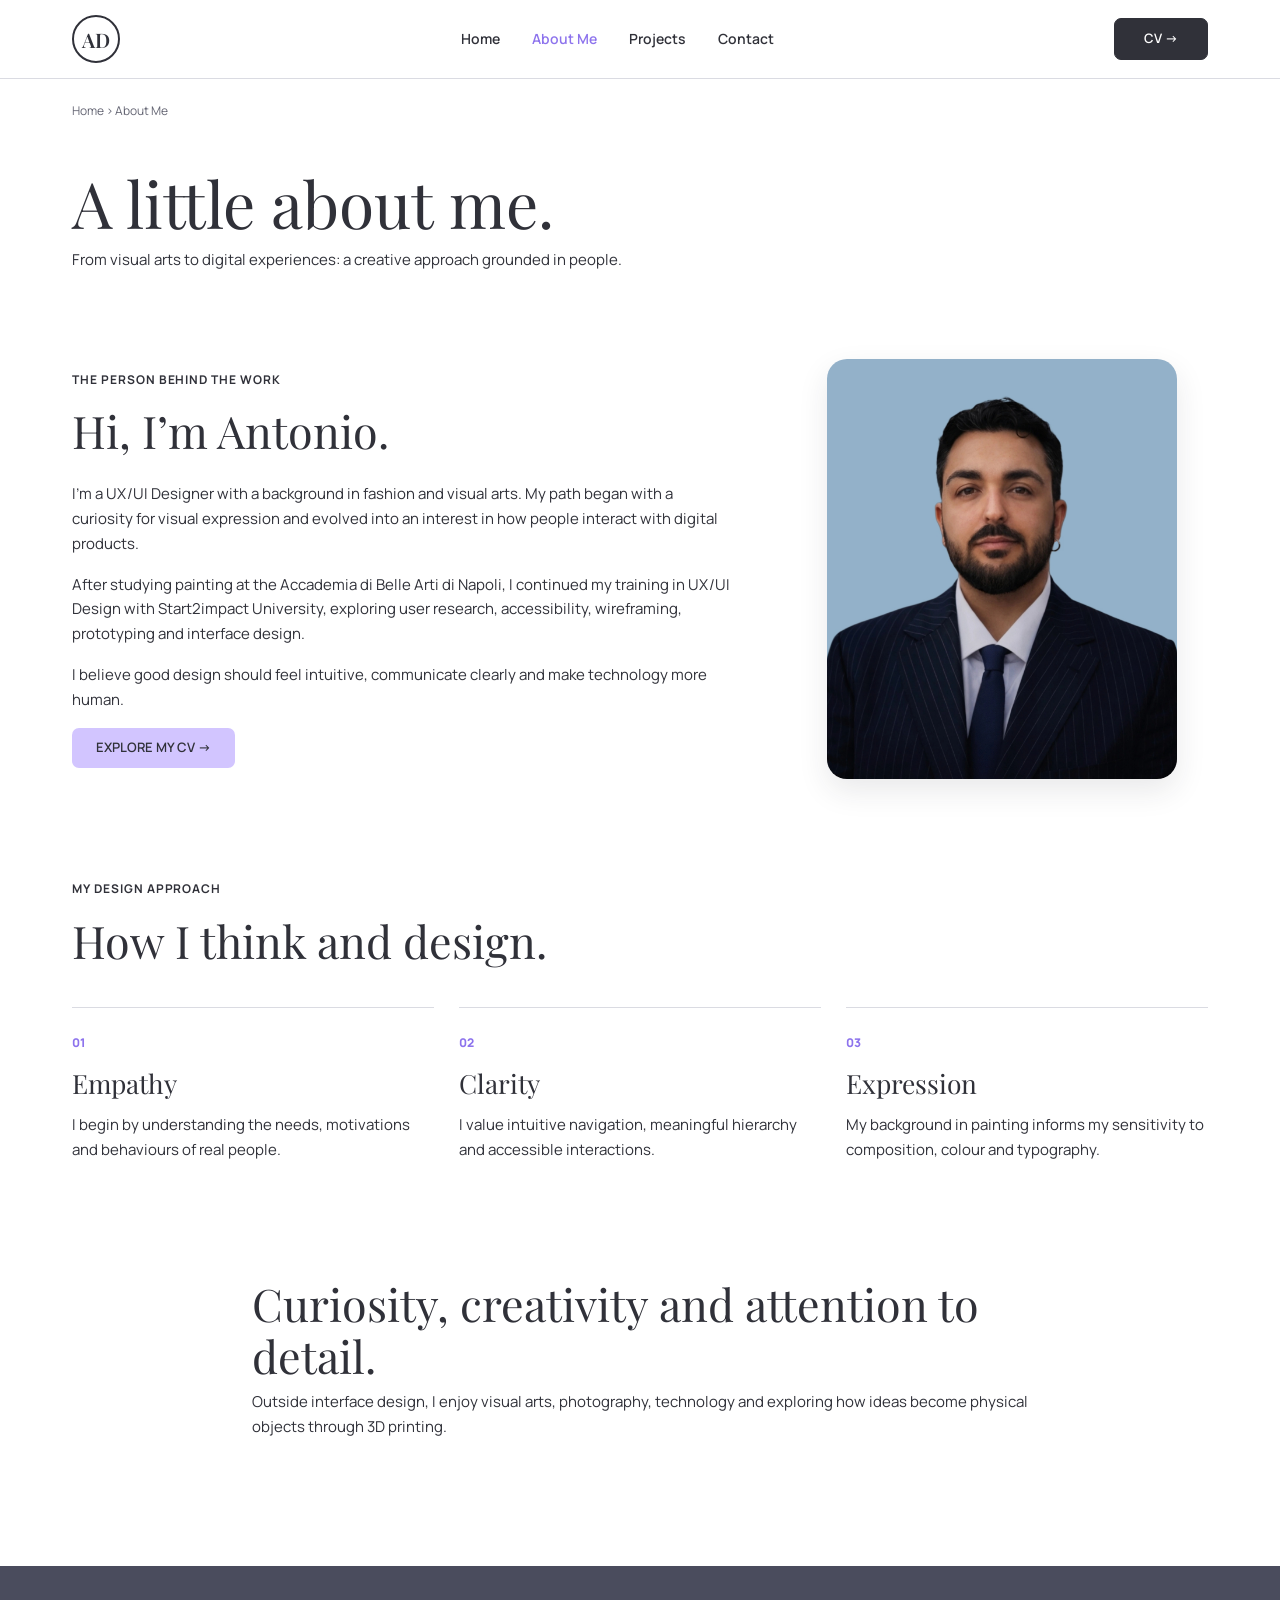
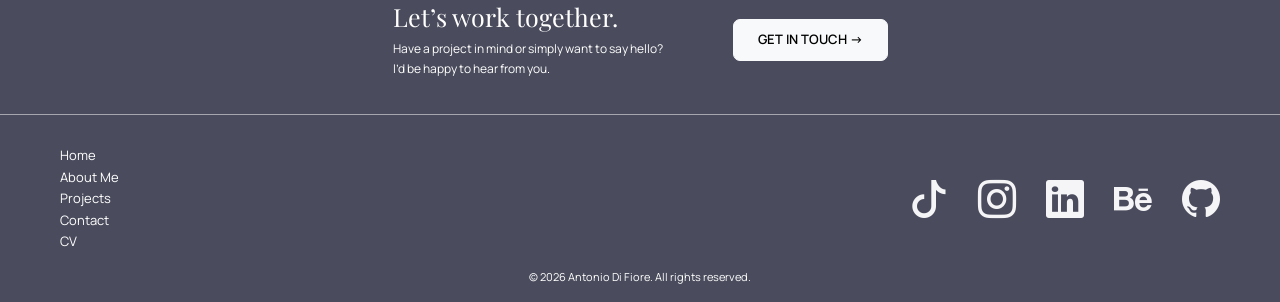
<file: about.html>
<!DOCTYPE html>
<html lang="en">

<head>
    <meta charset="UTF-8">
    <meta name="viewport" content="width=device-width, initial-scale=1">

    <meta name="description"
        content="Learn about Antonio Di Fiore, his background in visual arts and his UX/UI design approach.">

    <!-- Open Graph -->
    <meta property="og:type" content="website">
    <meta property="og:title" content="About Me | Antonio Di Fiore">
    <meta property="og:description"
        content="Learn about Antonio Di Fiore, his background in visual arts and his UX/UI design approach.">
    <meta property="og:image" content="https://antoniodifiore99.github.io/antonio-portfolio/assets/images/social/jugaad-og.jpg">
    
    
    <meta name="twitter:card" content="summary_large_image">
    <meta name="twitter:title" content="About Me | Antonio Di Fiore">
    <meta name="twitter:description" content="Learn about Antonio Di Fiore, his background in visual arts and his UX/UI design approach.">
    <meta name="twitter:image" content="https://antoniodifiore99.github.io/antonio-portfolio/assets/images/social/jugaad-og.jpg">
<meta property="og:url" content="https://antoniodifiore99.github.io/antonio-portfolio/about.html">
<meta property="og:locale" content="en_US">

    <title>About Me | Antonio Di Fiore</title>

    <!-- Favicon -->
    <link rel="icon" type="image/svg+xml"
        href="assets/images/favicon.svg">

    <!-- Google Fonts -->
    <link rel="preconnect"
        href="https://fonts.googleapis.com">

    <link rel="preconnect"
        href="https://fonts.gstatic.com"
        crossorigin>

    <link
        href="https://fonts.googleapis.com/css2?family=Manrope:wght@400;500;600;700;800&family=Playfair+Display:ital,wght@0,400;0,500;0,600;1,400&display=swap"
        rel="stylesheet">

    <!-- Bootstrap CSS -->
    <link
        href="https://cdn.jsdelivr.net/npm/bootstrap@5.3.3/dist/css/bootstrap.min.css"
        rel="stylesheet">

    <!-- Bootstrap Icons -->
    <link
        href="https://cdn.jsdelivr.net/npm/bootstrap-icons@1.11.3/font/bootstrap-icons.min.css"
        rel="stylesheet">

    <!-- Portfolio CSS -->
    <link rel="stylesheet" href="assets/css/style.css">

</head>

<body>

    <!-- HEADER -->
    <header class="site-header sticky-top">

        <nav class="navbar navbar-expand-lg"
            aria-label="Main navigation">

            <div class="container">

                <a class="brand"
                    href="index.html"
                    aria-label="Antonio Di Fiore home">
                    AD
                </a>

                <button
                    class="navbar-toggler"
                    type="button"
                    data-bs-toggle="collapse"
                    data-bs-target="#mainNav"
                    aria-controls="mainNav"
                    aria-expanded="false"
                    aria-label="Toggle navigation">

                    <span class="navbar-toggler-icon"></span>
                </button>

                <div class="collapse navbar-collapse"
                    id="mainNav">

                    <ul class="navbar-nav mx-auto gap-lg-3">

                        <li class="nav-item">
                            <a class="nav-link"
                                href="index.html">
                                Home
                            </a>
                        </li>

                        <li class="nav-item">
                            <a class="nav-link active"
                                href="about.html"
                                aria-current="page">
                                About Me
                            </a>
                        </li>

                        <li class="nav-item">
                            <a class="nav-link"
                                href="projects.html">
                                Projects
                            </a>
                        </li>

                        <li class="nav-item">
                            <a class="nav-link"
                                href="contact.html">
                                Contact
                            </a>
                        </li>

                    </ul>

                    <a class="btn btn-dark btn-small mt-3 mt-lg-0"
                        href="cv.html">
                        CV <span aria-hidden="true">→</span>
                    </a>

                </div>
            </div>
        </nav>
    </header>

    <!-- MAIN CONTENT -->
    <main id="main-content">

        <!-- PAGE INTRO -->
        <section class="container page-intro">

            <p class="breadcrumb-custom">
                <a href="index.html">Home</a> › About Me
            </p>

            <h1>A little about me.</h1>

            <p>
                From visual arts to digital experiences:
                a creative approach grounded in people.
            </p>

        </section>

        <!-- ABOUT ME -->
        <section class="container about-main">

            <div class="about-text">

                <p class="eyebrow">
                    THE PERSON BEHIND THE WORK
                </p>

                <h2>Hi, I’m Antonio.</h2>

                <p>
                    I’m a UX/UI Designer with a background in
                    fashion and visual arts. My path began
                    with a curiosity for visual expression
                    and evolved into an interest in how
                    people interact with digital products.
                </p>

                <p>
                    After studying painting at the
                    Accademia di Belle Arti di Napoli,
                    I continued my training in UX/UI Design
                    with Start2impact University, exploring
                    user research, accessibility,
                    wireframing, prototyping and interface design.
                </p>

                <p>
                    I believe good design should feel intuitive,
                    communicate clearly and make technology
                    more human.
                </p>

                <a class="btn btn-lilac" href="cv.html">
                    EXPLORE MY CV →
                </a>

            </div>

            <!-- PERSONAL PHOTO -->
            <img
                src="assets/images/antonio.jpg"
                alt="Portrait of Antonio Di Fiore"
                class="about-portrait"
                width="350"
                height="420"
                loading="lazy">

        </section>

        <!-- DESIGN APPROACH -->
        <section class="section container">

            <p class="eyebrow">
                MY DESIGN APPROACH
            </p>

            <h2>How I think and design.</h2>

            <div class="feature-grid">

                <div>
                    <span class="feature-num">01</span>
                    <h3>Empathy</h3>
                    <p>
                        I begin by understanding the needs,
                        motivations and behaviours of real people.
                    </p>
                </div>

                <div>
                    <span class="feature-num">02</span>
                    <h3>Clarity</h3>
                    <p>
                        I value intuitive navigation,
                        meaningful hierarchy and accessible interactions.
                    </p>
                </div>

                <div>
                    <span class="feature-num">03</span>
                    <h3>Expression</h3>
                    <p>
                        My background in painting informs my
                        sensitivity to composition, colour and typography.
                    </p>
                </div>

            </div>
        </section>

        <!-- PERSONAL INTERESTS -->
        <section class="container about-bottom">

            <h2>
                Curiosity, creativity and attention to detail.
            </h2>

            <p>
                Outside interface design, I enjoy visual arts,
                photography, technology and exploring how ideas
                become physical objects through 3D printing.
            </p>

        </section>

    </main>

    <!-- FOOTER CTA -->
    <section class="footer-cta">

        <div class="container cta-inner">

            <div>
                <h2>Let’s work together.</h2>

                <p>
                    Have a project in mind or simply want to say hello?
                    <br>
                    I’d be happy to hear from you.
                </p>
            </div>

            <a class="btn btn-light" href="contact.html">
                GET IN TOUCH →
            </a>

        </div>
    </section>

    <!-- FOOTER COMPACT -->
    <footer class="site-footer">

        <div class="container footer-inner">

            <!-- Footer Navigation -->
            <nav aria-label="Footer navigation">

                <a href="index.html">Home</a>
                <a href="about.html">About Me</a>
                <a href="projects.html">Projects</a>
                <a href="contact.html">Contact</a>
                <a href="cv.html">CV</a>

            </nav>

           
<!-- SOCIAL LINKS -->
<div class="social-links">

    <!-- TikTok -->
    <a href="https://www.tiktok.com/@jugaad.project"
       target="_blank"
       rel="noopener noreferrer"
       aria-label="TikTok"
       title="TikTok">
        <i class="bi bi-tiktok" aria-hidden="true"></i>
    </a>

    <!-- Instagram -->
    <a href="https://www.instagram.com/jugaad.project_/"
       target="_blank"
       rel="noopener noreferrer"
       aria-label="Instagram"
       title="Instagram">
        <i class="bi bi-instagram" aria-hidden="true"></i>
    </a>

    <!-- LinkedIn -->
    <a href="https://www.linkedin.com/in/antonio-di-fiore-87a73a230/"
       target="_blank"
       rel="noopener noreferrer"
       aria-label="LinkedIn"
       title="LinkedIn">
        <i class="bi bi-linkedin" aria-hidden="true"></i>
    </a>

    <!-- Behance -->
    <a href="https://www.behance.net/antoniodifiore1"
       target="_blank"
       rel="noopener noreferrer"
       aria-label="Behance"
       title="Behance">
        <i class="bi bi-behance" aria-hidden="true"></i>
    </a>

    <!-- GitHub -->
    <a href="https://github.com/Antoniodifiore99"
       target="_blank"
       rel="noopener noreferrer"
       aria-label="GitHub"
       title="GitHub">
        <i class="bi bi-github" aria-hidden="true"></i>
    </a>

</div>

</div>

        <p class="copyright">
            © 2026 Antonio Di Fiore. All rights reserved.
        </p>

    </footer>

    <!-- Bootstrap JS -->
    <script
        src="https://cdn.jsdelivr.net/npm/bootstrap@5.3.3/dist/js/bootstrap.bundle.min.js">
    </script>

</body>
</html>
</file>
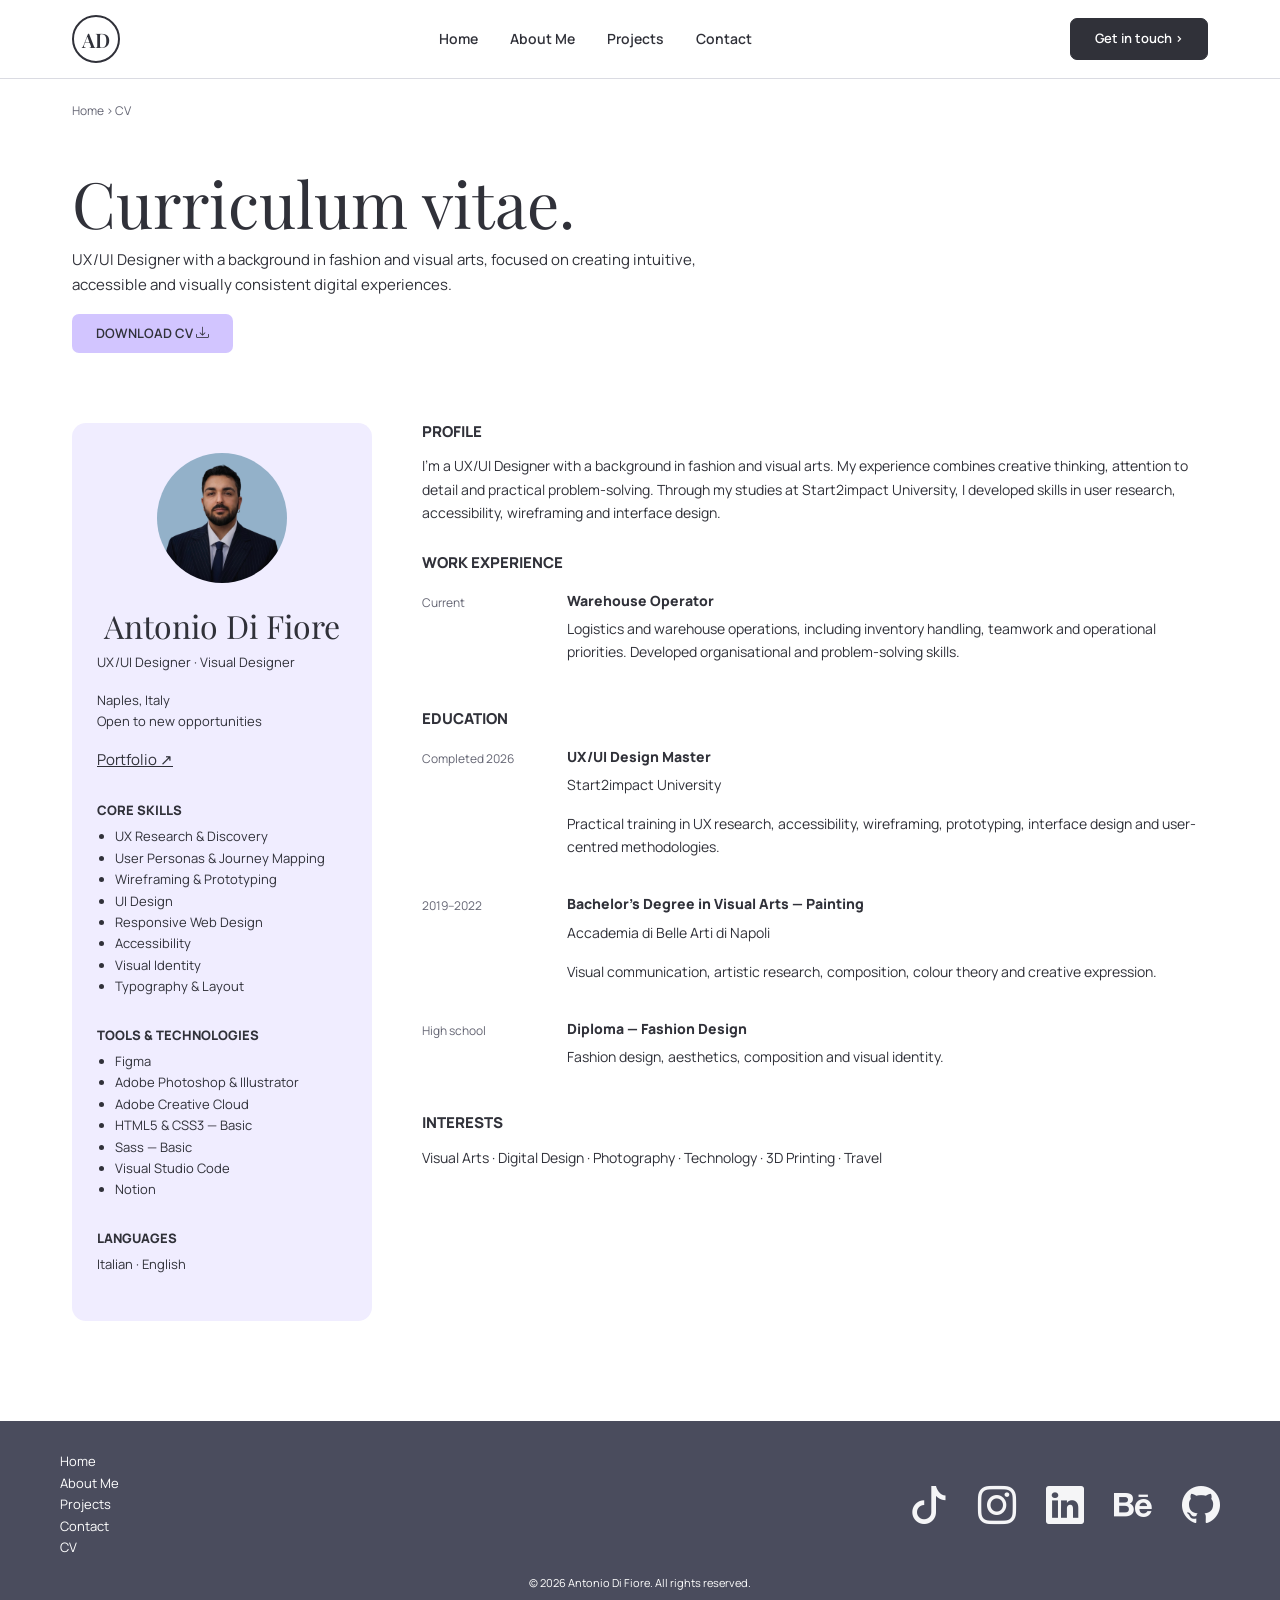
<file: cv.html>
<!DOCTYPE html>
<html lang="en">

<head>
    <meta charset="UTF-8">
    <meta name="viewport" content="width=device-width, initial-scale=1">

    <meta name="description"
        content="HTML curriculum vitae of Antonio Di Fiore, UX/UI and visual designer.">

    <!-- Open Graph -->
    <meta property="og:type" content="website">
    <meta property="og:title" content="Curriculum Vitae | Antonio Di Fiore">
    <meta property="og:description"
        content="HTML curriculum vitae of Antonio Di Fiore, UX/UI and visual designer.">
    <meta property="og:image" content="https://antoniodifiore99.github.io/antonio-portfolio/assets/images/social/jugaad-og.jpg">
    
    
    <meta name="twitter:card" content="summary_large_image">
    <meta name="twitter:title" content="Curriculum Vitae | Antonio Di Fiore">
    <meta name="twitter:description" content="HTML curriculum vitae of Antonio Di Fiore, UX/UI and visual designer.">
    <meta name="twitter:image" content="https://antoniodifiore99.github.io/antonio-portfolio/assets/images/social/jugaad-og.jpg">
<meta property="og:url" content="https://antoniodifiore99.github.io/antonio-portfolio/cv.html">
<meta property="og:locale" content="en_US">

    <title>Curriculum Vitae | Antonio Di Fiore</title>

    <!-- Favicon -->
    <link rel="icon" type="image/svg+xml"
        href="assets/images/favicon.svg">

    <!-- Google Fonts -->
    <link rel="preconnect" href="https://fonts.googleapis.com">
    <link rel="preconnect" href="https://fonts.gstatic.com" crossorigin>

    <link
        href="https://fonts.googleapis.com/css2?family=Manrope:wght@400;500;600;700;800&family=Playfair+Display:ital,wght@0,400;0,500;0,600;1,400&display=swap"
        rel="stylesheet">

    <!-- Bootstrap CSS -->
    <link
        href="https://cdn.jsdelivr.net/npm/bootstrap@5.3.3/dist/css/bootstrap.min.css"
        rel="stylesheet">

    <!-- Bootstrap Icons -->
    <link
        href="https://cdn.jsdelivr.net/npm/bootstrap-icons@1.11.3/font/bootstrap-icons.min.css"
        rel="stylesheet">

    <!-- Portfolio CSS -->
    <link rel="stylesheet" href="assets/css/style.css">
</head>

<body>

    <!-- HEADER -->
    <header class="site-header sticky-top">

        <nav class="navbar navbar-expand-lg"
            aria-label="Main navigation">

            <div class="container">

                <a class="brand"
                   href="index.html"
                   aria-label="Antonio Di Fiore home">
                    AD
                </a>

                <button
                    class="navbar-toggler"
                    type="button"
                    data-bs-toggle="collapse"
                    data-bs-target="#mainNav"
                    aria-controls="mainNav"
                    aria-expanded="false"
                    aria-label="Toggle navigation">
                    <span class="navbar-toggler-icon"></span>
                </button>

                <div class="collapse navbar-collapse"
                     id="mainNav">

                    <ul class="navbar-nav mx-auto gap-lg-3">

                        <li class="nav-item">
                            <a class="nav-link" href="index.html">
                                Home
                            </a>
                        </li>

                        <li class="nav-item">
                            <a class="nav-link" href="about.html">
                                About Me
                            </a>
                        </li>

                        <li class="nav-item">
                            <a class="nav-link" href="projects.html">
                                Projects
                            </a>
                        </li>

                        <li class="nav-item">
                            <a class="nav-link" href="contact.html">
                                Contact
                            </a>
                        </li>

                    </ul>

                    
<a href="contact.html"
   class="btn btn-dark btn-small mt-3 mt-lg-0">
    Get in touch <span aria-hidden="true">›</span>
</a>


                </div>
            </div>
        </nav>
    </header>

    <!-- MAIN -->
    <main id="main-content">

        <!-- PAGE INTRO -->
        <section class="container page-intro">

            <p class="breadcrumb-custom">
                <a href="index.html">Home</a> › CV
            </p>

            <h1>Curriculum vitae.</h1>

            <p>
                UX/UI Designer with a background in fashion
                and visual arts, focused on creating intuitive,
                accessible and visually consistent digital experiences.
            </p>

          

<a
    href="assets/pdf/antonio-di-fiore-cv.pdf"
    download="Antonio_Di_Fiore_CV.pdf"
    class="btn btn-lilac"
    type="application/pdf"
    aria-label="Download Antonio Di Fiore curriculum vitae in PDF">
    DOWNLOAD CV <i class="bi bi-download" aria-hidden="true"></i>
</a>



        </section>

        <!-- CV CONTENT -->
        <section class="container cv-layout" id="cv-content">

            <!-- SIDEBAR -->
            <aside class="cv-sidebar">

                <!-- Profile Photo -->
                <img
                    src="assets/images/antonio.jpg"
                    alt="Portrait of Antonio Di Fiore"
                    class="cv-avatar-photo"
                    width="130"
                    height="130">

                <h2>Antonio Di Fiore</h2>

                <p>UX/UI Designer · Visual Designer</p>

                <p>
                    Naples, Italy
                    <br>
                    Open to new opportunities
                </p>

                <a href="index.html">Portfolio ↗</a>

                <h3>CORE SKILLS</h3>

                <ul>
                    <li>UX Research &amp; Discovery</li>
                    <li>User Personas &amp; Journey Mapping</li>
                    <li>Wireframing &amp; Prototyping</li>
                    <li>UI Design</li>
                    <li>Responsive Web Design</li>
                    <li>Accessibility</li>
                    <li>Visual Identity</li>
                    <li>Typography &amp; Layout</li>
                </ul>

                <h3>TOOLS &amp; TECHNOLOGIES</h3>

                <ul>
                    <li>Figma</li>
                    <li>Adobe Photoshop &amp; Illustrator</li>
                    <li>Adobe Creative Cloud</li>
                    <li>HTML5 &amp; CSS3 — Basic</li>
                    <li>Sass — Basic</li>
                    <li>Visual Studio Code</li>
                    <li>Notion</li>
                </ul>

                <h3>LANGUAGES</h3>
                <p>Italian · English</p>

            </aside>

            <!-- CV MAIN CONTENT -->
            <div class="cv-main">

                <!-- PROFILE -->
                <section>
                    <h2>PROFILE</h2>

                    <p>
                        I’m a UX/UI Designer with a background in
                        fashion and visual arts. My experience combines
                        creative thinking, attention to detail and
                        practical problem-solving. Through my studies
                        at Start2impact University, I developed skills
                        in user research, accessibility, wireframing
                        and interface design.
                    </p>
                </section>

                <!-- WORK EXPERIENCE -->
                <section>
                    <h2>WORK EXPERIENCE</h2>

                    <div class="cv-entry">

                        <span>Current</span>

                        <div>
                            <h3>Warehouse Operator</h3>

                            <p>
                                Logistics and warehouse operations,
                                including inventory handling, teamwork
                                and operational priorities. Developed
                                organisational and problem-solving skills.
                            </p>
                        </div>

                    </div>
                </section>

                <!-- EDUCATION -->
                <section>
                    <h2>EDUCATION</h2>

                    <div class="cv-entry">

                        <span>Completed 2026</span>

                        <div>
                            <h3>UX/UI Design Master</h3>
                            <p>Start2impact University</p>

                            <p>
                                Practical training in UX research,
                                accessibility, wireframing, prototyping,
                                interface design and user-centred
                                methodologies.
                            </p>
                        </div>

                    </div>

                    <div class="cv-entry">

                        <span>2019–2022</span>

                        <div>
                            <h3>Bachelor’s Degree in Visual Arts — Painting</h3>
                            <p>Accademia di Belle Arti di Napoli</p>

                            <p>
                                Visual communication, artistic research,
                                composition, colour theory and creative
                                expression.
                            </p>
                        </div>

                    </div>

                    <div class="cv-entry">

                        <span>High school</span>

                        <div>
                            <h3>Diploma — Fashion Design</h3>

                            <p>
                                Fashion design, aesthetics, composition
                                and visual identity.
                            </p>
                        </div>

                    </div>
                </section>

                <!-- INTERESTS -->
                <section>
                    <h2>INTERESTS</h2>

                    <p>
                        Visual Arts · Digital Design · Photography ·
                        Technology · 3D Printing · Travel
                    </p>
                </section>

            </div>
        </section>

    </main>

    <!-- FOOTER LARGE -->
    <footer class="site-footer footer-large">

        <div class="container footer-inner">

            <!-- Footer Navigation -->
            <nav aria-label="Footer navigation">

                <a href="index.html">Home</a>
                <a href="about.html">About Me</a>
                <a href="projects.html">Projects</a>
                <a href="contact.html">Contact</a>
                <a href="cv.html">CV</a>

            </nav>

           
<!-- SOCIAL LINKS -->
<div class="social-links">

    <!-- TikTok -->
    <a href="https://www.tiktok.com/@jugaad.project"
       target="_blank"
       rel="noopener noreferrer"
       aria-label="TikTok"
       title="TikTok">
        <i class="bi bi-tiktok" aria-hidden="true"></i>
    </a>

    <!-- Instagram -->
    <a href="https://www.instagram.com/jugaad.project_/"
       target="_blank"
       rel="noopener noreferrer"
       aria-label="Instagram"
       title="Instagram">
        <i class="bi bi-instagram" aria-hidden="true"></i>
    </a>

    <!-- LinkedIn -->
    <a href="https://www.linkedin.com/in/antonio-di-fiore-87a73a230/"
       target="_blank"
       rel="noopener noreferrer"
       aria-label="LinkedIn"
       title="LinkedIn">
        <i class="bi bi-linkedin" aria-hidden="true"></i>
    </a>

    <!-- Behance -->
    <a href="https://www.behance.net/antoniodifiore1"
       target="_blank"
       rel="noopener noreferrer"
       aria-label="Behance"
       title="Behance">
        <i class="bi bi-behance" aria-hidden="true"></i>
    </a>

    <!-- GitHub -->
    <a href="https://github.com/Antoniodifiore99"
       target="_blank"
       rel="noopener noreferrer"
       aria-label="GitHub"
       title="GitHub">
        <i class="bi bi-github" aria-hidden="true"></i>
    </a>

</div>


        </div>

        <p class="copyright">
            © 2026 Antonio Di Fiore. All rights reserved.
        </p>

    </footer>

    <!-- Bootstrap JS -->
    <script
        src="https://cdn.jsdelivr.net/npm/bootstrap@5.3.3/dist/js/bootstrap.bundle.min.js">
    </script>

</body>
</html>
</file>
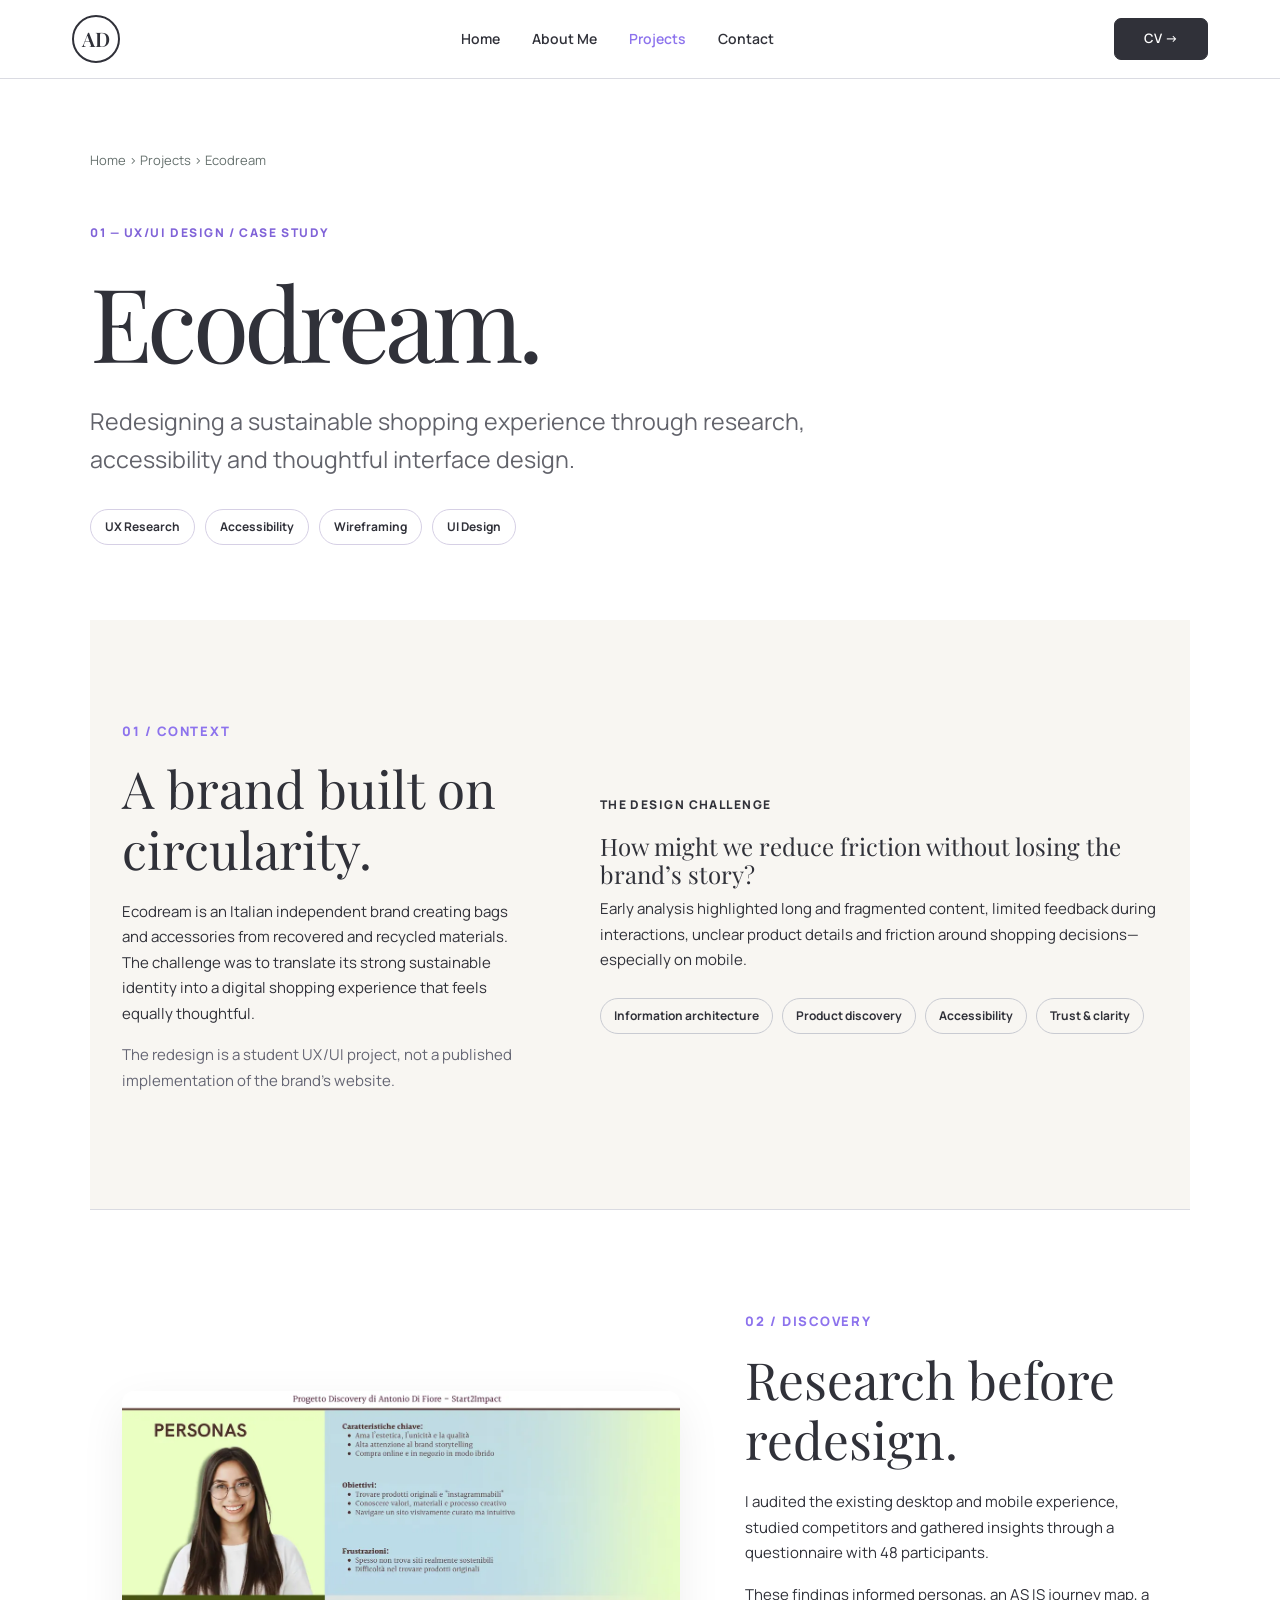
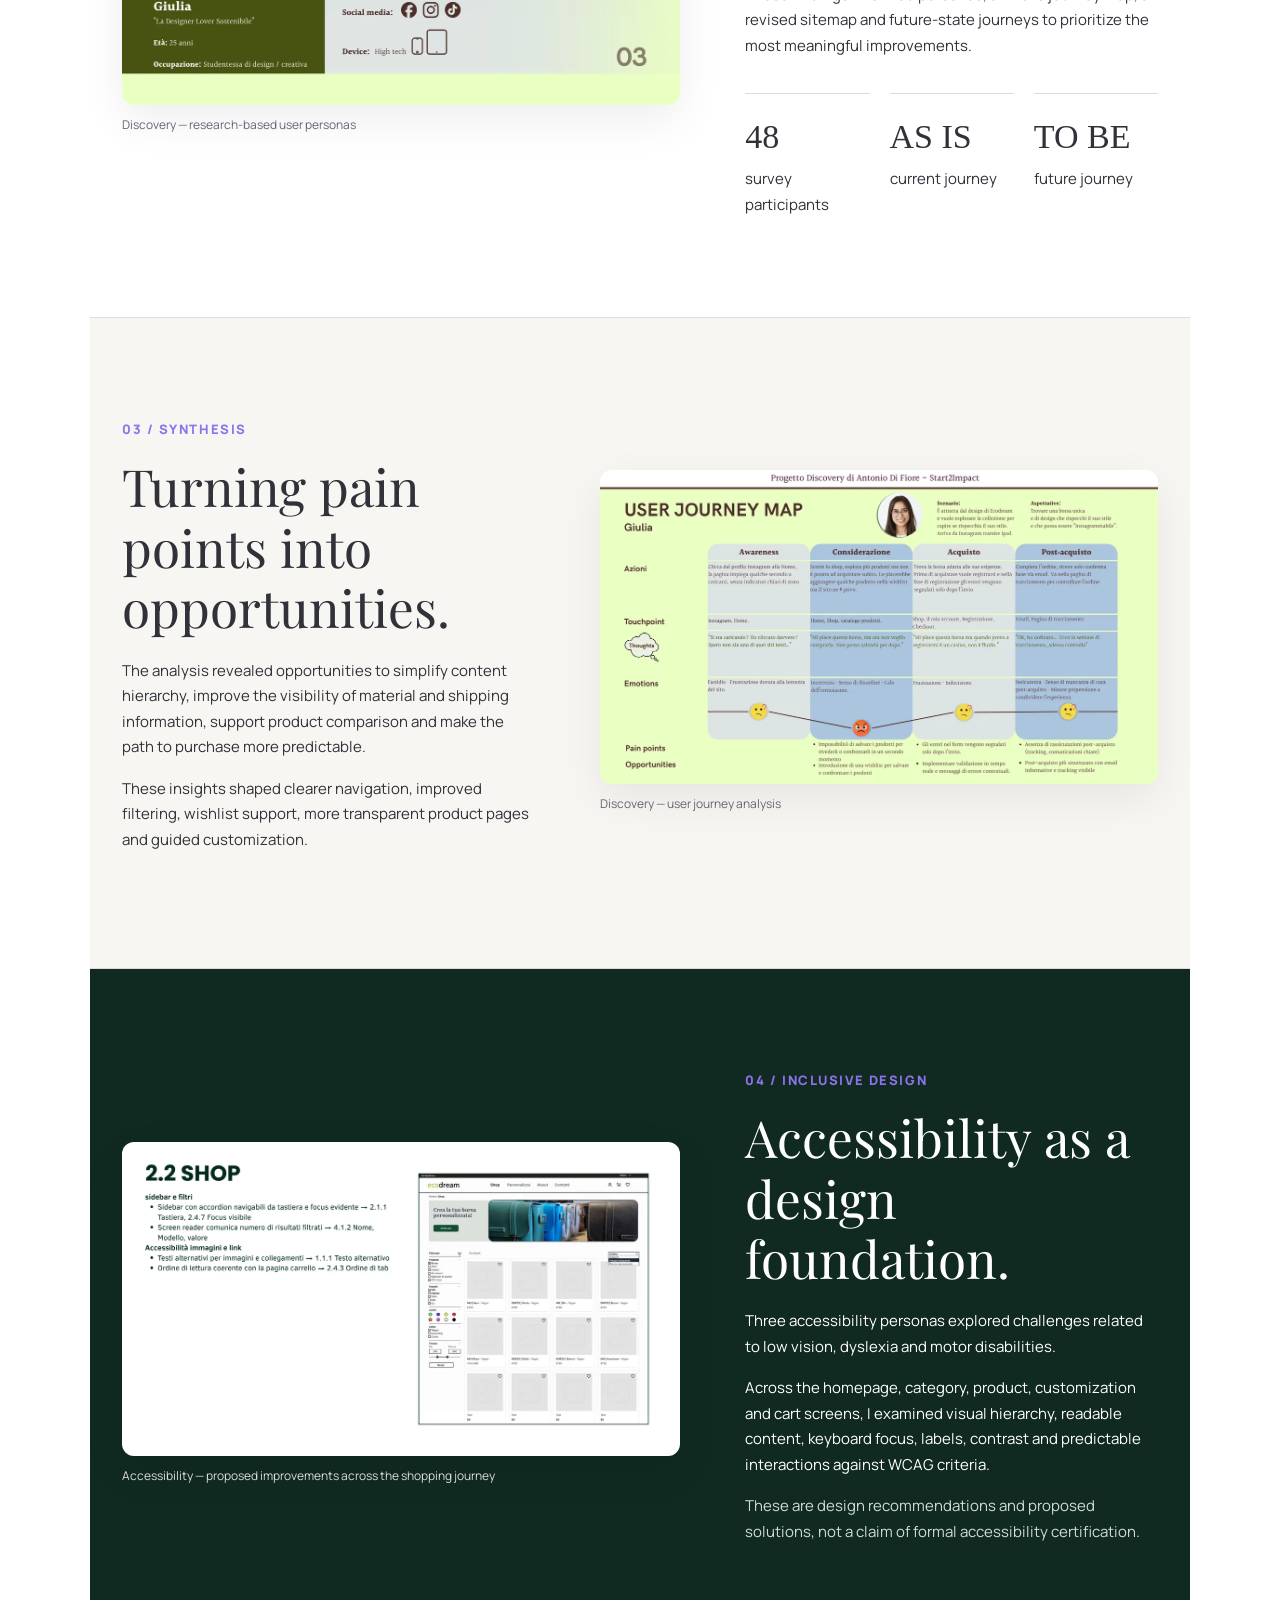
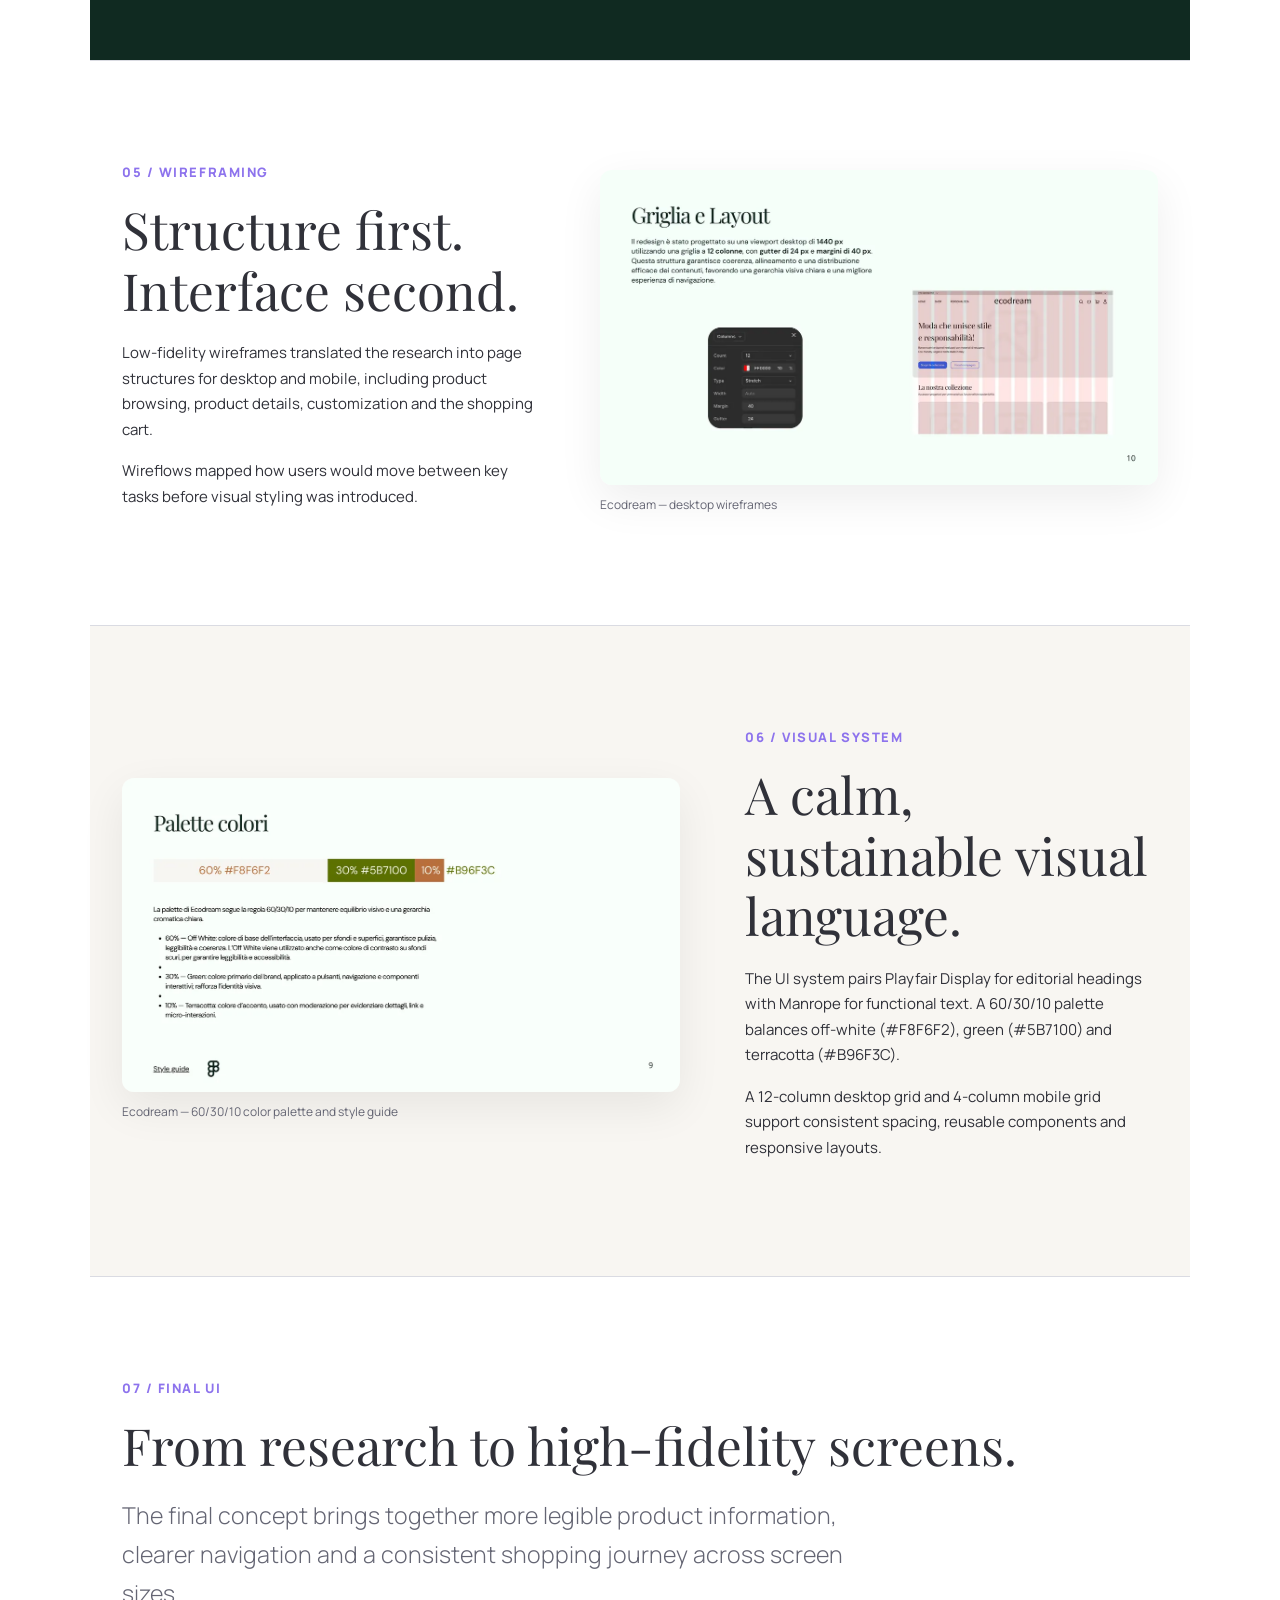
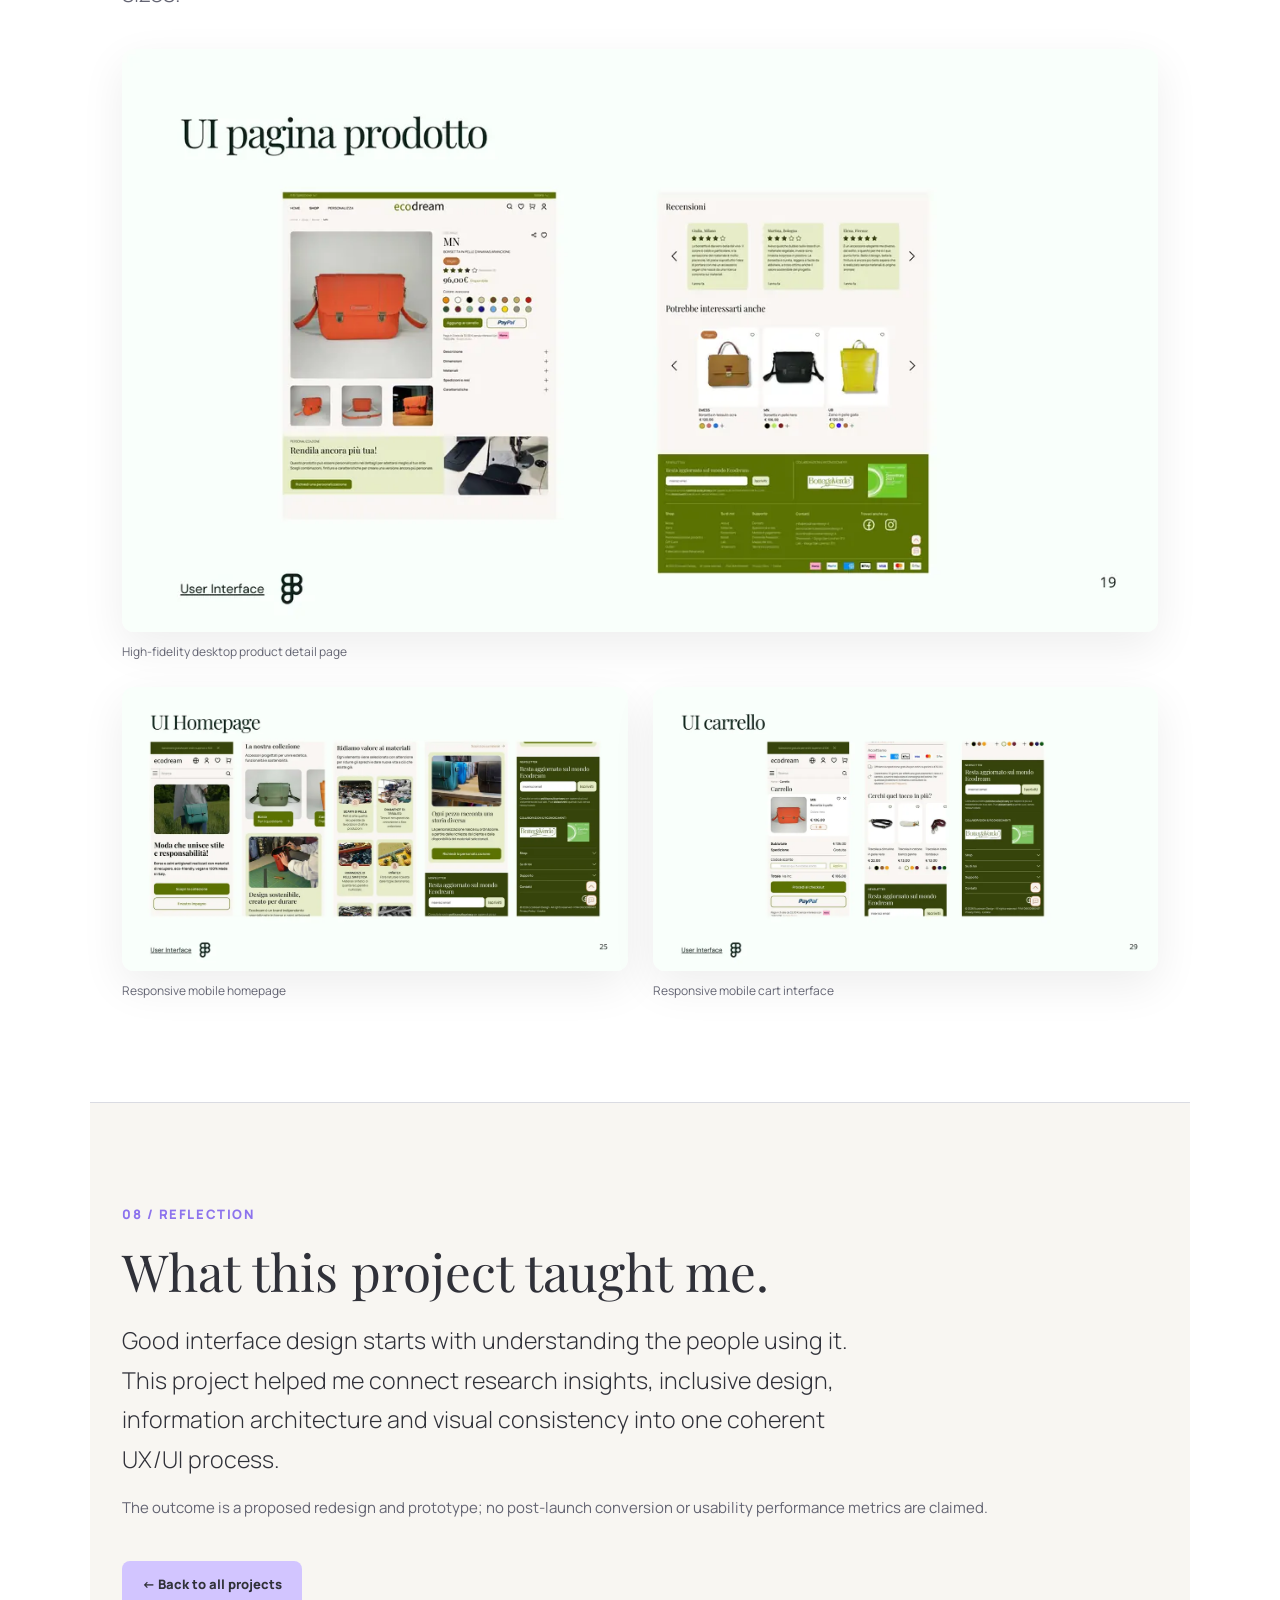
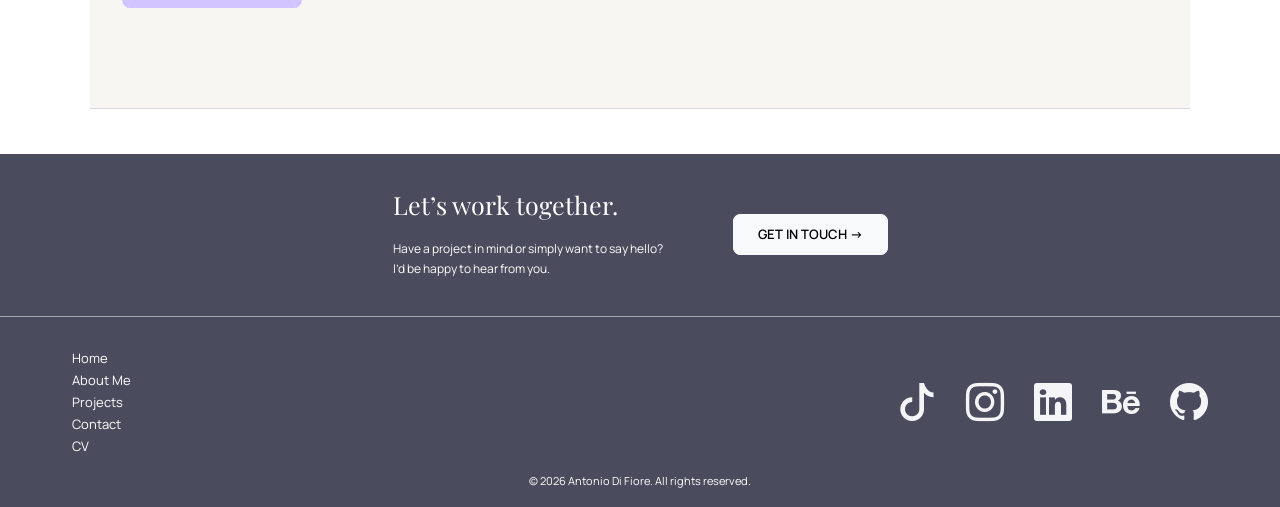
<file: ecodream.html>
<!DOCTYPE html>

<html lang="en"><head><link href="https://cdn.jsdelivr.net/npm/bootstrap-icons@1.11.3/font/bootstrap-icons.min.css" rel="stylesheet"/><link href="https://cdn.jsdelivr.net/npm/bootstrap@5.3.3/dist/css/bootstrap.min.css" rel="stylesheet"/><link href="assets/scss/style.css" rel="stylesheet"/><meta charset="utf-8"/><meta content="width=device-width, initial-scale=1" name="viewport"/><title>Ecodream — UX/UI Case Study | Antonio Di Fiore</title><meta content="Ecodream UX/UI redesign case study by Antonio Di Fiore: research, accessibility, wireframes, and responsive interface design." name="description"/><link href="https://fonts.googleapis.com" rel="preconnect"/><link crossorigin="" href="https://fonts.gstatic.com" rel="preconnect"/><link href="https://fonts.googleapis.com/css2?family=Manrope:wght@400;500;600;700;800&amp;family=Playfair+Display:wght@400;500&amp;display=swap" rel="stylesheet"/><style>
:root{--ink:#303139;--muted:#646573;--lilac:#d2c5ff;--line:#dadbe2;--green:#5b7100}*{box-sizing:border-box}html{scroll-behavior:smooth}body{margin:0;color:var(--ink);font-family:Manrope,Arial,sans-serif;line-height:1.7}a{color:inherit}h1,h2,h3{font-family:'Playfair Display',Georgia,serif;font-weight:400;line-height:1.18}h1{font-size:clamp(3.3rem,7vw,6.5rem);margin:15px 0 22px}h2{font-size:clamp(2.2rem,4vw,3.8rem);margin:0 0 20px}h3{font-size:1.5rem}.container{width:min(1100px,calc(100% - 40px));margin:auto}.nav{border-bottom:1px solid var(--line);position:sticky;top:0;background:#ffffffed;backdrop-filter:blur(10px);z-index:10}.nav-inner{display:flex;justify-content:space-between;align-items:center;min-height:76px;gap:20px}.brand{display:grid;place-items:center;border:2px solid var(--ink);border-radius:50%;width:47px;height:47px;text-decoration:none;font-family:Georgia,serif;font-size:18px}.navlinks{display:flex;gap:28px;flex-wrap:wrap}.navlinks a{text-decoration:none;font-weight:700;font-size:13px}.navlinks a:hover{color:#8d73ed}.eyebrow{text-transform:uppercase;letter-spacing:.12em;font-size:12px;font-weight:800}.muted{color:var(--muted)}.intro{padding:70px 0 45px}.lead{font-size:clamp(1.1rem,2vw,1.45rem);max-width:760px}.meta{display:flex;gap:40px;flex-wrap:wrap;margin:45px 0 15px;padding-top:25px;border-top:1px solid var(--line)}.meta strong{display:block;font-size:12px;text-transform:uppercase;letter-spacing:.07em}.hero-image{width:100%;display:block;border-radius:16px;max-height:700px;object-fit:contain;background:#f2f6ef}.section{padding:100px 0;border-bottom:1px solid var(--line)}.section.soft{background:#f8f6f2}.section.green{background:#102a21;color:#fff}.section.green .muted{color:#d0ddd4}.split{display:grid;grid-template-columns:.85fr 1.15fr;gap:65px;align-items:center}.split.reverse{grid-template-columns:1.15fr .85fr}.figure{margin:0}.figure img{display:block;width:100%;height:auto;border-radius:12px;box-shadow:0 15px 45px #00000012}.figure figcaption{font-size:12px;color:var(--muted);margin-top:10px}.green .figure figcaption{color:#ddd}.number{color:#8d73ed;font-size:13px;font-weight:800;letter-spacing:.12em}.tags{display:flex;flex-wrap:wrap;gap:9px;margin-top:25px}.tags span{border:1px solid #c9cbd2;border-radius:100px;padding:7px 13px;font-size:12px;font-weight:700}.stats{display:grid;grid-template-columns:repeat(3,1fr);gap:20px;margin-top:35px}.stat{border-top:1px solid var(--line);padding-top:14px}.stat strong{display:block;font-family:Georgia,serif;font-size:34px;font-weight:400}.gallery{display:grid;grid-template-columns:repeat(2,1fr);gap:25px;margin-top:35px}.gallery .figure:first-child{grid-column:1/-1}.footer{background:#4a4c5d;color:white;padding:55px 0}.footer a{color:white}.footer .container{display:flex;justify-content:space-between;gap:30px;flex-wrap:wrap}.back{display:inline-flex;margin-top:25px;background:var(--lilac);padding:12px 20px;border-radius:8px;text-decoration:none;font-size:13px;font-weight:800}.skip{position:absolute;left:-9999px}.skip:focus{left:10px;top:10px;z-index:100;background:white;padding:10px}@media(max-width:760px){.nav-inner{min-height:68px}.navlinks{gap:12px}.navlinks a{font-size:11px}.intro{padding:45px 0 25px}.section{padding:60px 0}.split,.split.reverse{grid-template-columns:1fr;gap:25px}.stats{grid-template-columns:1fr}.gallery{grid-template-columns:1fr}.gallery .figure:first-child{grid-column:auto}.meta{gap:20px}}
</style><style>/* Shared navigation compatibility */
.site-header .navbar .container{max-width:1160px;width:100%;margin-inline:auto;padding-inline:12px}
.site-header .brand{display:inline-flex;font-family:"Playfair Display",serif;font-weight:600;font-size:20px;width:48px;height:48px;border:2px solid #303139}
.site-header .navbar{min-height:78px}
.site-header .navbar-nav{flex-wrap:nowrap}
.site-header .nav-link{font-family:Manrope,sans-serif;font-size:14px;font-weight:600}


@media(max-width:991px){.site-header .navbar-collapse{padding:20px 0}}
</style><style>/* Shared footer containers: follow LookBook/Bootstrap sizing */
.footer-cta > .container, .site-footer > .container {width:100%;max-width:1160px;padding-left:12px;padding-right:12px;margin-left:auto;margin-right:auto}
</style><link href="https://antoniodifiore99.github.io/antonio-portfolio/ecodream.html" rel="canonical"/><meta content="website" property="og:type"/><meta content="en_US" property="og:locale"/><meta content="Ecodream — UX/UI Case Study | Antonio Di Fiore" property="og:title"/><meta content="Ecodream: ricerca UX, accessibilità, wireframe e design responsive per un e-commerce sostenibile." property="og:description"/><meta content="https://antoniodifiore99.github.io/antonio-portfolio/ecodream.html" property="og:url"/><meta content="https://antoniodifiore99.github.io/antonio-portfolio/assets/images/social/ecodream-og.jpg" property="og:image"/><meta content="1200" property="og:image:width"/><meta content="630" property="og:image:height"/><meta content="summary_large_image" name="twitter:card"/><meta content="Ecodream — UX/UI Case Study | Antonio Di Fiore" name="twitter:title"/><meta content="Ecodream: ricerca UX, accessibilità, wireframe e design responsive per un e-commerce sostenibile." name="twitter:description"/><meta content="https://antoniodifiore99.github.io/antonio-portfolio/assets/images/social/ecodream-og.jpg" name="twitter:image"/><style>
/* Ecodream case study hero: consistent hierarchy with LookBook and Orizon */
.ecodream-project-hero{padding:20px 0 75px}
.ecodream-project-kicker{margin:0 0 22px;color:#8063d8;font-size:12px;font-weight:800;letter-spacing:.13em;text-transform:uppercase}
.ecodream-project-hero h1{margin:0 0 24px;font-family:'Playfair Display',Georgia,serif;font-size:clamp(3.8rem,8vw,7rem);line-height:1.1;letter-spacing:-.045em;color:#303139}
.ecodream-project-description{max-width:790px;margin:0;color:#62636b;font-size:clamp(1.1rem,2vw,1.45rem);line-height:1.65}
.ecodream-project-tags{display:flex;flex-wrap:wrap;gap:10px;margin-top:30px}
.ecodream-project-tags span{border:1px solid #d6d0e5;border-radius:100px;padding:7px 14px;font-size:12px;font-weight:700}
@media(max-width:767px){.ecodream-project-hero{padding:12px 0 48px}.ecodream-project-hero h1{font-size:clamp(3.4rem,15vw,5rem)}}
</style></head><body>
<a class="skip" href="#main-content">Skip to content</a><header class="site-header sticky-top">
<nav aria-label="Main navigation" class="navbar navbar-expand-lg">
<div class="container">
<a aria-label="Antonio Di Fiore home" class="brand" href="index.html">
                    AD
                </a>
<button aria-controls="mainNav" aria-expanded="false" aria-label="Toggle navigation" class="navbar-toggler" data-bs-target="#mainNav" data-bs-toggle="collapse" type="button">
<span class="navbar-toggler-icon"></span>
</button>
<div class="collapse navbar-collapse" id="mainNav">
<ul class="navbar-nav mx-auto gap-lg-3">
<li class="nav-item">
<a class="nav-link" href="index.html">
  Home
</a>
</li>
<li class="nav-item">
<a class="nav-link" href="about.html">
                                About Me
                            </a>
</li>
<li class="nav-item">
<a class="nav-link active" aria-current="page" href="projects.html">
  Projects
</a>
</li>
<li class="nav-item">
<a class="nav-link" href="contact.html">
                                Contact
                            </a>
</li>
</ul>
<a class="btn btn-dark btn-small mt-3 mt-lg-0" href="cv.html">
                        CV <span aria-hidden="true">→</span>
</a>
</div>
</div>
</nav>
</header>

<main id="main-content">
  <section class="container intro">
    <nav aria-label="Breadcrumb" style="margin-bottom: 32px; font-size: 13px; color: #66716e;">
      <a href="index.html" style="color: inherit; text-decoration: none;">Home</a>
      <span aria-hidden="true"> › </span>
      <a href="projects.html" style="color: inherit; text-decoration: none;">Projects</a>
      <span aria-hidden="true"> › </span>
      <span aria-current="page">Ecodream</span>
    </nav>
<div class="ecodream-project-hero">
  <p class="ecodream-project-kicker">01 — UX/UI DESIGN / CASE STUDY</p>
  <h1>Ecodream.</h1>
  <p class="ecodream-project-description">Redesigning a sustainable shopping experience through research, accessibility and thoughtful interface design.</p>
  <div class="ecodream-project-tags" aria-label="Project disciplines"><span>UX Research</span><span>Accessibility</span><span>Wireframing</span><span>UI Design</span></div>
</div>
<section class="section soft"><div class="container split"><div><p class="number">01 / CONTEXT</p><h2>A brand built on circularity.</h2><p>Ecodream is an Italian independent brand creating bags and accessories from recovered and recycled materials. The challenge was to translate its strong sustainable identity into a digital shopping experience that feels equally thoughtful.</p><p class="muted">The redesign is a student UX/UI project, not a published implementation of the brand’s website.</p></div><div><p class="eyebrow">The design challenge</p><h3>How might we reduce friction without losing the brand’s story?</h3><p>Early analysis highlighted long and fragmented content, limited feedback during interactions, unclear product details and friction around shopping decisions—especially on mobile.</p><div class="tags"><span>Information architecture</span><span>Product discovery</span><span>Accessibility</span><span>Trust &amp; clarity</span></div></div></div></section>
<section class="section"><div class="container split reverse"><div><figure class="figure"><img alt="Discovery — research-based user personas" decoding="async" height="1620" loading="lazy" sizes="(max-width: 767px) 100vw, (max-width: 1200px) 90vw, 1100px" src="assets/images/ecodream/personas.webp" srcset="assets/images/ecodream/personas-720.webp 720w, assets/images/ecodream/personas-1200.webp 1200w, assets/images/ecodream/personas.webp 2880w" width="2880"/><figcaption>Discovery — research-based user personas</figcaption></figure></div><div><p class="number">02 / DISCOVERY</p><h2>Research before redesign.</h2><p>I audited the existing desktop and mobile experience, studied competitors and gathered insights through a questionnaire with 48 participants.</p><p>These findings informed personas, an AS IS journey map, a revised sitemap and future-state journeys to prioritize the most meaningful improvements.</p><div class="stats"><div class="stat"><strong>48</strong>survey participants</div><div class="stat"><strong>AS IS</strong>current journey</div><div class="stat"><strong>TO BE</strong>future journey</div></div></div></div></section>
<section class="section soft"><div class="container split"><div><p class="number">03 / SYNTHESIS</p><h2>Turning pain points into opportunities.</h2><p>The analysis revealed opportunities to simplify content hierarchy, improve the visibility of material and shipping information, support product comparison and make the path to purchase more predictable.</p><p>These insights shaped clearer navigation, improved filtering, wishlist support, more transparent product pages and guided customization.</p></div><div><figure class="figure"><img alt="Discovery — user journey analysis" decoding="async" height="1620" loading="lazy" sizes="(max-width: 767px) 100vw, (max-width: 1200px) 90vw, 1100px" src="assets/images/ecodream/journey.webp" srcset="assets/images/ecodream/journey-720.webp 720w, assets/images/ecodream/journey-1200.webp 1200w, assets/images/ecodream/journey.webp 2880w" width="2880"/><figcaption>Discovery — user journey analysis</figcaption></figure></div></div></section>
<section class="section green"><div class="container split reverse"><div><figure class="figure"><img alt="Accessibility — proposed improvements across the shopping journey" decoding="async" height="1620" loading="lazy" sizes="(max-width: 767px) 100vw, (max-width: 1200px) 90vw, 1100px" src="assets/images/ecodream/accessibility.webp" srcset="assets/images/ecodream/accessibility-720.webp 720w, assets/images/ecodream/accessibility-1200.webp 1200w, assets/images/ecodream/accessibility.webp 2880w" width="2880"/><figcaption>Accessibility — proposed improvements across the shopping journey</figcaption></figure></div><div><p class="number">04 / INCLUSIVE DESIGN</p><h2>Accessibility as a design foundation.</h2><p>Three accessibility personas explored challenges related to low vision, dyslexia and motor disabilities.</p><p>Across the homepage, category, product, customization and cart screens, I examined visual hierarchy, readable content, keyboard focus, labels, contrast and predictable interactions against WCAG criteria.</p><p class="muted">These are design recommendations and proposed solutions, not a claim of formal accessibility certification.</p></div></div></section>
<section class="section"><div class="container split"><div><p class="number">05 / WIREFRAMING</p><h2>Structure first. Interface second.</h2><p>Low-fidelity wireframes translated the research into page structures for desktop and mobile, including product browsing, product details, customization and the shopping cart.</p><p>Wireflows mapped how users would move between key tasks before visual styling was introduced.</p></div><div><figure class="figure"><img alt="Ecodream — desktop wireframes" decoding="async" height="1620" loading="lazy" sizes="(max-width: 767px) 100vw, (max-width: 1200px) 90vw, 1100px" src="assets/images/ecodream/wireframes.webp" srcset="assets/images/ecodream/wireframes-720.webp 720w, assets/images/ecodream/wireframes-1200.webp 1200w, assets/images/ecodream/wireframes.webp 2880w" width="2880"/><figcaption>Ecodream — desktop wireframes</figcaption></figure></div></div></section>
<section class="section soft"><div class="container split reverse"><div><figure class="figure"><img alt="Ecodream — 60/30/10 color palette and style guide" decoding="async" height="1620" loading="lazy" sizes="(max-width: 767px) 100vw, (max-width: 1200px) 90vw, 1100px" src="assets/images/ecodream/styleguide.webp" srcset="assets/images/ecodream/styleguide-720.webp 720w, assets/images/ecodream/styleguide-1200.webp 1200w, assets/images/ecodream/styleguide.webp 2880w" width="2880"/><figcaption>Ecodream — 60/30/10 color palette and style guide</figcaption></figure></div><div><p class="number">06 / VISUAL SYSTEM</p><h2>A calm, sustainable visual language.</h2><p>The UI system pairs Playfair Display for editorial headings with Manrope for functional text. A 60/30/10 palette balances off-white (#F8F6F2), green (#5B7100) and terracotta (#B96F3C).</p><p>A 12-column desktop grid and 4-column mobile grid support consistent spacing, reusable components and responsive layouts.</p></div></div></section>
<section class="section"><div class="container"><p class="number">07 / FINAL UI</p><h2>From research to high-fidelity screens.</h2><p class="lead muted">The final concept brings together more legible product information, clearer navigation and a consistent shopping journey across screen sizes.</p><div class="gallery"><figure class="figure"><img alt="High-fidelity desktop product detail page" decoding="async" height="1620" loading="lazy" sizes="(max-width: 767px) 100vw, (max-width: 1200px) 90vw, 1100px" src="assets/images/ecodream/desktop.webp" srcset="assets/images/ecodream/desktop-720.webp 720w, assets/images/ecodream/desktop-1200.webp 1200w, assets/images/ecodream/desktop.webp 2880w" width="2880"/><figcaption>High-fidelity desktop product detail page</figcaption></figure><figure class="figure"><img alt="Responsive mobile homepage" decoding="async" height="1620" loading="lazy" sizes="(max-width: 767px) 100vw, (max-width: 1200px) 90vw, 1100px" src="assets/images/ecodream/mobile.webp" srcset="assets/images/ecodream/mobile-720.webp 720w, assets/images/ecodream/mobile-1200.webp 1200w, assets/images/ecodream/mobile.webp 2880w" width="2880"/><figcaption>Responsive mobile homepage</figcaption></figure><figure class="figure"><img alt="Responsive mobile cart interface" decoding="async" height="1620" loading="lazy" sizes="(max-width: 767px) 100vw, (max-width: 1200px) 90vw, 1100px" src="assets/images/ecodream/checkout.webp" srcset="assets/images/ecodream/checkout-720.webp 720w, assets/images/ecodream/checkout-1200.webp 1200w, assets/images/ecodream/checkout.webp 2880w" width="2880"/><figcaption>Responsive mobile cart interface</figcaption></figure></div></div></section>
<section class="section soft"><div class="container"><p class="number">08 / REFLECTION</p><h2>What this project taught me.</h2><p class="lead">Good interface design starts with understanding the people using it. This project helped me connect research insights, inclusive design, information architecture and visual consistency into one coherent UX/UI process.</p><p class="muted">The outcome is a proposed redesign and prototype; no post-launch conversion or usability performance metrics are claimed.</p><a class="back" href="projects.html">← Back to all projects</a></div></section></main>
<section class="footer-cta"><div class="container cta-inner"><div><h2>Let’s work together.</h2><p>Have a project in mind or simply want to say hello?<br>I’d be happy to hear from you.</p></div><a class="btn btn-light" href="contact.html">GET IN TOUCH →</a></div></section>
<footer class="site-footer"><div class="container footer-inner"><nav aria-label="Footer navigation"><a href="index.html">Home</a><a href="about.html">About Me</a><a href="projects.html">Projects</a><a href="contact.html">Contact</a><a href="cv.html">CV</a></nav><div class="social-links"><a href="https://www.tiktok.com/@jugaad.project" aria-label="TikTok" target="_blank" rel="noopener noreferrer"><i class="bi bi-tiktok" aria-hidden="true"></i></a><a href="https://www.instagram.com/jugaad.project_/" aria-label="Instagram" target="_blank" rel="noopener noreferrer"><i class="bi bi-instagram" aria-hidden="true"></i></a><a href="https://www.linkedin.com/in/antonio-di-fiore-87a73a230/" aria-label="LinkedIn" target="_blank" rel="noopener noreferrer"><i class="bi bi-linkedin" aria-hidden="true"></i></a><a href="https://www.behance.net/antoniodifiore1" aria-label="Behance" target="_blank" rel="noopener noreferrer"><i class="bi bi-behance" aria-hidden="true"></i></a><a href="https://github.com/Antoniodifiore99" aria-label="GitHub" target="_blank" rel="noopener noreferrer"><i class="bi bi-github" aria-hidden="true"></i></a></div></div><p class="copyright">© 2026 Antonio Di Fiore. All rights reserved.</p></footer><script src="https://cdn.jsdelivr.net/npm/bootstrap@5.3.3/dist/js/bootstrap.bundle.min.js"></script></body></html>
</file>
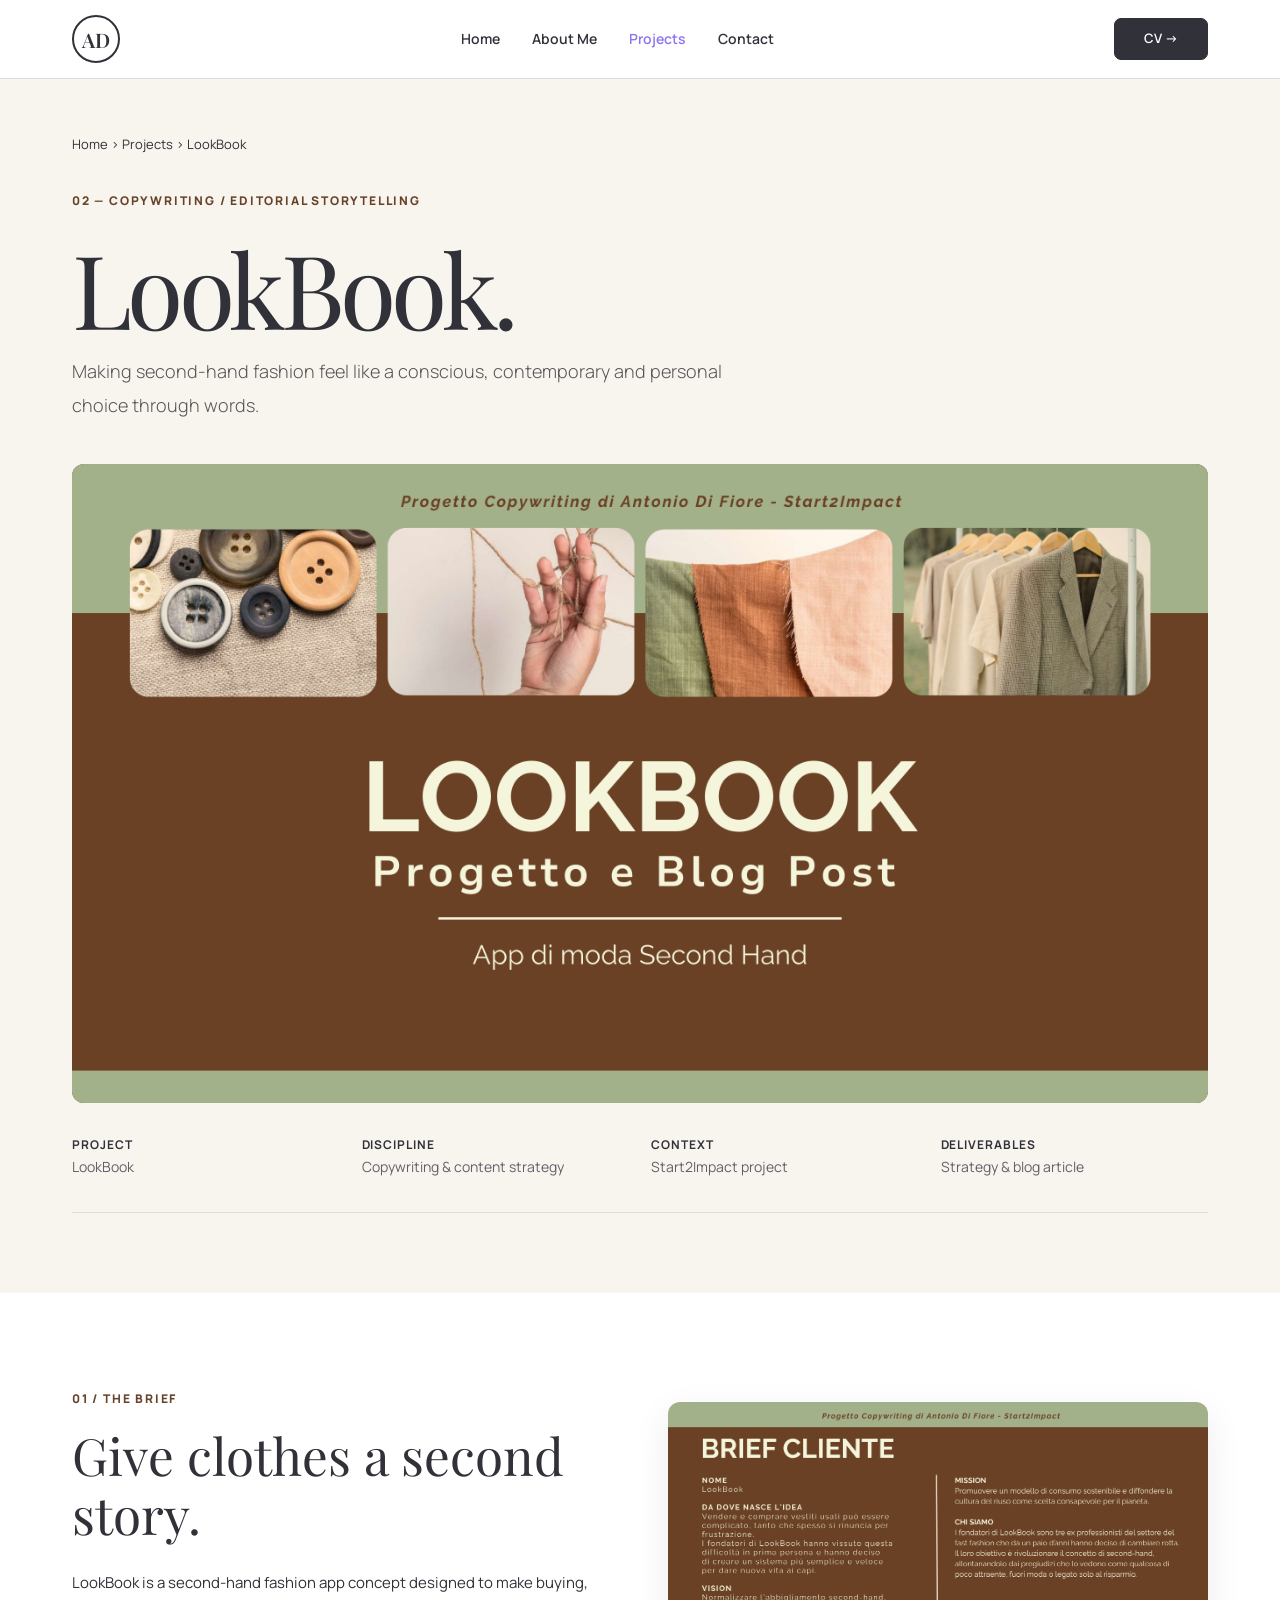
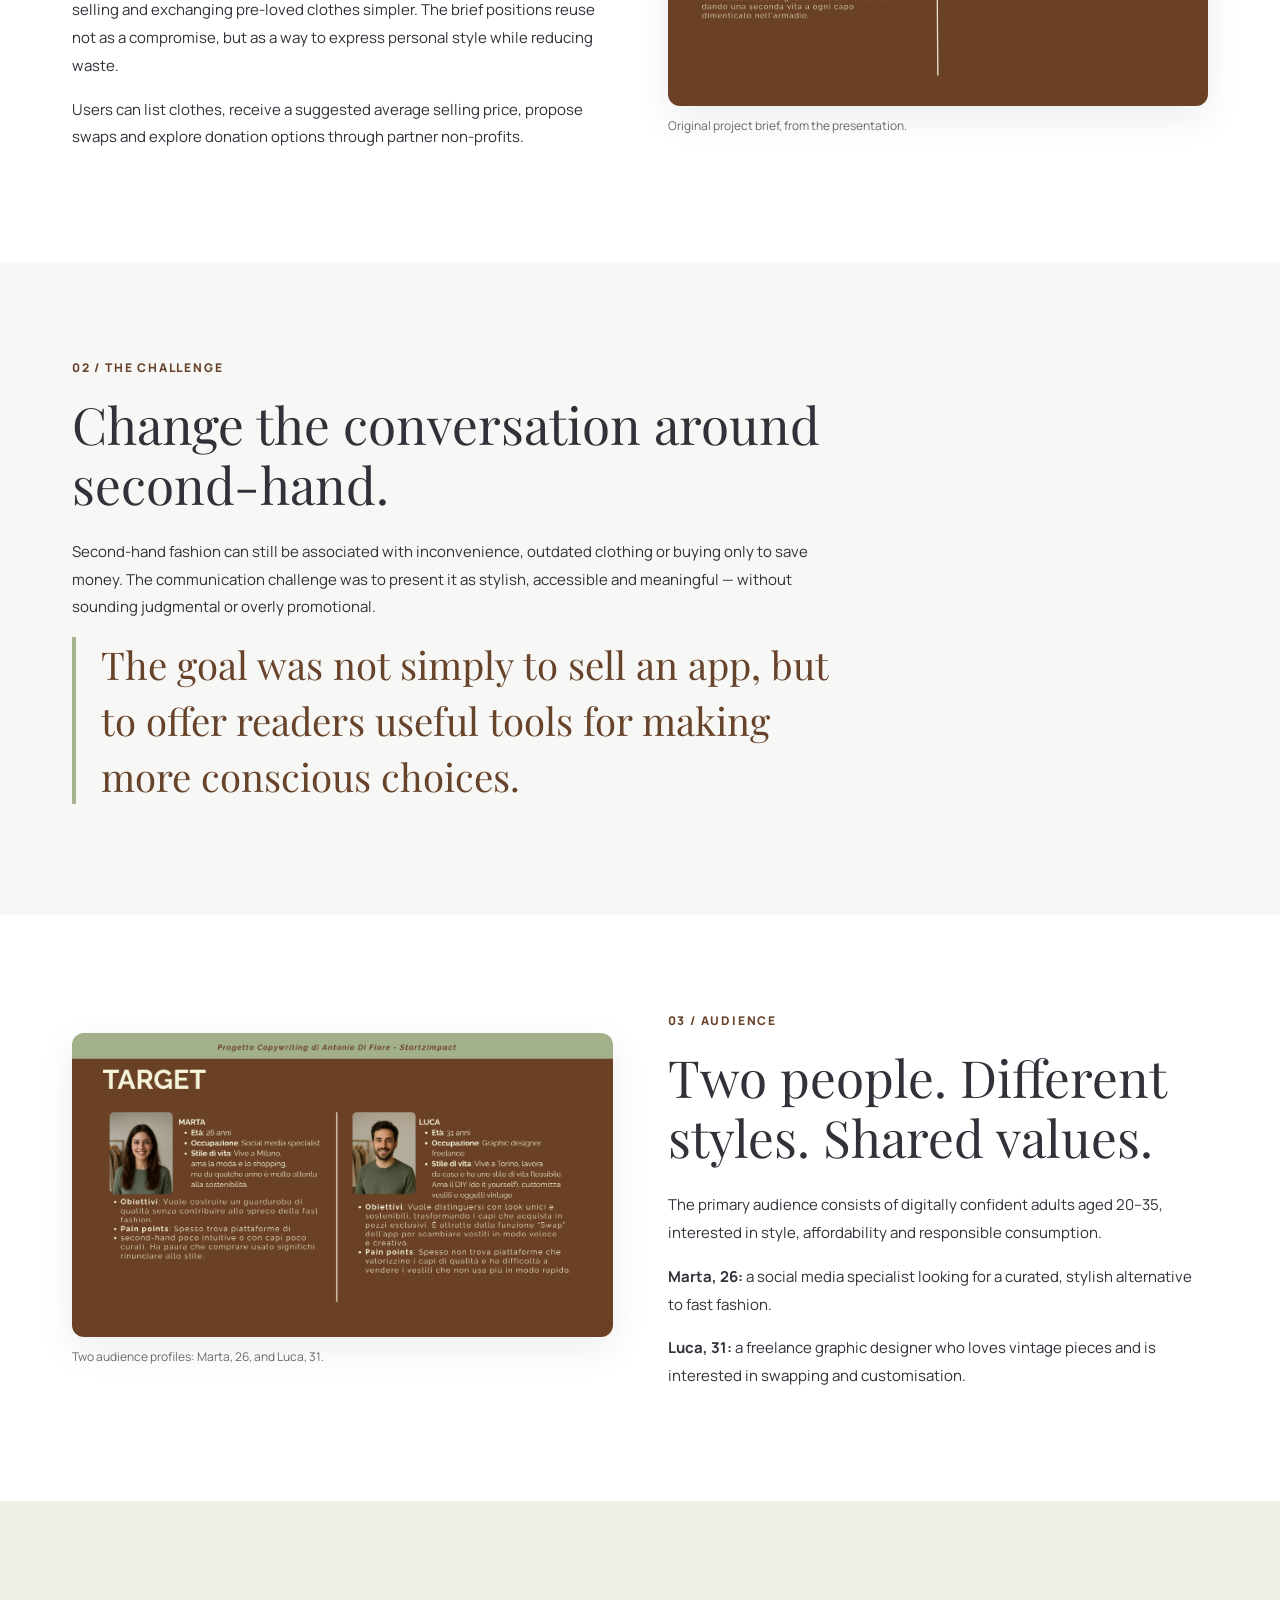
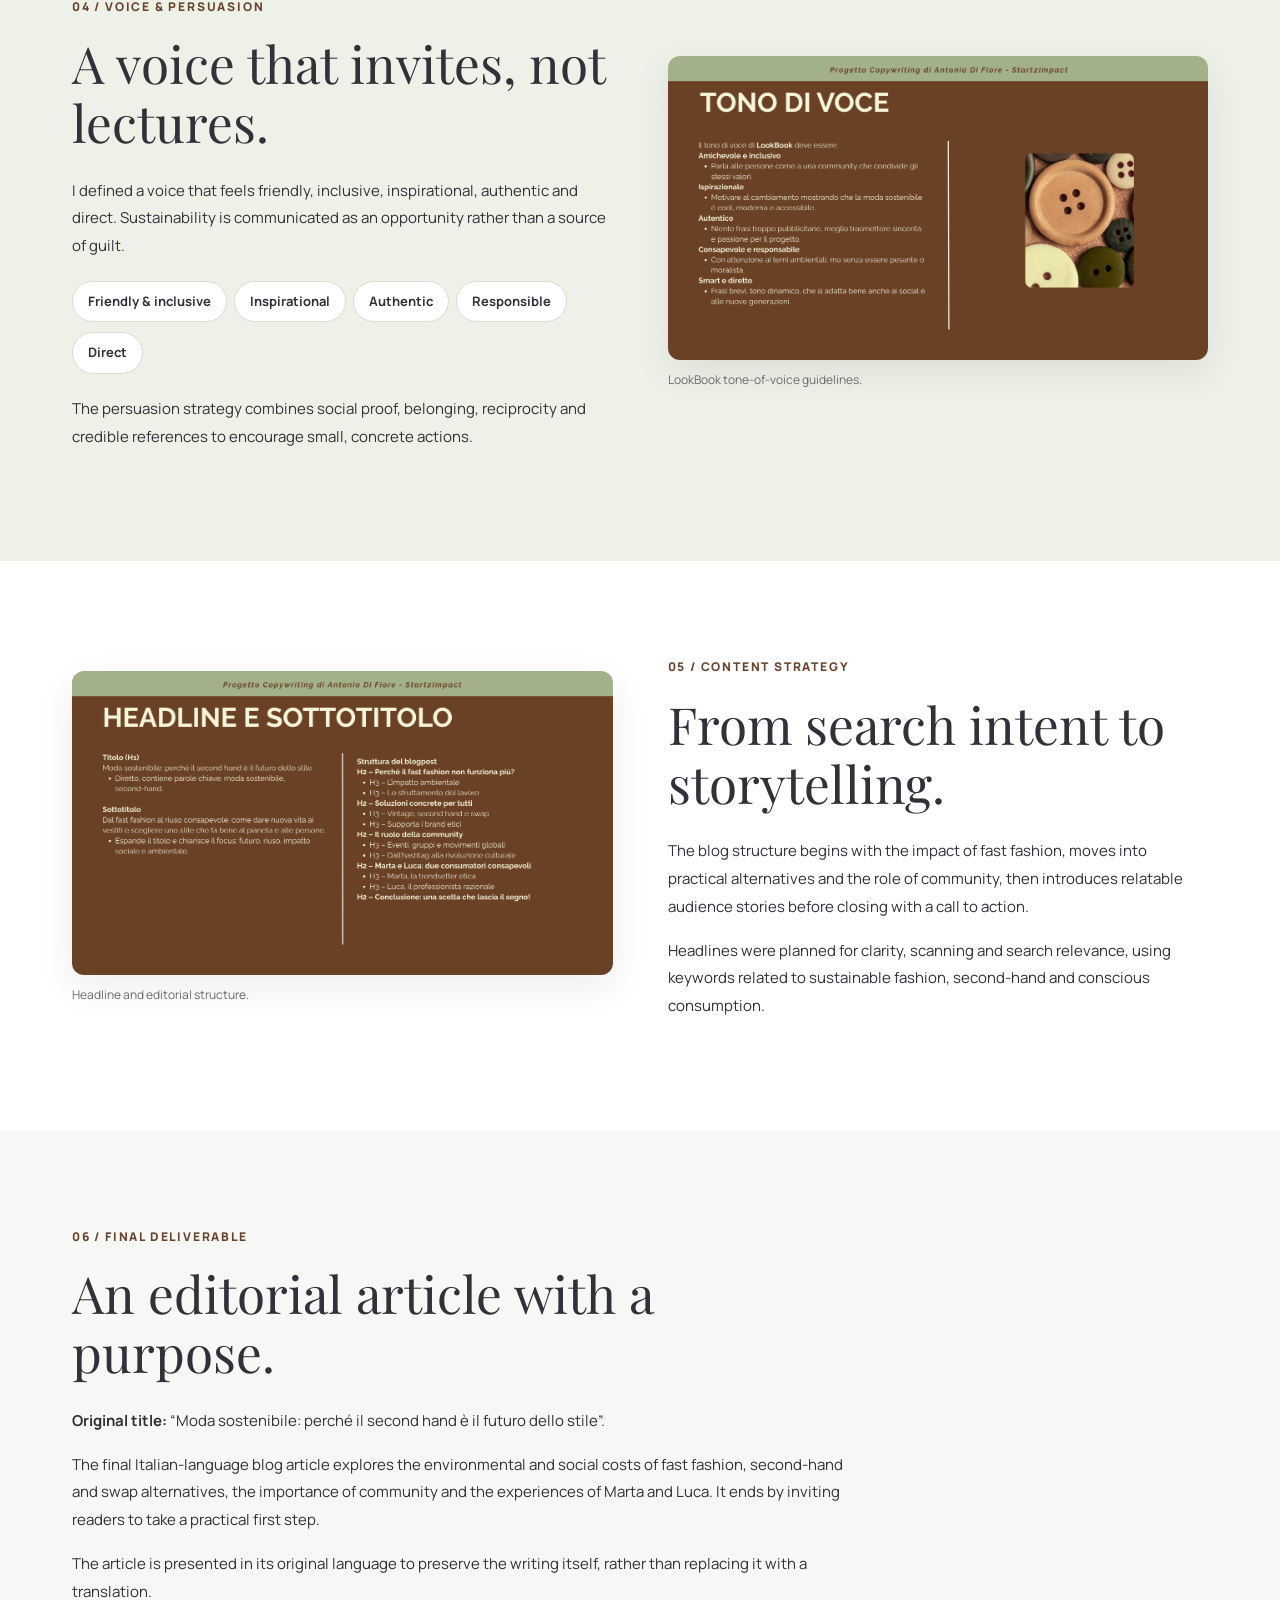
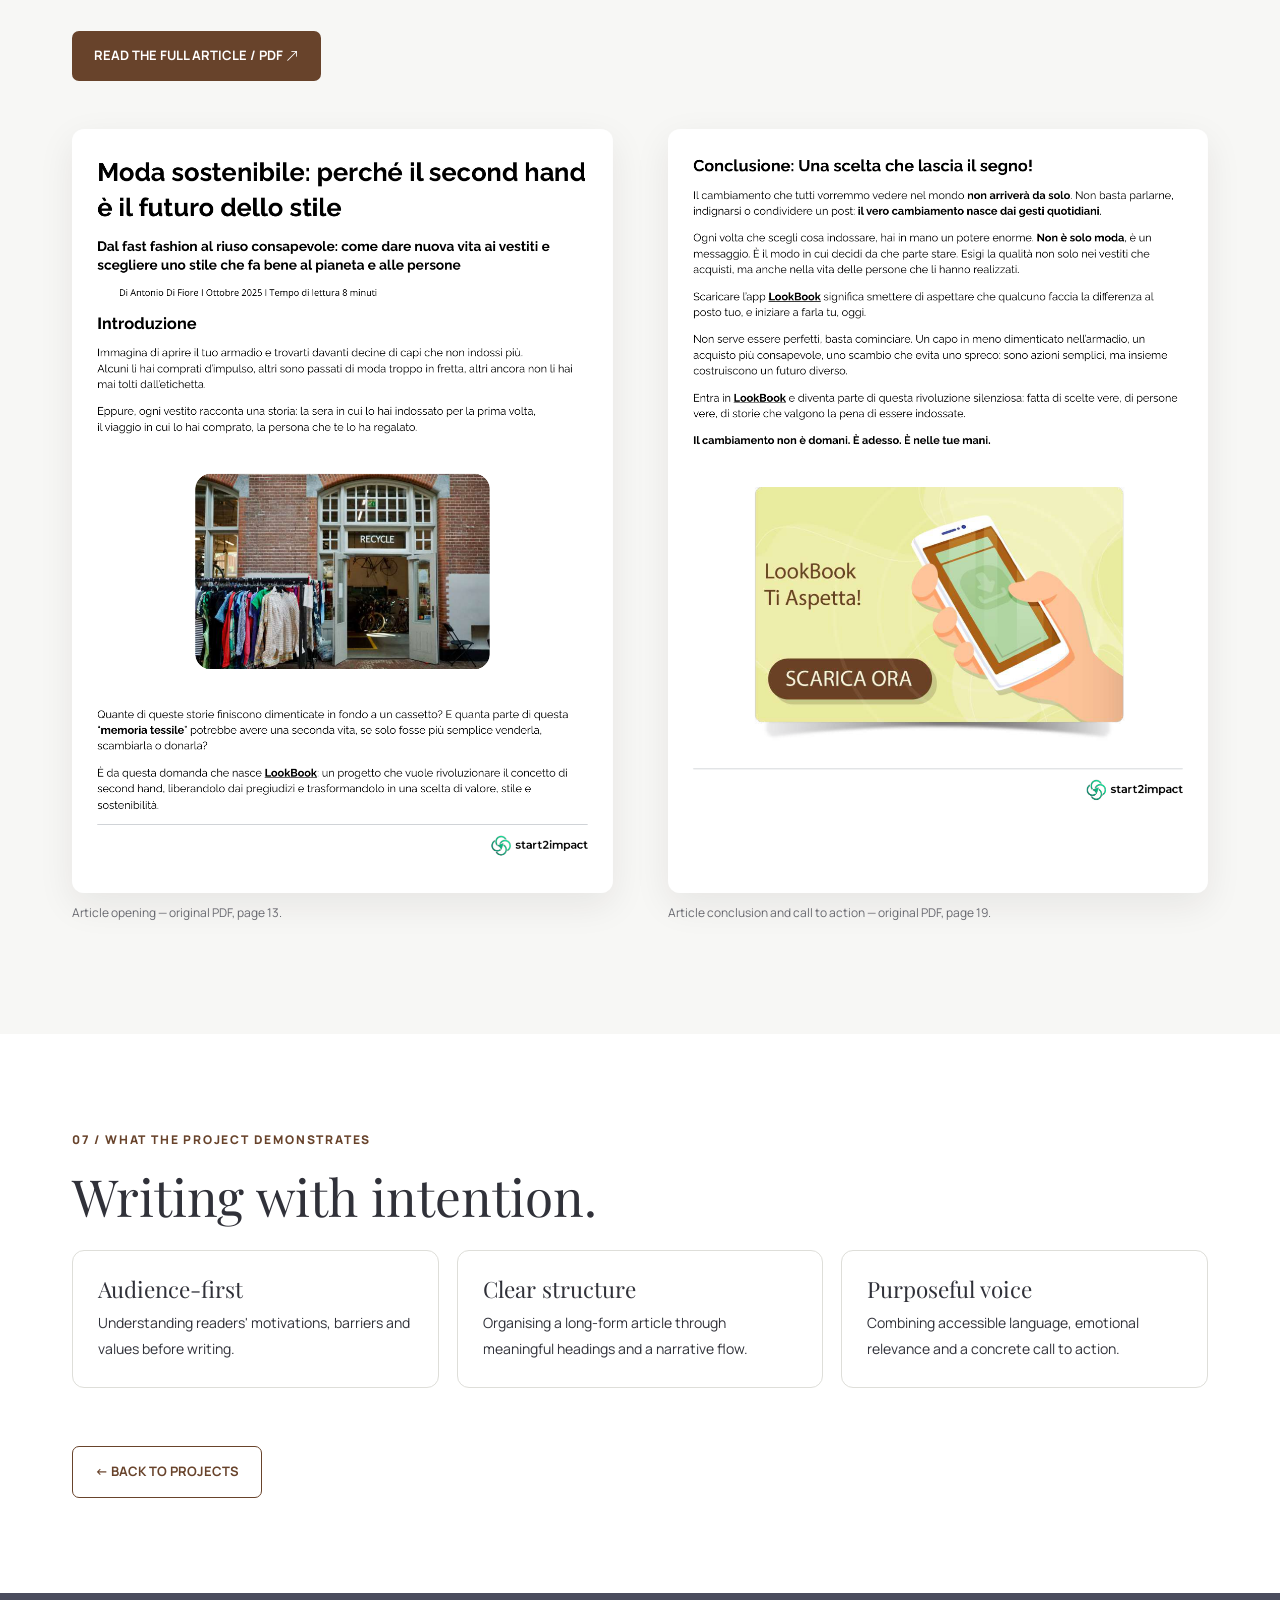
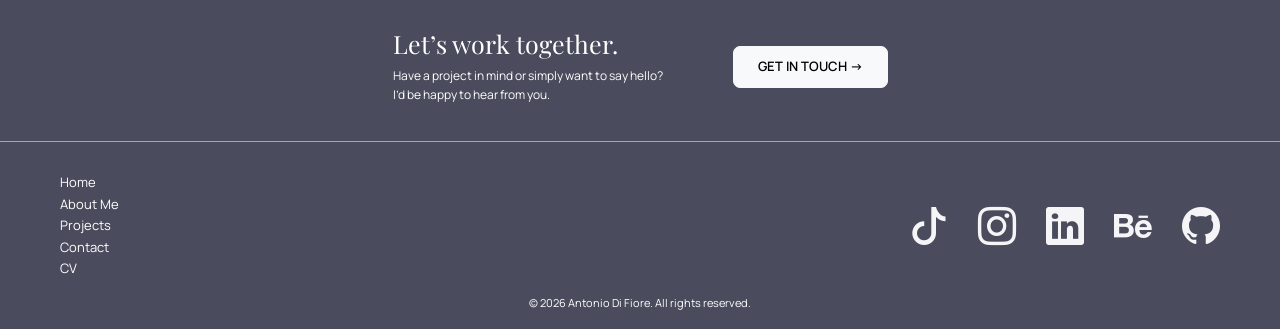
<file: lookbook.html>
<!DOCTYPE html>
<html lang="en">
<head>
  <meta charset="UTF-8">
  <meta name="viewport" content="width=device-width, initial-scale=1">
  <meta name="description" content="LookBook copywriting case study by Antonio Di Fiore: second-hand fashion, audience research, tone of voice, SEO and editorial storytelling.">
  <meta property="og:type" content="website">
  <meta property="og:title" content="LookBook — Copywriting Case Study | Antonio Di Fiore">
  <meta property="og:description" content="Editorial strategy and storytelling for a second-hand fashion concept.">
  <meta property="og:image" content="https://antoniodifiore99.github.io/antonio-portfolio/assets/images/social/jugaad-og.jpg">
  
    
    <meta name="twitter:card" content="summary_large_image">
    <meta name="twitter:title" content="LookBook — Copywriting Case Study | Antonio Di Fiore">
    <meta name="twitter:description" content="Editorial strategy and storytelling for a second-hand fashion concept.">
    <meta name="twitter:image" content="https://antoniodifiore99.github.io/antonio-portfolio/assets/images/social/jugaad-og.jpg">
<meta property="og:url" content="https://antoniodifiore99.github.io/antonio-portfolio/lookbook.html">
<title>LookBook — Case Study | Antonio Di Fiore</title>
  <link rel="icon" type="image/svg+xml" href="assets/images/favicon.svg">
  <link rel="preconnect" href="https://fonts.googleapis.com">
  <link rel="preconnect" href="https://fonts.gstatic.com" crossorigin>
  <link href="https://fonts.googleapis.com/css2?family=Manrope:wght@400;500;600;700;800&family=Playfair+Display:ital,wght@0,400;0,500;0,600;1,400&display=swap" rel="stylesheet">
  <link href="https://cdn.jsdelivr.net/npm/bootstrap@5.3.3/dist/css/bootstrap.min.css" rel="stylesheet">
  <link href="https://cdn.jsdelivr.net/npm/bootstrap-icons@1.11.3/font/bootstrap-icons.min.css" rel="stylesheet">
  <link rel="stylesheet" href="assets/scss/style.css" rel="stylesheet"/>
  <style>
    :root{--lb-brown:#68432b;--lb-sage:#a5b48e;--lb-cream:#f8f5ef;--lb-ink:#303139}
    .lb-case{overflow:hidden}.lb-case .lb-kicker{font-size:12px;letter-spacing:.15em;font-weight:800;text-transform:uppercase;color:var(--lb-brown)}
    .lb-case h1,.lb-case h2,.lb-case h3{font-family:'Playfair Display',serif}.lb-case h1{font-size:clamp(3.5rem,8vw,7rem);letter-spacing:-.045em}
    .lb-case h2{font-size:clamp(2.1rem,4vw,3.5rem);margin-bottom:24px}.lb-case h3{font-size:1.6rem}.lb-case p{line-height:1.85}
    .lb-hero{padding:55px 0 80px;background:var(--lb-cream)}.lb-hero .lead{max-width:650px;font-size:18px;color:#555}

.lb-hero-cover {
  display: block;
  width: 100%;
  height: auto;
  max-height: none;
  object-fit: contain;
  background: var(--lb-brown);
  border-radius: 12px;
  margin-top: 42px;
}
    .lb-meta{display:grid;grid-template-columns:repeat(4,1fr);gap:22px;padding:32px 0;border-bottom:1px solid #ddd}.lb-meta strong{display:block;font-size:12px;text-transform:uppercase;letter-spacing:.08em}.lb-meta span{font-size:14px;color:#60606a}
    .lb-section{padding:95px 0}.lb-section.alt{background:#f7f7f5}.lb-section.sage{background:#edf1e7}.lb-narrow{max-width:780px}
    .lb-img{width:100%;height:auto;display:block;border-radius:12px;box-shadow:0 12px 36px rgba(40,30,20,.08)}
    .lb-figure figcaption{font-size:12px;color:#686970;margin-top:10px}.lb-grid{display:grid;grid-template-columns:1fr 1fr;gap:55px;align-items:center}
    .lb-pill{display:inline-block;padding:9px 15px;background:#fff;border:1px solid #d9ddd2;border-radius:100px;font-size:13px;font-weight:700;margin:5px 7px 5px 0}
    .lb-quote{font-family:'Playfair Display',serif;font-size:clamp(1.6rem,3vw,2.6rem);line-height:1.45;color:var(--lb-brown);border-left:4px solid var(--lb-sage);padding-left:25px}
    .lb-action{display:inline-block;background:var(--lb-brown);color:white!important;text-decoration:none;padding:14px 22px;border-radius:7px;font-weight:700;font-size:13px;margin:10px 10px 0 0}
    .lb-action.secondary{background:transparent;color:var(--lb-brown)!important;border:1px solid var(--lb-brown)}
    .lb-cards{display:grid;grid-template-columns:repeat(3,1fr);gap:18px}.lb-card{border:1px solid #deded9;padding:25px;border-radius:12px;background:white}
    .lb-card h3{font-size:1.4rem}.lb-card p{font-size:14px;margin-bottom:0}.lb-breadcrumb{font-size:13px;margin-bottom:35px}.lb-breadcrumb a{color:inherit;text-decoration:none}
    @media(max-width:767px){.lb-hero{padding:35px 0 50px}.lb-section{padding:60px 0}.lb-grid,.lb-cards{grid-template-columns:1fr;gap:25px}.lb-meta{grid-template-columns:repeat(2,1fr)}.lb-hero-cover{margin-top:25px}}
  </style>
</head>
<body>
<header class="site-header sticky-top"><nav class="navbar navbar-expand-lg" aria-label="Main navigation"><div class="container"><a class="brand" href="index.html" aria-label="Home">AD</a><button class="navbar-toggler" type="button" data-bs-toggle="collapse" data-bs-target="#mainNav" aria-controls="mainNav" aria-expanded="false" aria-label="Toggle navigation"><span class="navbar-toggler-icon"></span></button><div class="collapse navbar-collapse" id="mainNav"><ul class="navbar-nav mx-auto gap-lg-3"><li class="nav-item"><a class="nav-link" href="index.html">Home</a></li><li class="nav-item"><a class="nav-link" href="about.html">About Me</a></li><li class="nav-item"><a class="nav-link active" href="projects.html">Projects</a></li><li class="nav-item"><a class="nav-link" href="contact.html">Contact</a></li></ul><a class="btn btn-dark btn-small mt-3 mt-lg-0" href="cv.html">CV →</a></div></div></nav></header>
<main class="lb-case" id="main-content">
<section class="lb-hero"><div class="container"><div class="lb-breadcrumb"><a href="index.html">Home</a> › <a href="projects.html">Projects</a> › LookBook</div><p class="lb-kicker">02 — Copywriting / Editorial storytelling</p><h1>LookBook.</h1><p class="lead">Making second-hand fashion feel like a conscious, contemporary and personal choice through words.</p><img class="lb-hero-cover" src="assets/images/lookbook/cover.png" alt="Original LookBook presentation cover with earthy colours and sustainable fashion imagery" width="2592" height="1458"><div class="lb-meta"><div><strong>Project</strong><span>LookBook</span></div><div><strong>Discipline</strong><span>Copywriting & content strategy</span></div><div><strong>Context</strong><span>Start2Impact project</span></div><div><strong>Deliverables</strong><span>Strategy & blog article</span></div></div></div></section>
<section class="lb-section"><div class="container lb-grid"><div><p class="lb-kicker">01 / The brief</p><h2>Give clothes a second story.</h2><p>LookBook is a second-hand fashion app concept designed to make buying, selling and exchanging pre-loved clothes simpler. The brief positions reuse not as a compromise, but as a way to express personal style while reducing waste.</p><p>Users can list clothes, receive a suggested average selling price, propose swaps and explore donation options through partner non-profits.</p></div><figure class="lb-figure"><img class="lb-img" src="assets/images/lookbook/brief.png" alt="Original LookBook client brief with mission, vision and background" loading="lazy" width="2592" height="1458"><figcaption>Original project brief, from the presentation.</figcaption></figure></div></section>
<section class="lb-section alt"><div class="container"><div class="lb-narrow"><p class="lb-kicker">02 / The challenge</p><h2>Change the conversation around second-hand.</h2><p>Second-hand fashion can still be associated with inconvenience, outdated clothing or buying only to save money. The communication challenge was to present it as stylish, accessible and meaningful — without sounding judgmental or overly promotional.</p><blockquote class="lb-quote">The goal was not simply to sell an app, but to offer readers useful tools for making more conscious choices.</blockquote></div></div></section>
<section class="lb-section"><div class="container lb-grid"><figure class="lb-figure"><img class="lb-img" src="assets/images/lookbook/personas.png" alt="Target personas Marta and Luca from the LookBook presentation" loading="lazy" width="2592" height="1458"><figcaption>Two audience profiles: Marta, 26, and Luca, 31.</figcaption></figure><div><p class="lb-kicker">03 / Audience</p><h2>Two people. Different styles. Shared values.</h2><p>The primary audience consists of digitally confident adults aged 20–35, interested in style, affordability and responsible consumption.</p><p><strong>Marta, 26:</strong> a social media specialist looking for a curated, stylish alternative to fast fashion.</p><p><strong>Luca, 31:</strong> a freelance graphic designer who loves vintage pieces and is interested in swapping and customisation.</p></div></div></section>
<section class="lb-section sage"><div class="container lb-grid"><div><p class="lb-kicker">04 / Voice & persuasion</p><h2>A voice that invites, not lectures.</h2><p>I defined a voice that feels friendly, inclusive, inspirational, authentic and direct. Sustainability is communicated as an opportunity rather than a source of guilt.</p><div><span class="lb-pill">Friendly & inclusive</span><span class="lb-pill">Inspirational</span><span class="lb-pill">Authentic</span><span class="lb-pill">Responsible</span><span class="lb-pill">Direct</span></div><p class="mt-3">The persuasion strategy combines social proof, belonging, reciprocity and credible references to encourage small, concrete actions.</p></div><figure class="lb-figure"><img class="lb-img" src="assets/images/lookbook/tone.png" alt="Tone of voice guidelines from the original project" loading="lazy" width="2592" height="1458"><figcaption>LookBook tone-of-voice guidelines.</figcaption></figure></div></section>
<section class="lb-section"><div class="container lb-grid"><figure class="lb-figure"><img class="lb-img" src="assets/images/lookbook/headlines.png" alt="Original blog headline, subtitle and article outline" loading="lazy" width="2592" height="1458"><figcaption>Headline and editorial structure.</figcaption></figure><div><p class="lb-kicker">05 / Content strategy</p><h2>From search intent to storytelling.</h2><p>The blog structure begins with the impact of fast fashion, moves into practical alternatives and the role of community, then introduces relatable audience stories before closing with a call to action.</p><p>Headlines were planned for clarity, scanning and search relevance, using keywords related to sustainable fashion, second-hand and conscious consumption.</p></div></div></section>
<section class="lb-section alt"><div class="container"><div class="lb-narrow mb-5"><p class="lb-kicker">06 / Final deliverable</p><h2>An editorial article with a purpose.</h2><p><strong>Original title:</strong> “Moda sostenibile: perché il second hand è il futuro dello stile”.</p><p>The final Italian-language blog article explores the environmental and social costs of fast fashion, second-hand and swap alternatives, the importance of community and the experiences of Marta and Luca. It ends by inviting readers to take a practical first step.</p><p>The article is presented in its original language to preserve the writing itself, rather than replacing it with a translation.</p><a class="lb-action" href="assets/lookbook-original.pdf" target="_blank" rel="noopener">READ THE FULL ARTICLE / PDF <i class="bi bi-arrow-up-right" aria-hidden="true"></i></a></div><div class="lb-grid"><figure class="lb-figure"><img class="lb-img" src="assets/images/lookbook/article.png" alt="First page of the completed Italian LookBook blog article" loading="lazy" width="1072" height="1516"><figcaption>Article opening — original PDF, page 13.</figcaption></figure><figure class="lb-figure"><img class="lb-img" src="assets/images/lookbook/article-end.png" alt="Final page of the blog article with its closing call to action" loading="lazy" width="1072" height="1516"><figcaption>Article conclusion and call to action — original PDF, page 19.</figcaption></figure></div></div></section>
<section class="lb-section"><div class="container"><p class="lb-kicker">07 / What the project demonstrates</p><h2>Writing with intention.</h2><div class="lb-cards"><div class="lb-card"><h3>Audience-first</h3><p>Understanding readers' motivations, barriers and values before writing.</p></div><div class="lb-card"><h3>Clear structure</h3><p>Organising a long-form article through meaningful headings and a narrative flow.</p></div><div class="lb-card"><h3>Purposeful voice</h3><p>Combining accessible language, emotional relevance and a concrete call to action.</p></div></div><div class="mt-5"><a class="lb-action secondary" href="projects.html">← BACK TO PROJECTS</a></div></div></section>
</main>
<section class="footer-cta"><div class="container cta-inner"><div><h2>Let’s work together.</h2><p>Have a project in mind or simply want to say hello?<br>I’d be happy to hear from you.</p></div><a class="btn btn-light" href="contact.html">GET IN TOUCH →</a></div></section>
<footer class="site-footer"><div class="container footer-inner"><nav aria-label="Footer navigation"><a href="index.html">Home</a><a href="about.html">About Me</a><a href="projects.html">Projects</a><a href="contact.html">Contact</a><a href="cv.html">CV</a></nav><div class="social-links"><a href="#" aria-label="TikTok"><i class="bi bi-tiktok" aria-hidden="true"></i></a><a href="#" aria-label="Instagram"><i class="bi bi-instagram" aria-hidden="true"></i></a><a href="#" aria-label="LinkedIn"><i class="bi bi-linkedin" aria-hidden="true"></i></a><a href="#" aria-label="Behance"><i class="bi bi-behance" aria-hidden="true"></i></a><a href="#" aria-label="GitHub"><i class="bi bi-github" aria-hidden="true"></i></a></div></div><p class="copyright">© 2026 Antonio Di Fiore. All rights reserved.</p></footer>
<script src="https://cdn.jsdelivr.net/npm/bootstrap@5.3.3/dist/js/bootstrap.bundle.min.js"></script>
</body></html>
</file>
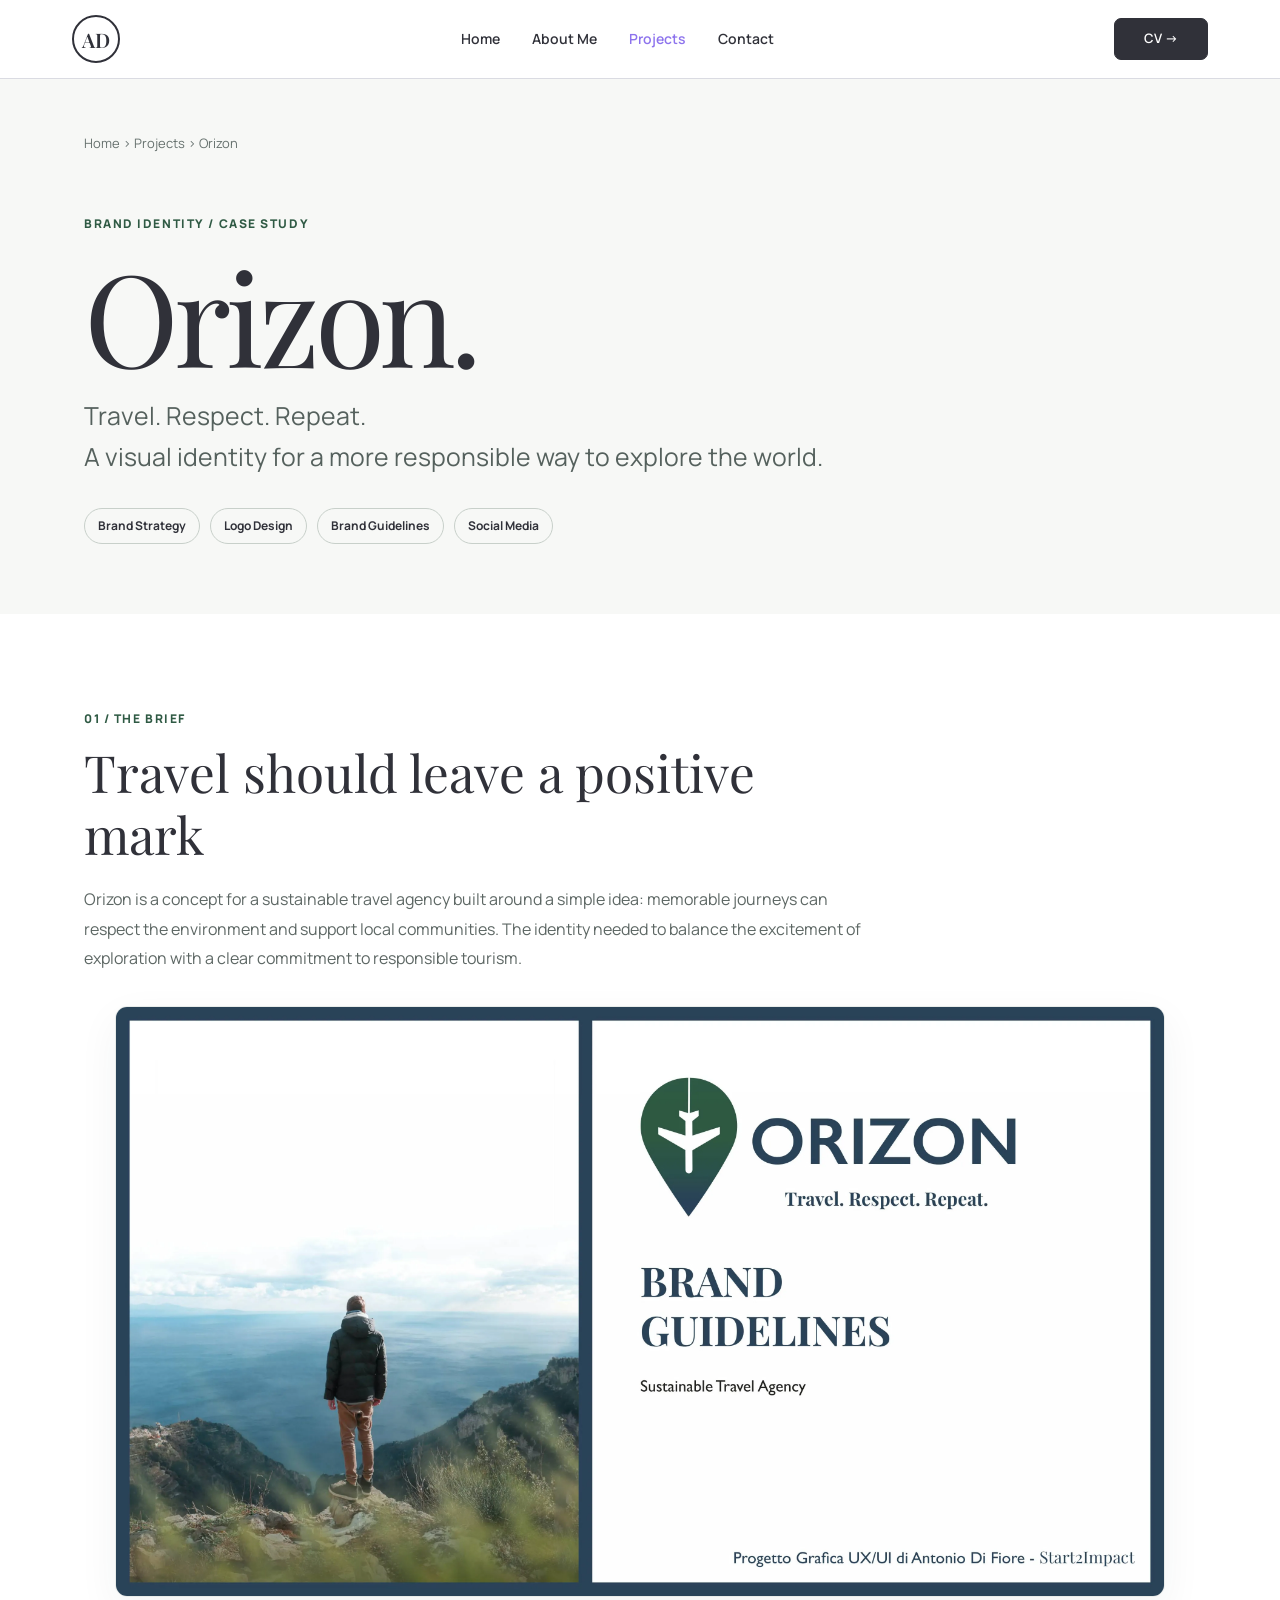
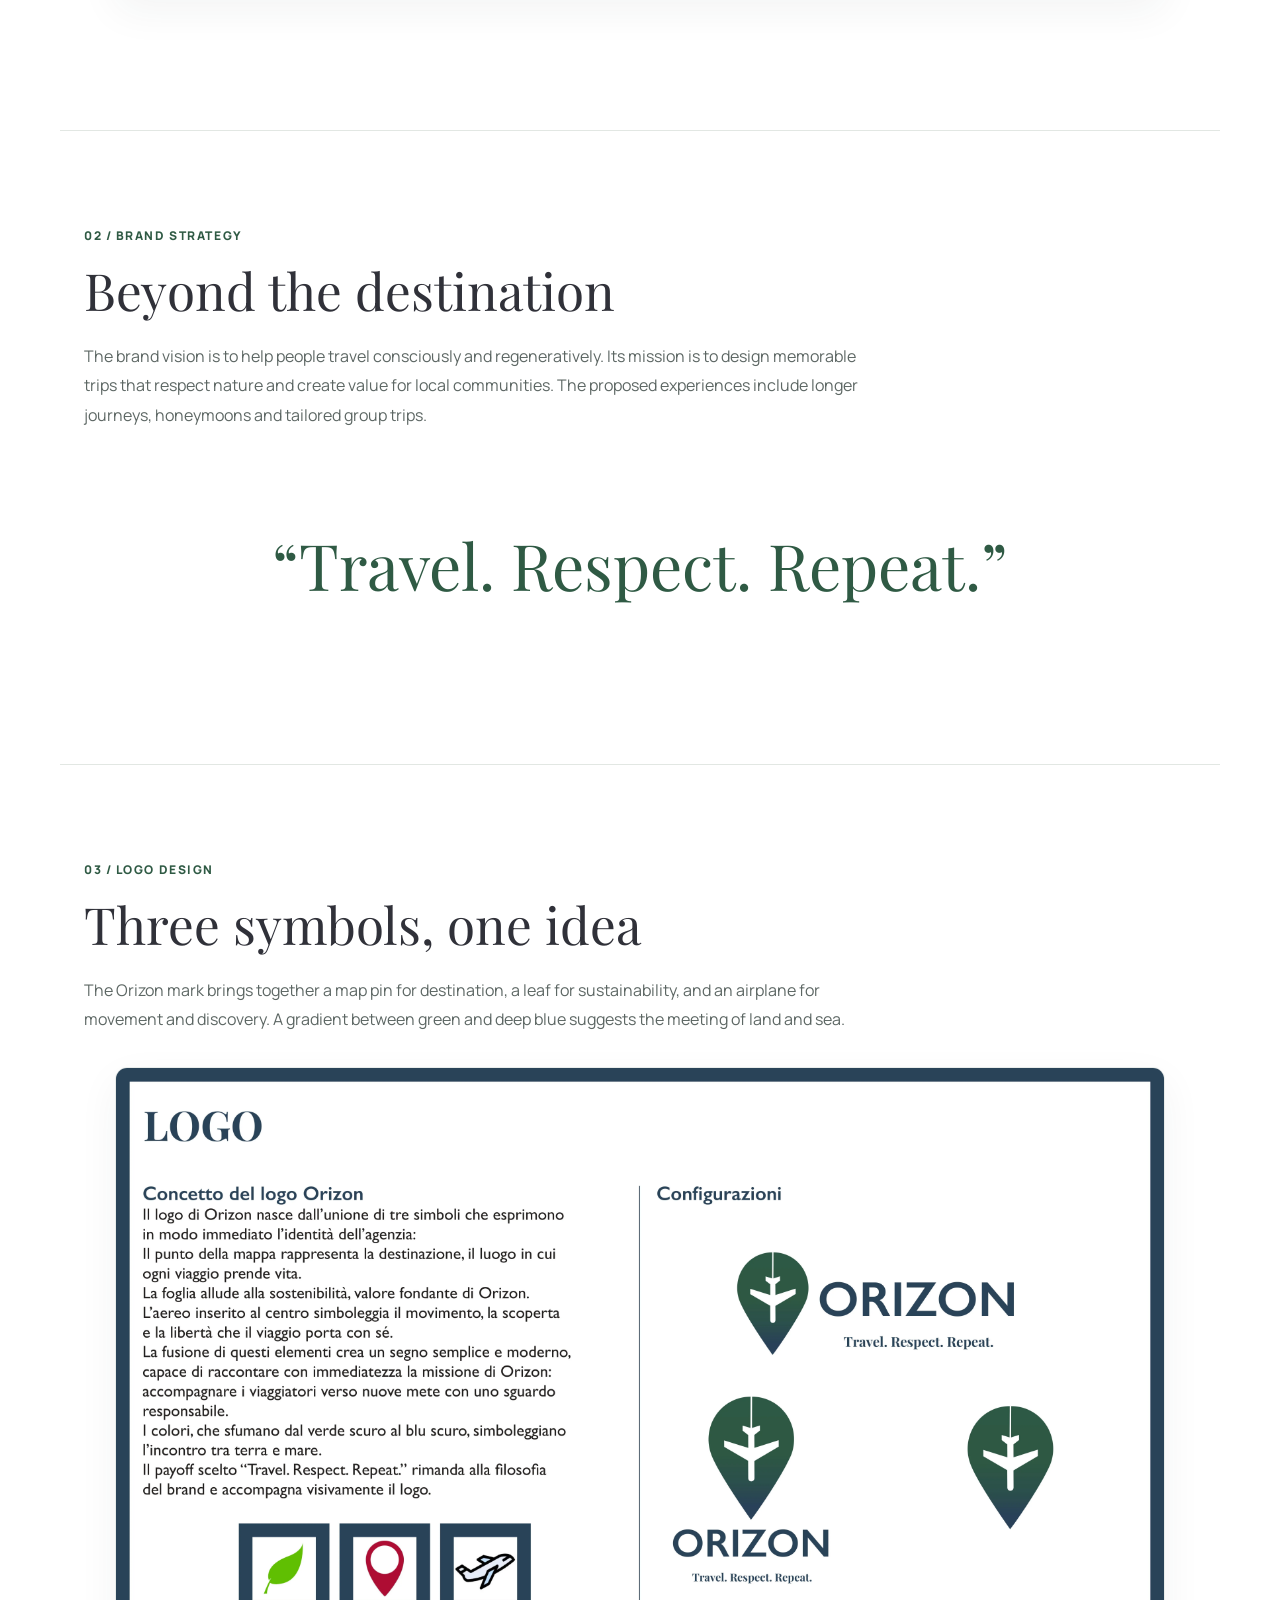
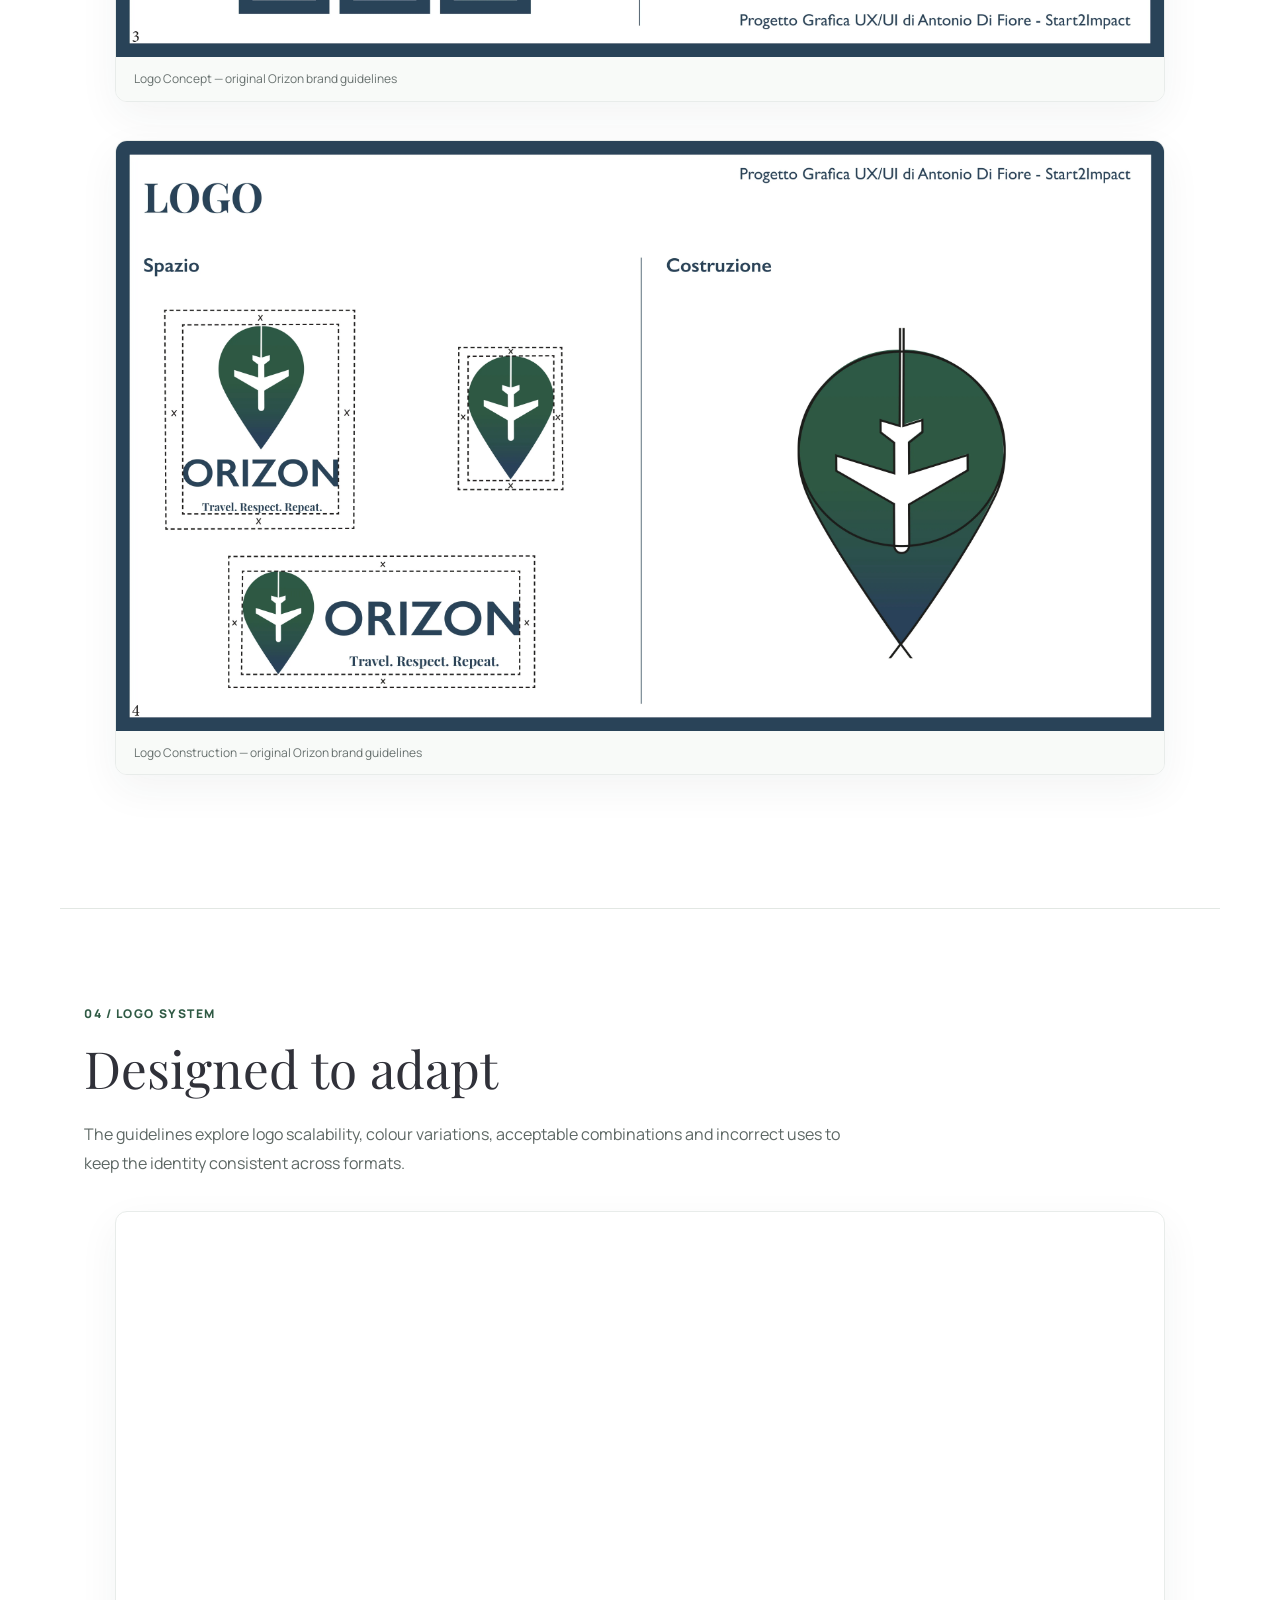
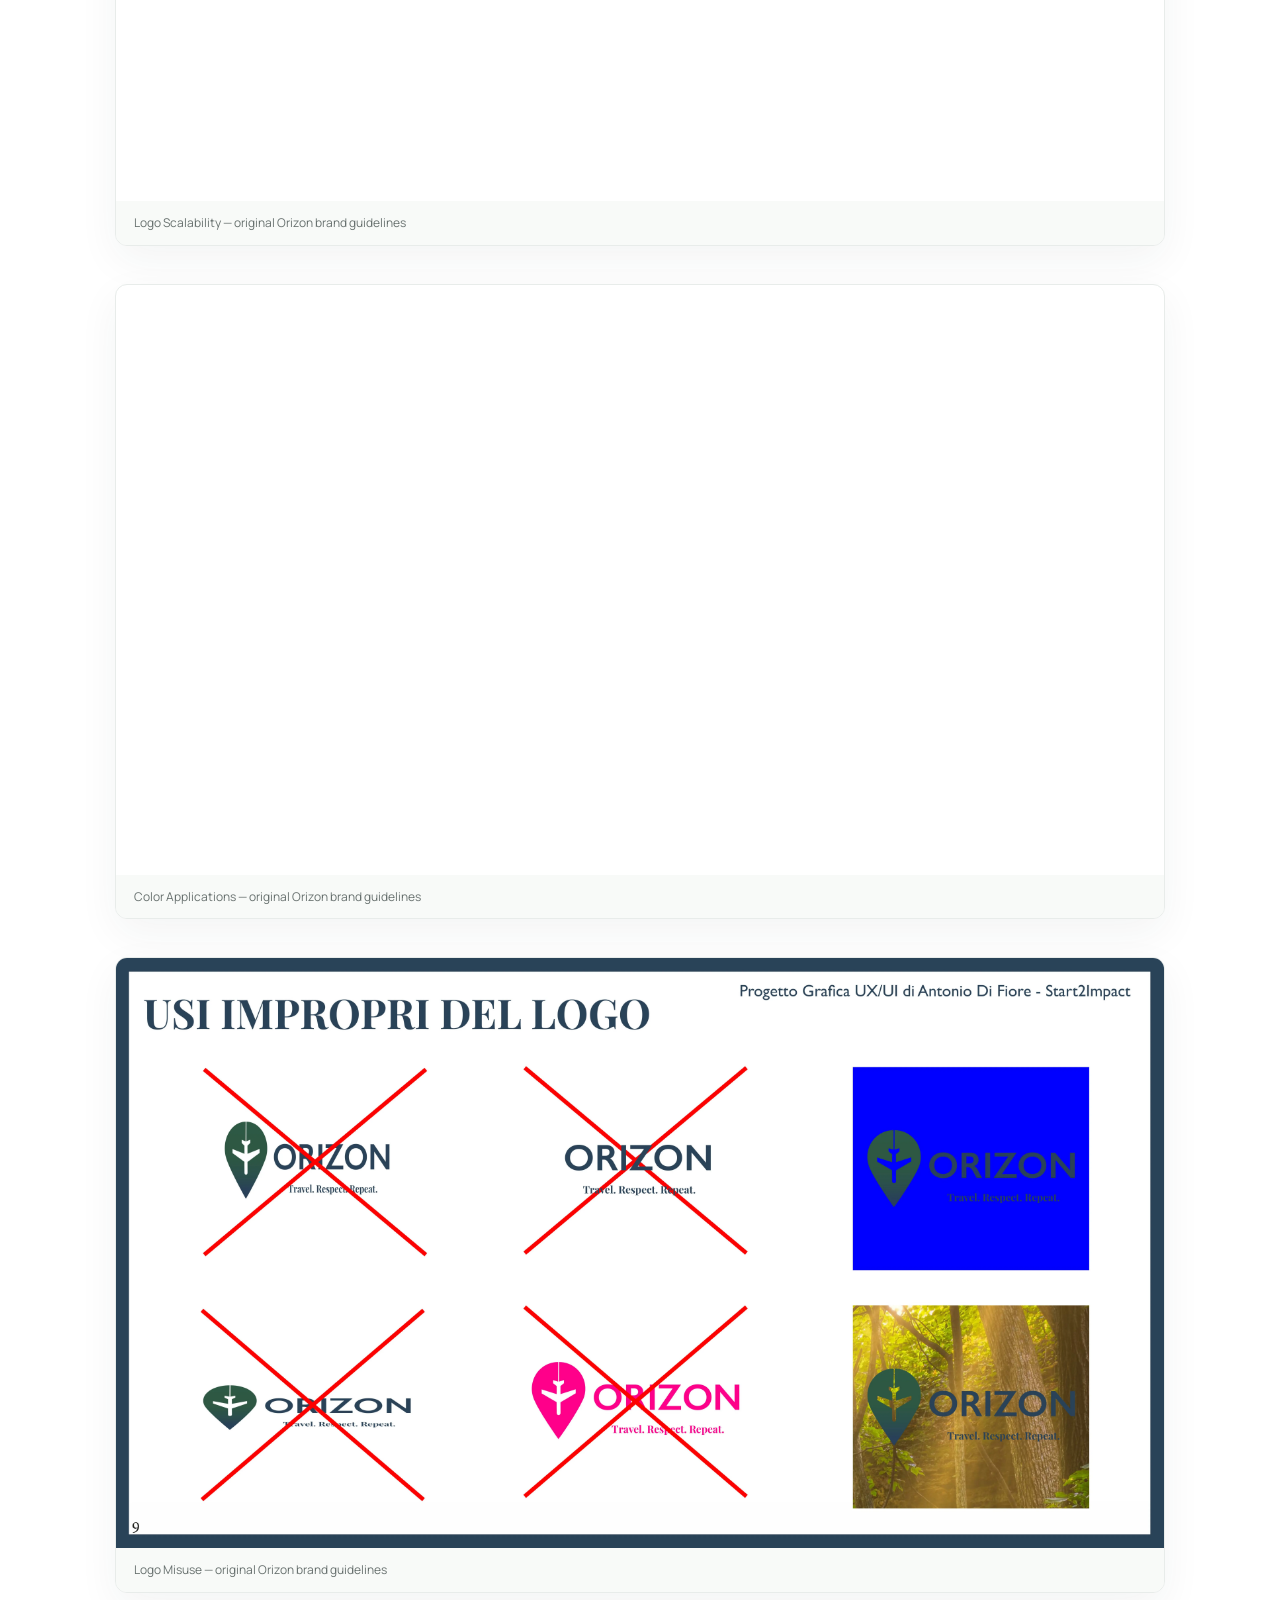
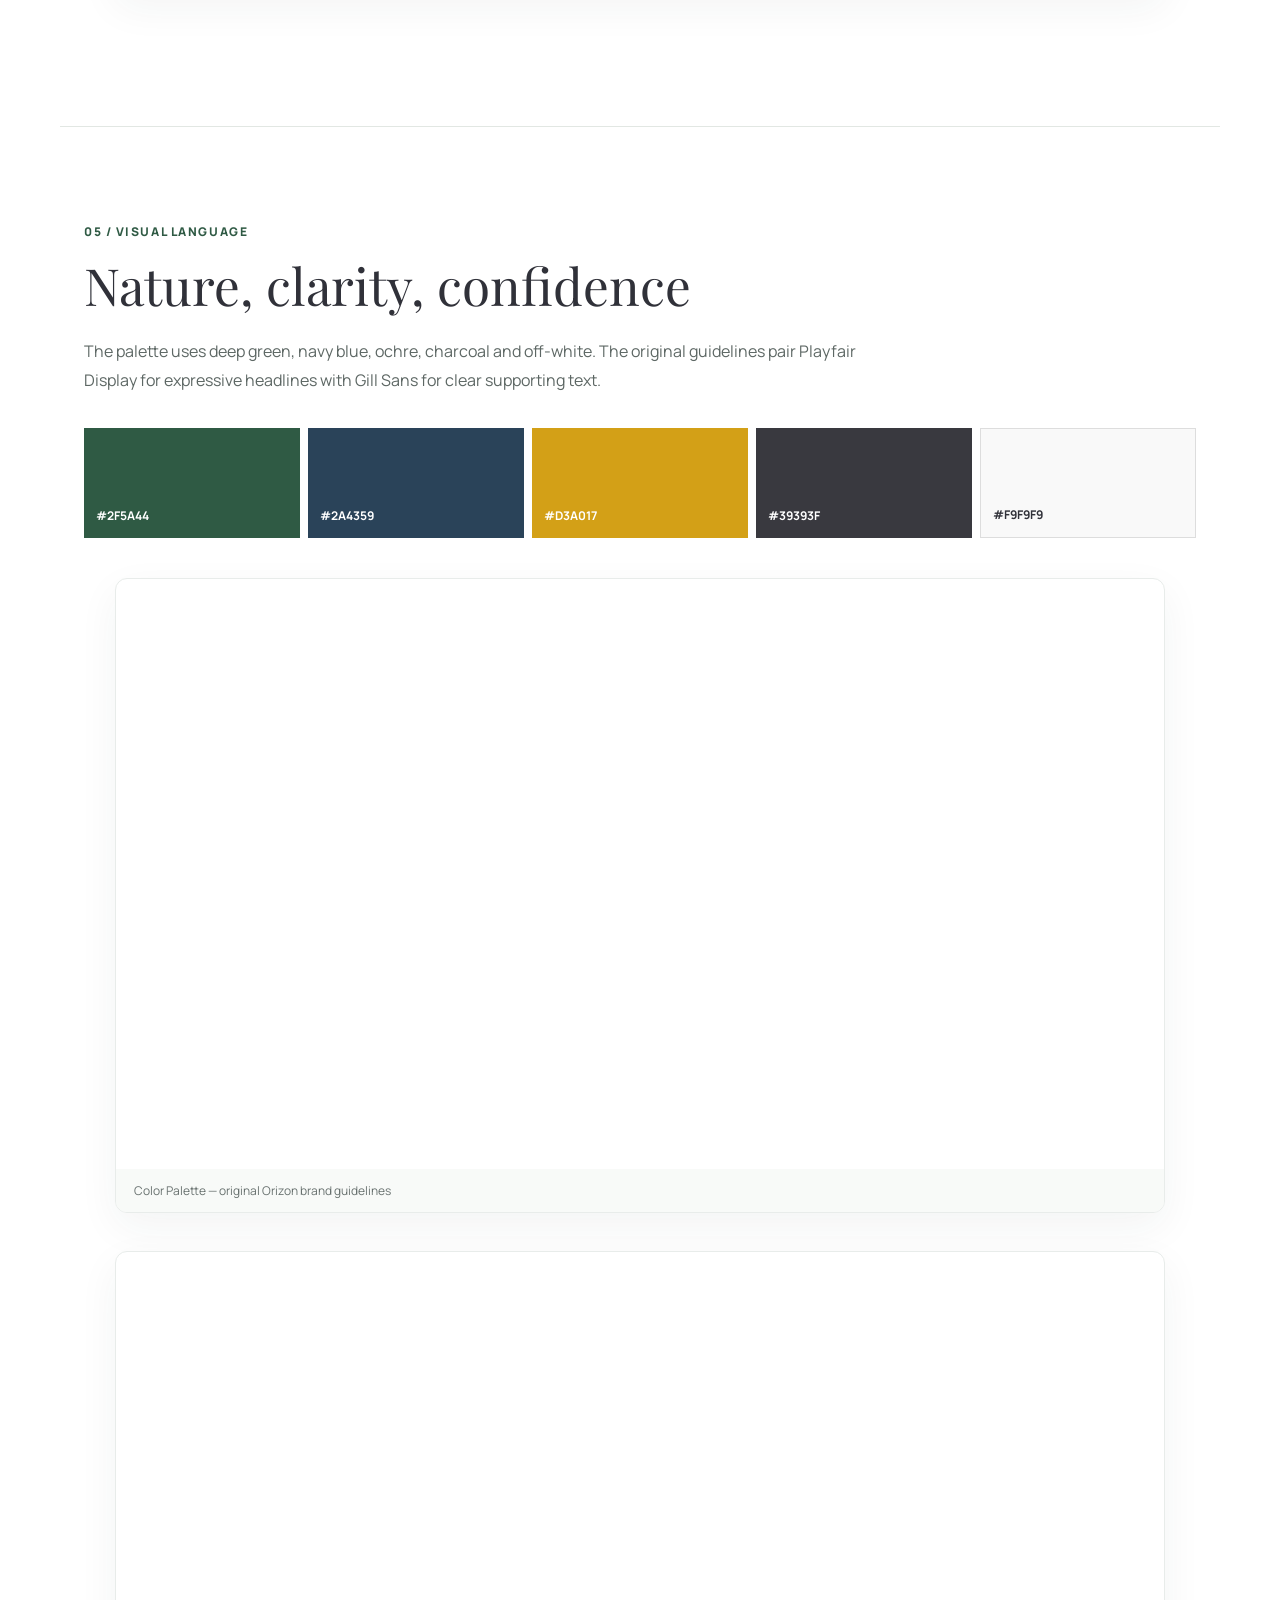
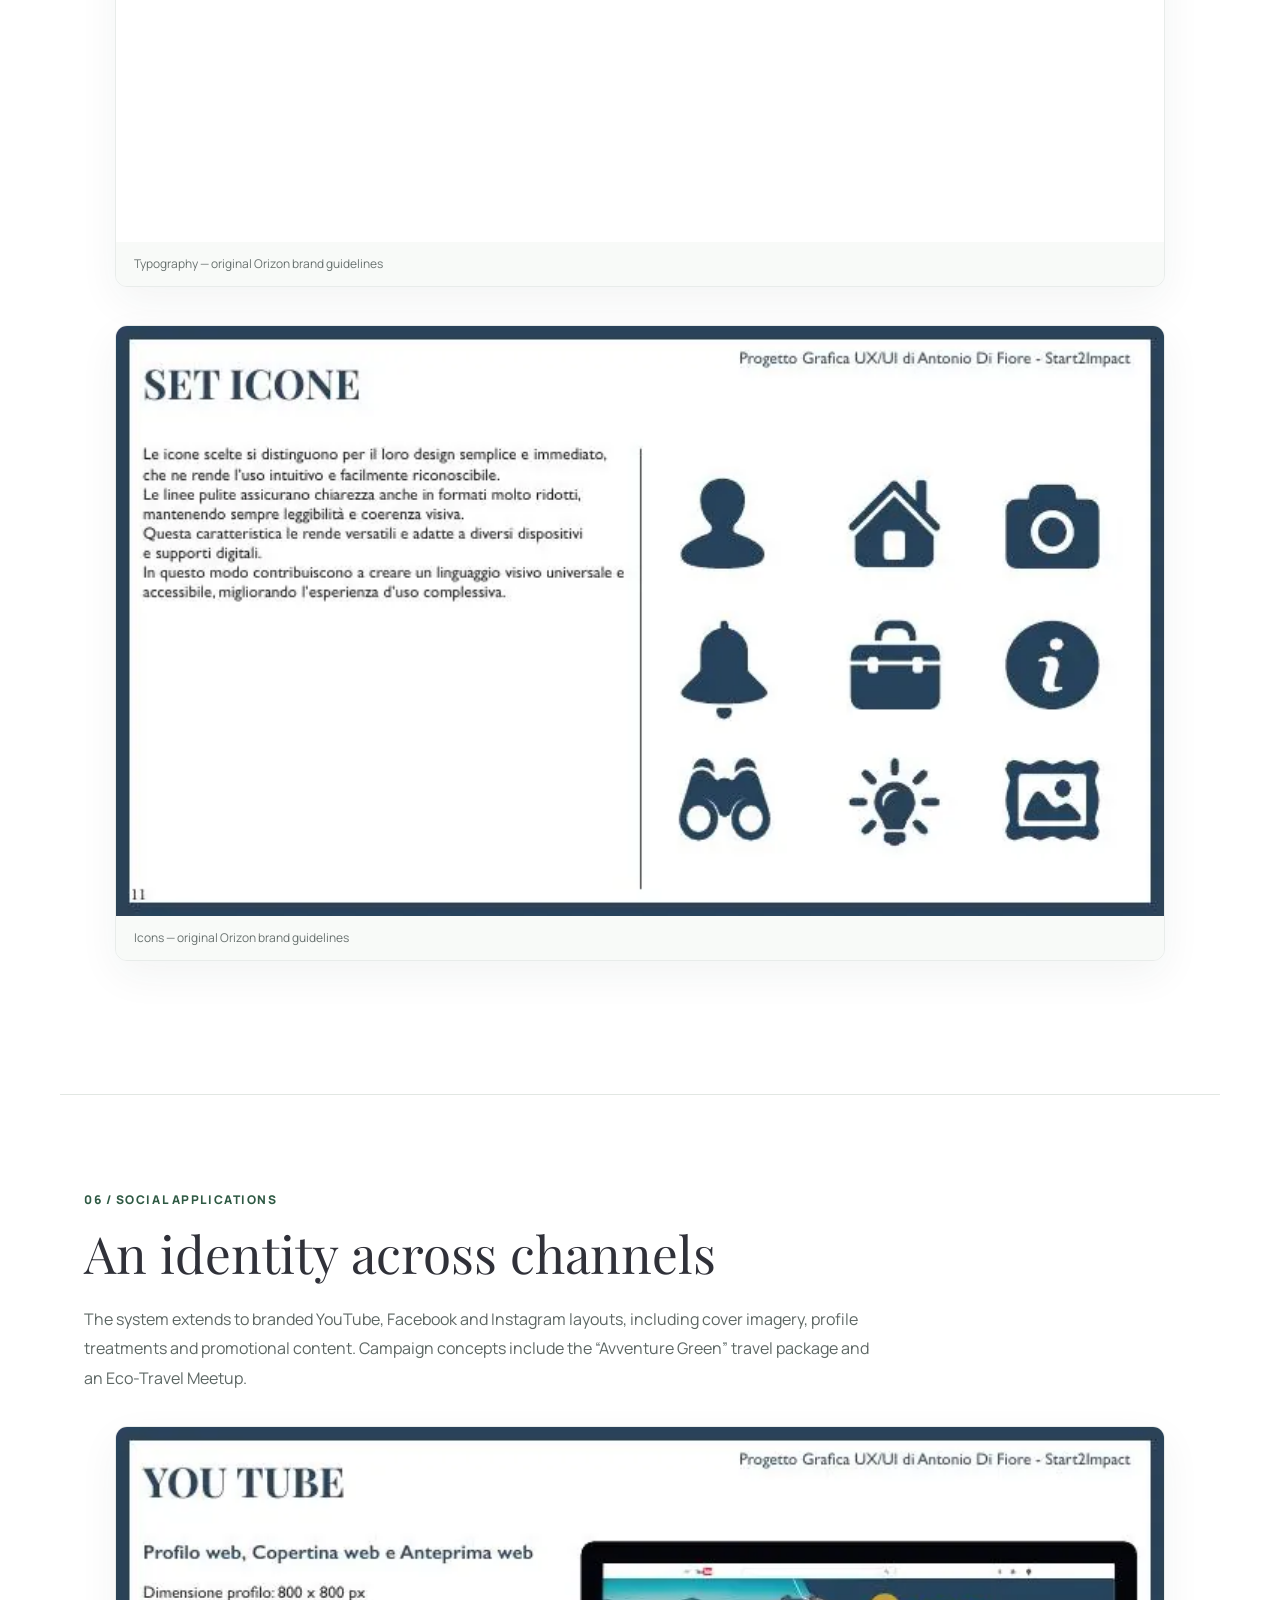
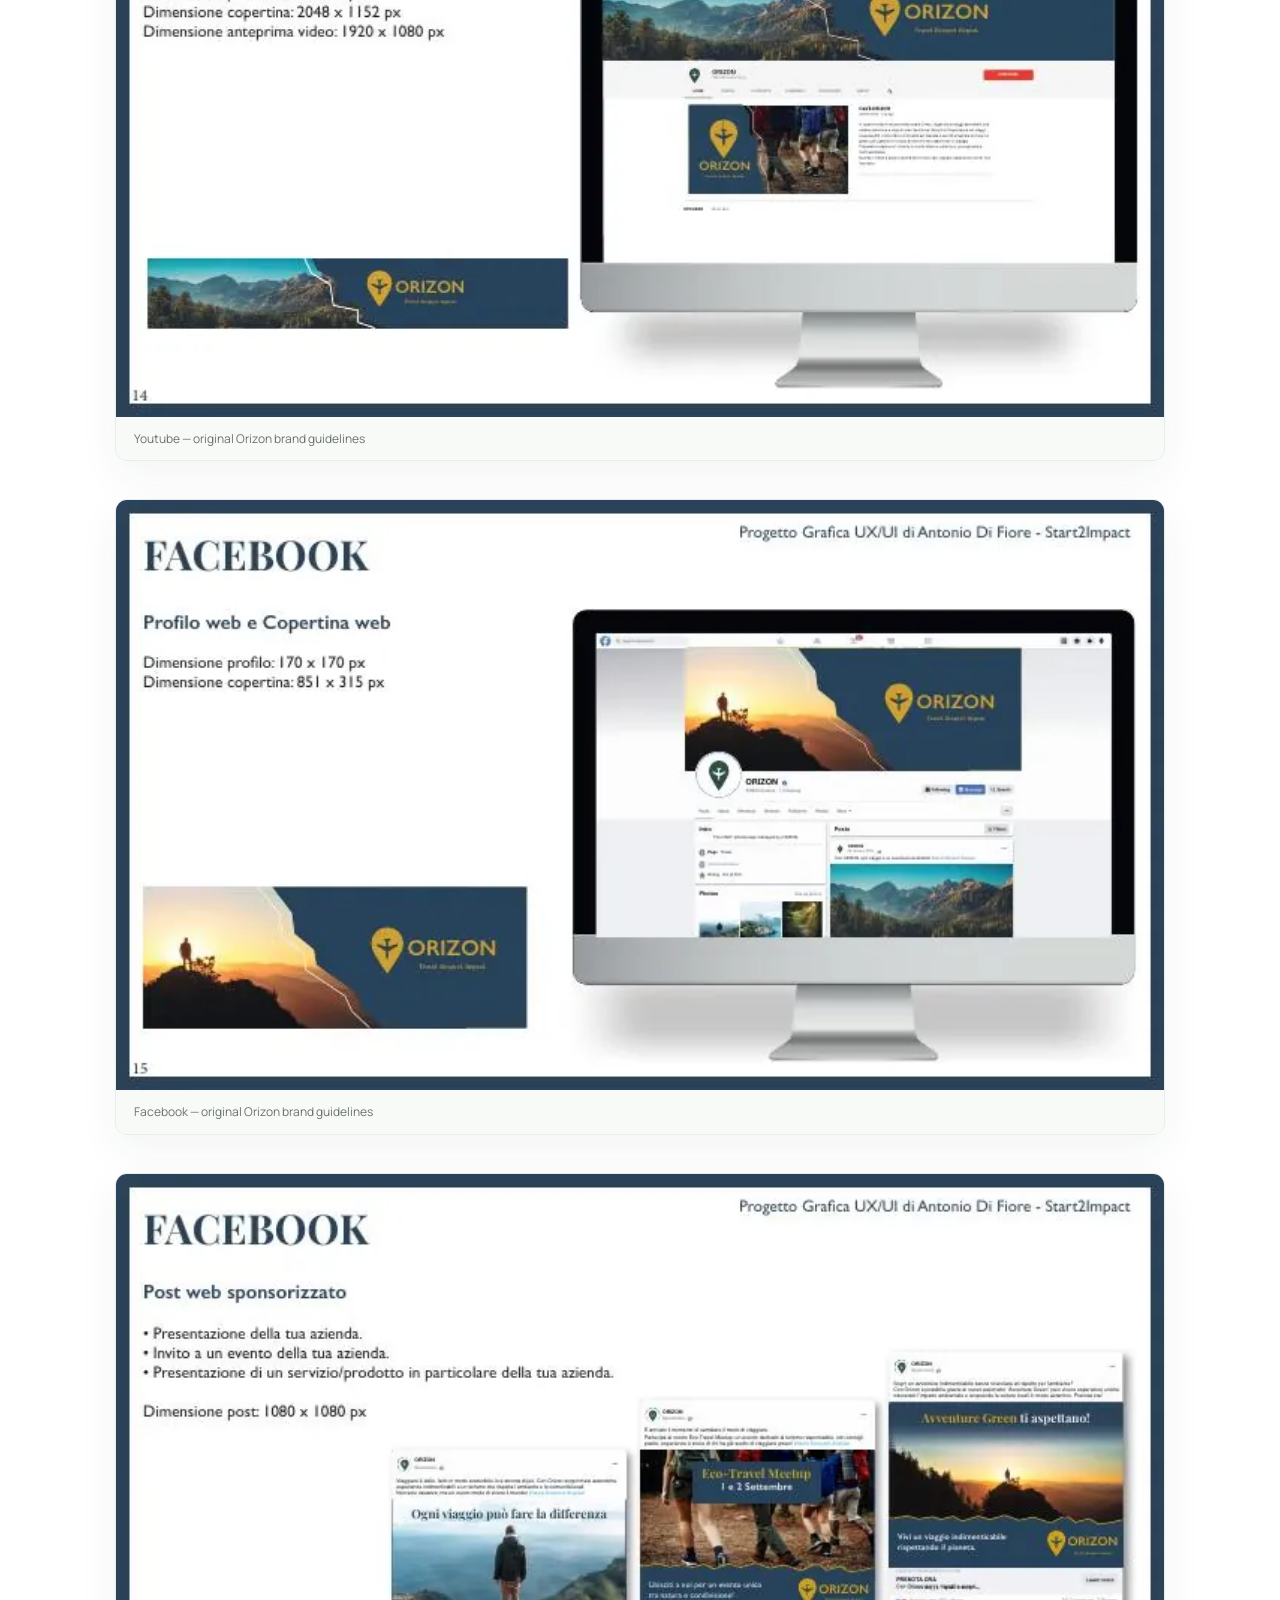
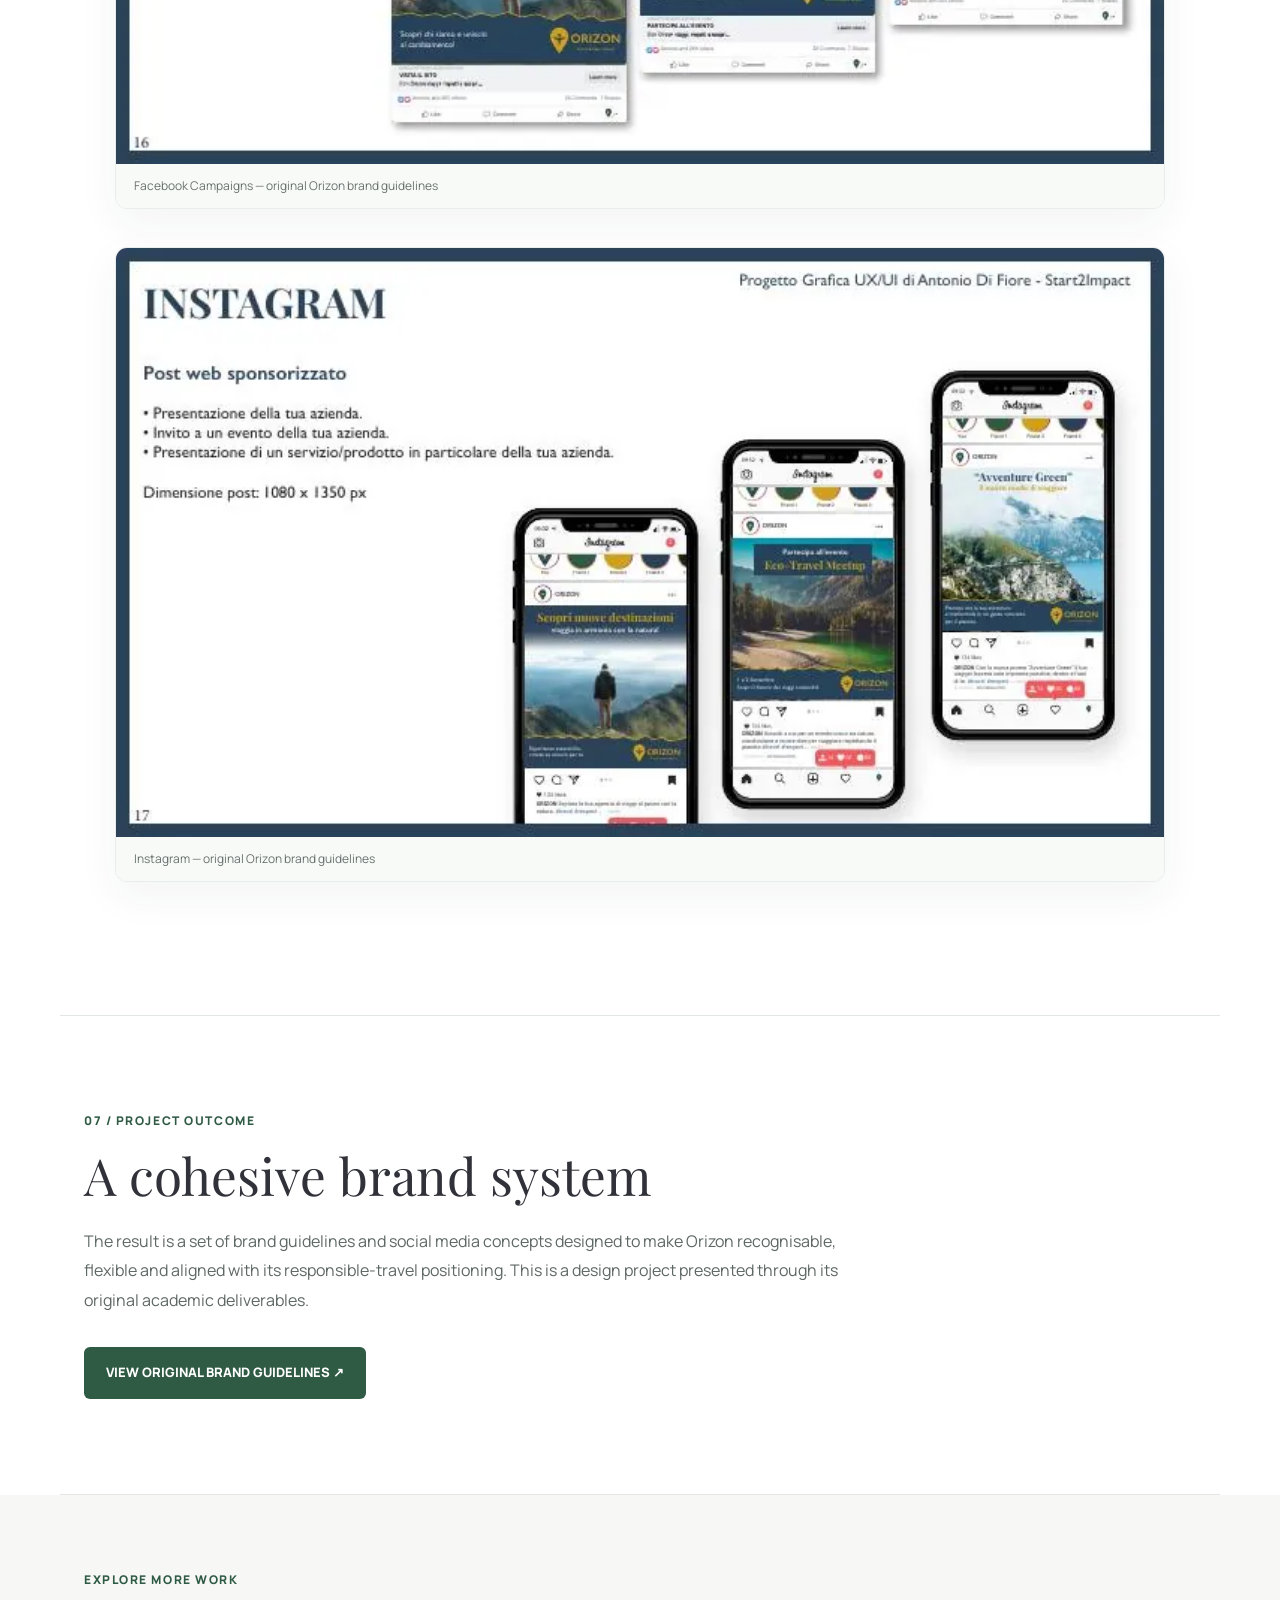
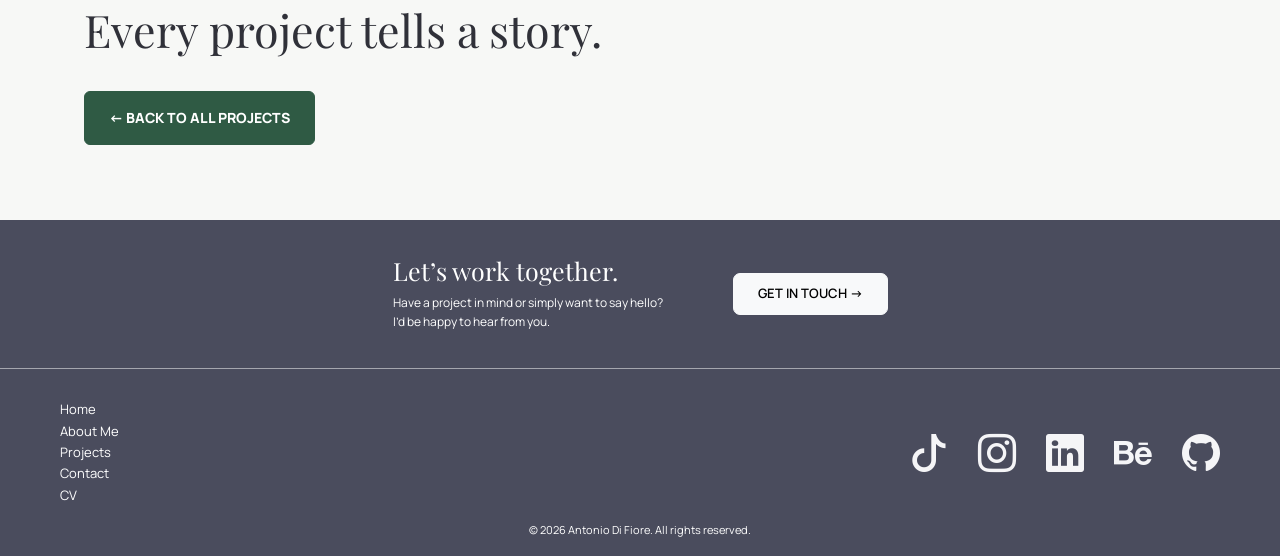
<file: orizon.html>
<!DOCTYPE html>

<html lang="en"><head><meta charset="utf-8"/><meta content="width=device-width,initial-scale=1" name="viewport"/><meta content="Orizon sustainable travel brand identity case study by Antonio Di Fiore." name="description"/><title>Orizon — Brand Identity | Antonio Di Fiore</title><link href="https://fonts.googleapis.com" rel="preconnect"/><link crossorigin="" href="https://fonts.gstatic.com" rel="preconnect"/><link href="https://fonts.googleapis.com/css2?family=Manrope:wght@400;500;600;700;800&amp;family=Playfair+Display:wght@400;500;600&amp;display=swap" rel="stylesheet"/><link href="https://cdn.jsdelivr.net/npm/bootstrap@5.3.3/dist/css/bootstrap.min.css" rel="stylesheet"/><link href="https://cdn.jsdelivr.net/npm/bootstrap-icons@1.11.3/font/bootstrap-icons.min.css" rel="stylesheet"/><link href="assets/scss/style.css" rel="stylesheet"/><style>
.oz-page{color:#303139}.oz-container{max-width:1160px;margin:auto;padding:0 24px}.oz-hero{padding:54px 0 70px;background:#f7f8f6}.oz-breadcrumb{font-size:13px;color:#66716e;margin-bottom:60px}.oz-breadcrumb a{color:inherit;text-decoration:none}.oz-eyebrow{font-size:12px;letter-spacing:.13em;font-weight:800;color:#2f5a44;margin:0 0 14px}.oz-hero h1{font:400 clamp(4rem,10vw,8rem)/1.06 'Playfair Display',serif;letter-spacing:-.04em;margin:0 0 12px}.oz-lead{font-size:clamp(1.15rem,2vw,1.55rem);max-width:750px;color:#55615d}.oz-meta{display:flex;flex-wrap:wrap;gap:10px;margin-top:30px}.oz-meta span{border:1px solid #c8d0ca;border-radius:30px;padding:7px 13px;font-size:12px;font-weight:700}.oz-section{max-width:1160px;margin:auto;padding:84px 24px;border-bottom:1px solid #e2e7e3}.oz-copy{max-width:790px;margin-bottom:32px}.oz-copy h2{font:400 clamp(2.1rem,4vw,3.6rem)/1.2 'Playfair Display',serif;margin:0 0 20px}.oz-copy>p:last-child{font-size:16px;line-height:1.85;color:#5d6764}.oz-figure{margin:18px 0 30px;border-radius:12px;overflow:hidden;background:#eef1ef}.oz-figure img{display:block;width:100%;height:auto}.oz-quote{font:400 clamp(2.3rem,5vw,5rem)/1.2 'Playfair Display',serif;color:#2f5a44;padding:65px 0;text-align:center}.oz-swatches{display:grid;grid-template-columns:repeat(5,1fr);gap:8px;margin:24px 0 40px}.oz-swatches div{min-height:110px;display:flex;align-items:flex-end;padding:12px;color:white;font-size:12px;font-weight:700}.oz-swatches .light{color:#303139;border:1px solid #ddd}.oz-download{display:inline-block;background:#2f5a44;color:#fff;text-decoration:none;padding:15px 22px;border-radius:6px;font-size:13px;font-weight:800}.oz-download:hover{background:#244635;color:white}.oz-next{padding:75px 24px;text-align:left;background:#f7f8f6}.oz-next-inner{max-width:1112px;margin:0 auto}.oz-next h2 {
  margin-bottom: 28px;
}

.oz-next .oz-back-btn {
  margin-top: 8px;
}.oz-next a{color:#2f5a44;font-weight:800;text-decoration:none}.oz-footer{background:#4a4c5d;color:white;padding:35px 24px;text-align:center;font-size:12px}.oz-footer a{color:white;margin:0 12px;text-decoration:none}@media(max-width:767px){.oz-hero{padding:30px 0 45px}.oz-breadcrumb{margin-bottom:40px}.oz-section{padding:55px 20px}.oz-swatches{grid-template-columns:repeat(3,1fr)}.oz-swatches div{min-height:90px}}

/* Sharper editorial gallery: individual panels remain legible without stretching */
.oz-figure{max-width:1050px;margin:26px auto 38px;background:#fff;border:1px solid #e8ecea;box-shadow:0 14px 42px rgba(30,49,54,.055)}
.oz-figure img{width:100%;height:auto;object-fit:contain}
.oz-figure:has(img[src$="instagram.jpg"]),.oz-figure:has(img[src$="facebook-campaigns.jpg"]){max-width:980px}
.oz-section{scroll-margin-top:95px}
.oz-figure figcaption{font-size:12px;color:#68716f;padding:12px 18px;background:#f8faf8}
@media(min-width:900px){.oz-section{padding-top:95px;padding-bottom:95px}}

/* Project navigation button */
.oz-next .oz-back-btn{display:inline-flex;align-items:center;justify-content:center;padding:14px 24px;background:#2f5a44;color:#fff;border:1px solid #2f5a44;border-radius:6px;font-family:'Manrope',sans-serif;font-size:14px;font-weight:800;text-decoration:none;transition:background-color .2s ease}
.oz-next .oz-back-btn:hover,.oz-next .oz-back-btn:focus-visible{background:#244635;color:#fff}
</style><link href="https://antoniodifiore99.github.io/antonio-portfolio/orizon.html" rel="canonical"/><meta content="website" property="og:type"/><meta content="en_US" property="og:locale"/><meta content="Orizon — Brand Identity | Antonio Di Fiore" property="og:title"/><meta content="Orizon: identità visiva, brand strategy e applicazioni digitali per un turismo più sostenibile." property="og:description"/><meta content="https://antoniodifiore99.github.io/antonio-portfolio/orizon.html" property="og:url"/><meta content="https://antoniodifiore99.github.io/antonio-portfolio/assets/images/social/orizon-og.jpg" property="og:image"/><meta content="1200" property="og:image:width"/><meta content="630" property="og:image:height"/><meta content="summary_large_image" name="twitter:card"/><meta content="Orizon — Brand Identity | Antonio Di Fiore" name="twitter:title"/><meta content="Orizon: identità visiva, brand strategy e applicazioni digitali per un turismo più sostenibile." name="twitter:description"/><meta content="https://antoniodifiore99.github.io/antonio-portfolio/assets/images/social/orizon-og.jpg" name="twitter:image"/></head><body class="oz-page"><header class="site-header sticky-top">
<nav aria-label="Main navigation" class="navbar navbar-expand-lg">
<div class="container">
<a aria-label="Antonio Di Fiore home" class="brand" href="index.html">
                    AD
                </a>
<button aria-controls="mainNav" aria-expanded="false" aria-label="Toggle navigation" class="navbar-toggler" data-bs-target="#mainNav" data-bs-toggle="collapse" type="button">
<span class="navbar-toggler-icon"></span>
</button>
<div class="collapse navbar-collapse" id="mainNav">
<ul class="navbar-nav mx-auto gap-lg-3">
<li class="nav-item">
<a class="nav-link" href="index.html">
  Home
</a>
</li>
<li class="nav-item">
<a class="nav-link" href="about.html">
                                About Me
                            </a>
</li>
<li class="nav-item">
<a class="nav-link active" aria-current="page" href="projects.html">
  Projects
</a>
</li>
<li class="nav-item">
<a class="nav-link" href="contact.html">
                                Contact
                            </a>
</li>
</ul>
<a class="btn btn-dark btn-small mt-3 mt-lg-0" href="cv.html">
                        CV <span aria-hidden="true">→</span>
</a>
</div>
</div>
</nav>
</header><main><div class="oz-hero"><div class="oz-container"><div class="oz-breadcrumb"><a href="index.html">Home</a> › <a href="projects.html">Projects</a> › Orizon</div><p class="oz-eyebrow">BRAND IDENTITY / CASE STUDY</p><h1>Orizon.</h1><p class="oz-lead">Travel. Respect. Repeat.<br/>A visual identity for a more responsible way to explore the world.</p><div class="oz-meta"><span>Brand Strategy</span><span>Logo Design</span><span>Brand Guidelines</span><span>Social Media</span></div></div></div><section class="oz-section"><div class="oz-copy"><p class="oz-eyebrow">01 / THE BRIEF</p><h2>Travel should leave a positive mark</h2><p>Orizon is a concept for a sustainable travel agency built around a simple idea: memorable journeys can respect the environment and support local communities. The identity needed to balance the excitement of exploration with a clear commitment to responsible tourism.</p></div><figure class="oz-figure"><img alt="Orizon brand guidelines cover showing the original logo and landscape photography" decoding="async" height="1944" loading="lazy" src="assets/images/orizon/cover.webp" width="3456"/></figure></section><section class="oz-section"><div class="oz-copy"><p class="oz-eyebrow">02 / BRAND STRATEGY</p><h2>Beyond the destination</h2><p>The brand vision is to help people travel consciously and regeneratively. Its mission is to design memorable trips that respect nature and create value for local communities. The proposed experiences include longer journeys, honeymoons and tailored group trips.</p></div><div class="oz-quote">“Travel. Respect. Repeat.”</div></section><section class="oz-section"><div class="oz-copy"><p class="oz-eyebrow">03 / LOGO DESIGN</p><h2>Three symbols, one idea</h2><p>The Orizon mark brings together a map pin for destination, a leaf for sustainability, and an airplane for movement and discovery. A gradient between green and deep blue suggests the meeting of land and sea.</p></div><figure class="oz-figure"><img alt="Orizon logo concept and configurations" decoding="async" height="3564" loading="lazy" src="assets/images/orizon/logo-concept.webp" width="6336"/><figcaption>Logo Concept — original Orizon brand guidelines</figcaption></figure><figure class="oz-figure"><img alt="Orizon logo construction and spacing" decoding="async" height="3564" loading="lazy" src="assets/images/orizon/logo-construction.webp" width="6336"/><figcaption>Logo Construction — original Orizon brand guidelines</figcaption></figure></section><section class="oz-section"><div class="oz-copy"><p class="oz-eyebrow">04 / LOGO SYSTEM</p><h2>Designed to adapt</h2><p>The guidelines explore logo scalability, colour variations, acceptable combinations and incorrect uses to keep the identity consistent across formats.</p></div><figure class="oz-figure"><img alt="Orizon logo scalability studies" decoding="async" height="3564" loading="lazy" src="assets/images/orizon/logo-scalability.webp" width="6336"/><figcaption>Logo Scalability — original Orizon brand guidelines</figcaption></figure><figure class="oz-figure"><img alt="Orizon logo on different coloured backgrounds" decoding="async" height="3564" loading="lazy" src="assets/images/orizon/color-applications.webp" width="6336"/><figcaption>Color Applications — original Orizon brand guidelines</figcaption></figure><figure class="oz-figure"><img alt="Examples of incorrect logo usage" decoding="async" height="3564" loading="lazy" src="assets/images/orizon/logo-misuse.webp" width="6336"/><figcaption>Logo Misuse — original Orizon brand guidelines</figcaption></figure></section><section class="oz-section"><div class="oz-copy"><p class="oz-eyebrow">05 / VISUAL LANGUAGE</p><h2>Nature, clarity, confidence</h2><p>The palette uses deep green, navy blue, ochre, charcoal and off-white. The original guidelines pair Playfair Display for expressive headlines with Gill Sans for clear supporting text.</p></div><div class="oz-swatches"><div style="background:#2f5a44"><span>#2F5A44</span></div><div style="background:#2a4359"><span>#2A4359</span></div><div style="background:#d3a017"><span>#D3A017</span></div><div style="background:#39393f"><span>#39393F</span></div><div class="light" style="background:#f9f9f9"><span>#F9F9F9</span></div></div><figure class="oz-figure"><img alt="Original Orizon brand palette specification" decoding="async" height="3564" loading="lazy" src="assets/images/orizon/color-palette.webp" width="6336"/><figcaption>Color Palette — original Orizon brand guidelines</figcaption></figure><figure class="oz-figure"><img alt="Playfair Display and Gill Sans typography guidelines" decoding="async" height="394" loading="lazy" src="assets/images/orizon/typography.webp" width="700"/><figcaption>Typography — original Orizon brand guidelines</figcaption></figure><figure class="oz-figure"><img alt="Orizon icon set and visual language" decoding="async" height="394" loading="lazy" src="assets/images/orizon/icons.webp" width="700"/><figcaption>Icons — original Orizon brand guidelines</figcaption></figure></section><section class="oz-section"><div class="oz-copy"><p class="oz-eyebrow">06 / SOCIAL APPLICATIONS</p><h2>An identity across channels</h2><p>The system extends to branded YouTube, Facebook and Instagram layouts, including cover imagery, profile treatments and promotional content. Campaign concepts include the “Avventure Green” travel package and an Eco-Travel Meetup.</p></div><figure class="oz-figure"><img alt="Orizon YouTube channel mockup" decoding="async" height="394" loading="lazy" src="assets/images/orizon/youtube.webp" width="700"/><figcaption>Youtube — original Orizon brand guidelines</figcaption></figure><figure class="oz-figure"><img alt="Orizon Facebook page mockup" decoding="async" height="394" loading="lazy" src="assets/images/orizon/facebook.webp" width="700"/><figcaption>Facebook — original Orizon brand guidelines</figcaption></figure><figure class="oz-figure"><img alt="Orizon Facebook promotional post concepts" decoding="async" height="394" loading="lazy" src="assets/images/orizon/facebook-campaigns.webp" width="700"/><figcaption>Facebook Campaigns — original Orizon brand guidelines</figcaption></figure><figure class="oz-figure"><img alt="Orizon Instagram promotional post mockups" decoding="async" height="394" loading="lazy" src="assets/images/orizon/instagram.webp" width="700"/><figcaption>Instagram — original Orizon brand guidelines</figcaption></figure></section><section class="oz-section"><div class="oz-copy"><p class="oz-eyebrow">07 / PROJECT OUTCOME</p><h2>A cohesive brand system</h2><p>The result is a set of brand guidelines and social media concepts designed to make Orizon recognisable, flexible and aligned with its responsible-travel positioning. This is a design project presented through its original academic deliverables.</p></div><a class="oz-download" href="orizon-original.pdf" rel="noopener" target="_blank">VIEW ORIGINAL BRAND GUIDELINES <span aria-hidden="true">↗</span></a></section><div class="oz-next"><div class="oz-next-inner"><p class="oz-eyebrow">EXPLORE MORE WORK</p><h2>Every project tells a story.</h2><a class="oz-back-btn" href="projects.html">← BACK TO ALL PROJECTS</a></div></div></main>
<section class="footer-cta"><div class="container cta-inner"><div><h2>Let’s work together.</h2><p>Have a project in mind or simply want to say hello?<br>I’d be happy to hear from you.</p></div><a class="btn btn-light" href="contact.html">GET IN TOUCH →</a></div></section>
<footer class="site-footer"><div class="container footer-inner"><nav aria-label="Footer navigation"><a href="index.html">Home</a><a href="about.html">About Me</a><a href="projects.html">Projects</a><a href="contact.html">Contact</a><a href="cv.html">CV</a></nav><div class="social-links"><a href="https://www.tiktok.com/@jugaad.project" aria-label="TikTok" target="_blank" rel="noopener noreferrer"><i class="bi bi-tiktok" aria-hidden="true"></i></a><a href="https://www.instagram.com/jugaad.project_/" aria-label="Instagram" target="_blank" rel="noopener noreferrer"><i class="bi bi-instagram" aria-hidden="true"></i></a><a href="https://www.linkedin.com/in/antonio-di-fiore-87a73a230/" aria-label="LinkedIn" target="_blank" rel="noopener noreferrer"><i class="bi bi-linkedin" aria-hidden="true"></i></a><a href="https://www.behance.net/antoniodifiore1" aria-label="Behance" target="_blank" rel="noopener noreferrer"><i class="bi bi-behance" aria-hidden="true"></i></a><a href="https://github.com/Antoniodifiore99" aria-label="GitHub" target="_blank" rel="noopener noreferrer"><i class="bi bi-github" aria-hidden="true"></i></a></div></div><p class="copyright">© 2026 Antonio Di Fiore. All rights reserved.</p></footer><script src="https://cdn.jsdelivr.net/npm/bootstrap@5.3.3/dist/js/bootstrap.bundle.min.js"></script></body></html>
</file>
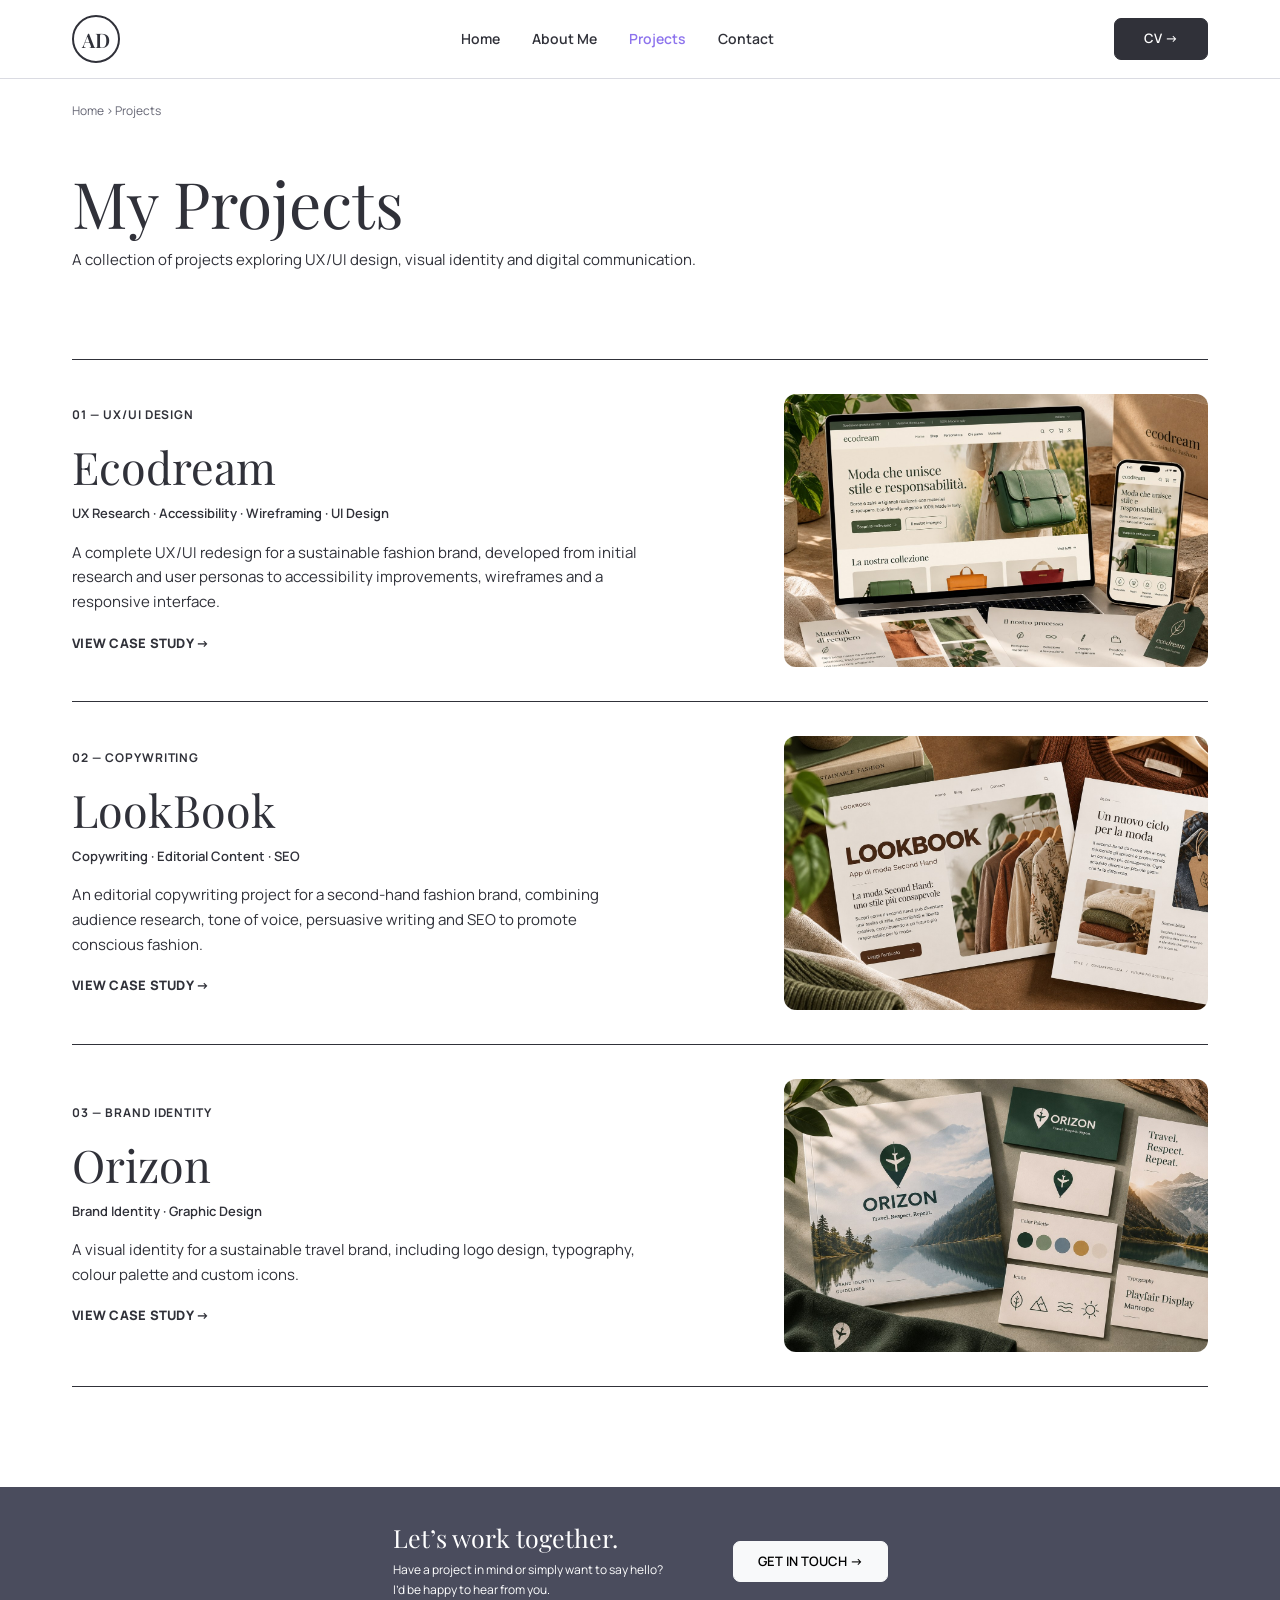
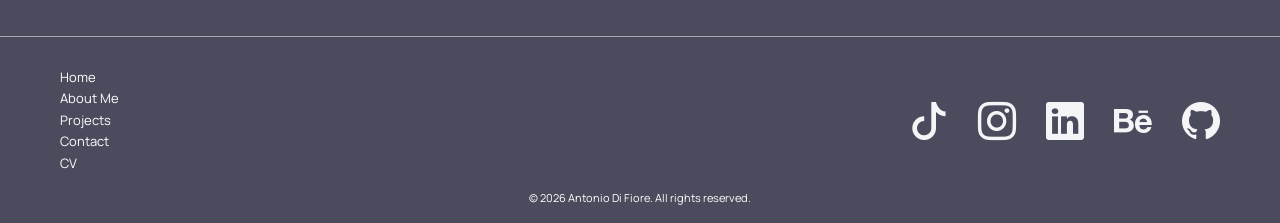
<file: projects.html>
<!DOCTYPE html>
<html lang="en">

<head>
    <meta charset="UTF-8">
    <meta name="viewport" content="width=device-width, initial-scale=1">

    <meta name="description"
        content="Explore UX/UI, copywriting and visual identity projects by Antonio Di Fiore.">

    <!-- Open Graph -->
    <meta property="og:type" content="website">
    <meta property="og:title" content="Projects | Antonio Di Fiore">
    <meta property="og:description"
        content="Explore UX/UI, copywriting and visual identity projects by Antonio Di Fiore.">
    <meta property="og:image" content="https://antoniodifiore99.github.io/antonio-portfolio/assets/images/social/jugaad-og.jpg">
    
    
    <meta name="twitter:card" content="summary_large_image">
    <meta name="twitter:title" content="Projects | Antonio Di Fiore">
    <meta name="twitter:description" content="Explore UX/UI, copywriting and visual identity projects by Antonio Di Fiore.">
    <meta name="twitter:image" content="https://antoniodifiore99.github.io/antonio-portfolio/assets/images/social/jugaad-og.jpg">
<meta property="og:url" content="https://antoniodifiore99.github.io/antonio-portfolio/projects.html">
<meta property="og:locale" content="en_US">

    <title>Projects | Antonio Di Fiore</title>

    <!-- Favicon -->
    <link rel="icon" type="image/svg+xml" href="assets/images/favicon.svg">

    <!-- Google Fonts -->
    <link rel="preconnect" href="https://fonts.googleapis.com">
    <link rel="preconnect" href="https://fonts.gstatic.com" crossorigin>
    <link
        href="https://fonts.googleapis.com/css2?family=Manrope:wght@400;500;600;700;800&family=Playfair+Display:ital,wght@0,400;0,500;0,600;1,400&display=swap"
        rel="stylesheet">

    <!-- Bootstrap -->
    <link
        href="https://cdn.jsdelivr.net/npm/bootstrap@5.3.3/dist/css/bootstrap.min.css"
        rel="stylesheet">

    <!-- Bootstrap Icons -->
    <link
        href="https://cdn.jsdelivr.net/npm/bootstrap-icons@1.11.3/font/bootstrap-icons.min.css"
        rel="stylesheet">

    <!-- Portfolio CSS -->
    <link rel="stylesheet" href="assets/css/style.css">
</head>

<body>

    <!-- HEADER -->
    <header class="site-header sticky-top">
        <nav class="navbar navbar-expand-lg" aria-label="Main navigation">
            <div class="container">

                <a class="brand" href="index.html" aria-label="Antonio Di Fiore home">
                    AD
                </a>

                <button
                    class="navbar-toggler"
                    type="button"
                    data-bs-toggle="collapse"
                    data-bs-target="#mainNav"
                    aria-controls="mainNav"
                    aria-expanded="false"
                    aria-label="Toggle navigation">
                    <span class="navbar-toggler-icon"></span>
                </button>

                <div class="collapse navbar-collapse" id="mainNav">

                    <ul class="navbar-nav mx-auto gap-lg-3">

                        <li class="nav-item">
                            <a class="nav-link" href="index.html">Home</a>
                        </li>

                        <li class="nav-item">
                            <a class="nav-link" href="about.html">About Me</a>
                        </li>

                        <li class="nav-item">
                            <a class="nav-link active"
                               href="projects.html"
                               aria-current="page">
                                Projects
                            </a>
                        </li>

                        <li class="nav-item">
                            <a class="nav-link" href="contact.html">Contact</a>
                        </li>

                    </ul>

                    <a class="btn btn-dark btn-small mt-3 mt-lg-0" href="cv.html">
                        CV <span aria-hidden="true">→</span>
                    </a>

                </div>
            </div>
        </nav>
    </header>

    <!-- MAIN CONTENT -->
    <main id="main-content">

        <!-- PAGE INTRO -->
        <section class="container page-intro">

            <p class="breadcrumb-custom">
                <a href="index.html">Home</a> › Projects
            </p>

            <h1>My Projects</h1>

            <p>
                A collection of projects exploring UX/UI design,
                visual identity and digital communication.
            </p>

        </section>

        <!-- PROJECT LIST -->
        <section class="container project-list">

            <!-- ===================================
                 PROJECT 01 — ECODREAM
                 =================================== -->
            <article class="project-row" id="ecodream">

                <div class="project-copy">

                    <p class="eyebrow">01 — UX/UI DESIGN</p>

                    <h2>Ecodream</h2>

                    <p class="project-tags">
                        UX Research · Accessibility · Wireframing · UI Design
                    </p>

                    <p>
                        A complete UX/UI redesign for a sustainable
                        fashion brand, developed from initial research
                        and user personas to accessibility improvements,
                        wireframes and a responsive interface.
                    </p>

                    <a
                        href="ecodream.html"
                        class="text-link"
                        aria-label="View Ecodream case study">
                        VIEW CASE STUDY →
                    </a>

                </div>

                <a
                    href="ecodream.html"
                    class="project-image"
                    aria-label="Open Ecodream case study">

                    <img
                        src="assets/images/ecodream.jpg"
                        alt="Ecodream UX/UI redesign project preview"
                        loading="lazy">

                </a>

            </article>

            <!-- ===================================
                 PROJECT 02 — LOOKBOOK
                 =================================== -->
            <article class="project-row" id="lookbook">

                <div class="project-copy">

                    <p class="eyebrow">02 — COPYWRITING</p>

                    <h2>LookBook</h2>

                    <p class="project-tags">
                        Copywriting · Editorial Content · SEO
                    </p>

                    <p>
                        An editorial copywriting project for a
                        second-hand fashion brand, combining
                        audience research, tone of voice, persuasive
                        writing and SEO to promote conscious fashion.
                    </p>

                    <a
                        href="lookbook.html"
                        class="text-link"
                        aria-label="View LookBook case study">
                        VIEW CASE STUDY →
                    </a>

                </div>

                <a
                    href="lookbook.html"
                    class="project-image"
                    aria-label="Open LookBook case study">

                    <img
                        src="assets/images/lookbook.jpg"
                        alt="LookBook copywriting project preview"
                        loading="lazy">

                </a>

            </article>

            <!-- ===================================
                 PROJECT 03 — ORIZON
                 =================================== -->
            <article class="project-row" id="orizon">

                <div class="project-copy">

                    <p class="eyebrow">03 — BRAND IDENTITY</p>

                    <h2>Orizon</h2>

                    <p class="project-tags">
                        Brand Identity · Graphic Design
                    </p>

                    <p>
                        A visual identity for a sustainable travel
                        brand, including logo design, typography,
                        colour palette and custom icons.
                    </p>

                    <a
                        href="orizon.html"
                        class="text-link"
                        aria-label="View Orizon case study">
                        VIEW CASE STUDY →
                    </a>

                </div>

                <a
                    href="orizon.html"
                    class="project-image"
                    aria-label="Open Orizon case study">

                    <img
                        src="assets/images/orizon.jpg"
                        alt="Orizon brand identity project preview"
                        loading="lazy">

                </a>

            </article>

        </section>

    </main>

    <!-- FOOTER CTA -->
    <section class="footer-cta">

        <div class="container cta-inner">

            <div>
                <h2>Let’s work together.</h2>

                <p>
                    Have a project in mind or simply want to say hello?
                    <br>
                    I’d be happy to hear from you.
                </p>
            </div>

            <a class="btn btn-light" href="contact.html">
                GET IN TOUCH →
            </a>

        </div>

    </section>

    <!-- FOOTER -->
    <footer class="site-footer">

        <div class="container footer-inner">

            <!-- Footer Navigation -->
            <nav aria-label="Footer navigation">

                <a href="index.html">Home</a>
                <a href="about.html">About Me</a>
                <a href="projects.html">Projects</a>
                <a href="contact.html">Contact</a>
                <a href="cv.html">CV</a>

            </nav>

           
<!-- SOCIAL LINKS -->
<div class="social-links">

    <!-- TikTok -->
    <a href="https://www.tiktok.com/@jugaad.project"
       target="_blank"
       rel="noopener noreferrer"
       aria-label="TikTok"
       title="TikTok">
        <i class="bi bi-tiktok" aria-hidden="true"></i>
    </a>

    <!-- Instagram -->
    <a href="https://www.instagram.com/jugaad.project_/"
       target="_blank"
       rel="noopener noreferrer"
       aria-label="Instagram"
       title="Instagram">
        <i class="bi bi-instagram" aria-hidden="true"></i>
    </a>

    <!-- LinkedIn -->
    <a href="https://www.linkedin.com/in/antonio-di-fiore-87a73a230/"
       target="_blank"
       rel="noopener noreferrer"
       aria-label="LinkedIn"
       title="LinkedIn">
        <i class="bi bi-linkedin" aria-hidden="true"></i>
    </a>

    <!-- Behance -->
    <a href="https://www.behance.net/antoniodifiore1"
       target="_blank"
       rel="noopener noreferrer"
       aria-label="Behance"
       title="Behance">
        <i class="bi bi-behance" aria-hidden="true"></i>
    </a>

    <!-- GitHub -->
    <a href="https://github.com/Antoniodifiore99"
       target="_blank"
       rel="noopener noreferrer"
       aria-label="GitHub"
       title="GitHub">
        <i class="bi bi-github" aria-hidden="true"></i>
    </a>

</div>


        </div>

        <p class="copyright">
            © 2026 Antonio Di Fiore. All rights reserved.
        </p>

    </footer>

    <!-- Bootstrap JS -->
    <script
        src="https://cdn.jsdelivr.net/npm/bootstrap@5.3.3/dist/js/bootstrap.bundle.min.js">
    </script>

</body>
</html>
</file>
<file: assets/css/style.css>
@charset "UTF-8";
/* ==========================================
   VARIABLES
   ========================================== */
/* ==========================================
   BASE
   ========================================== */
* {
  box-sizing: border-box;
}

html {
  scroll-behavior: smooth;
}

body {
  margin: 0;
  color: #303139;
  font-family: "Manrope", sans-serif;
  font-size: 15px;
  line-height: 1.65;
  background: white;
}

a {
  color: inherit;
}
a:hover {
  color: #8d73ed;
}

h1,
h2,
h3 {
  font-family: "Playfair Display", serif;
  font-weight: 400;
  line-height: 1.16;
}

h1 {
  font-size: clamp(2.7rem, 5vw, 4.3rem);
}

h2 {
  font-size: clamp(2rem, 3.5vw, 3rem);
}

h3 {
  font-size: 1.65rem;
}

p {
  margin-bottom: 1rem;
}

.container {
  max-width: 1160px;
}

/* ==========================================
   NAVBAR
   ========================================== */
.site-header {
  background: rgba(255, 255, 255, 0.97);
  border-bottom: 1px solid #dadbe2;
  backdrop-filter: blur(12px);
}

.navbar {
  min-height: 78px;
}

.brand {
  display: inline-flex;
  justify-content: center;
  align-items: center;
  width: 48px;
  height: 48px;
  border: 2px solid #303139;
  border-radius: 50%;
  font-family: "Playfair Display", serif;
  font-weight: 600;
  font-size: 20px;
  text-decoration: none;
}

.nav-link {
  font-size: 14px;
  color: #303139;
  font-weight: 600;
}

.nav-link.active,
.nav-link:hover {
  color: #8d73ed !important;
}

/* ==========================================
   BUTTONS
   ========================================== */
.btn {
  border-radius: 7px;
  padding: 10px 24px;
  font-size: 13px;
  font-weight: 600;
  transition: transform 0.2s, background 0.2s;
}
.btn:hover {
  transform: translateY(-2px);
}
.btn:disabled {
  opacity: 0.55;
  transform: none;
  cursor: not-allowed;
}

.btn-dark {
  background: #303139;
  border-color: #303139;
}

.btn-small {
  min-width: 94px;
}

.btn-lilac {
  background: #d2c5ff;
  color: #303139;
  border: 0;
}
.btn-lilac:hover {
  background: #bcabff;
  color: #303139;
}

/* ==========================================
   HERO
   ========================================== */
.eyebrow {
  font-size: 12px;
  letter-spacing: 0.08em;
  text-transform: uppercase;
  font-weight: 700;
}

.hero {
  display: grid;
  grid-template-columns: 1.5fr 1fr;
  align-items: center;
  min-height: 650px;
  gap: 40px;
  padding-top: 95px;
  padding-bottom: 95px;
}
.hero h1 {
  font-size: clamp(3.2rem, 5.4vw, 5.8rem);
  letter-spacing: -0.035em;
  margin: 25px 0;
}
.hero h1 em {
  font-weight: 400;
}

.hero-lead {
  max-width: 490px;
  color: #646573;
  font-size: 17px;
  margin-bottom: 30px;
}

.hero-art {
  min-height: 400px;
  position: relative;
  display: flex;
  align-items: center;
  justify-content: center;
}
.hero-art span {
  position: absolute;
  bottom: 8px;
  right: 12px;
  letter-spacing: 0.2em;
  font-size: 11px;
}

.art-ring {
  width: 320px;
  height: 320px;
  border: 1px solid #d8d0ef;
  border-radius: 50%;
}

.art-shape {
  width: 190px;
  height: 240px;
  background: linear-gradient(140deg, #e3dbff, #b6a3ed);
  border-radius: 53% 47% 60% 40%/40% 60% 40% 60%;
  position: absolute;
  transform: rotate(-23deg);
  box-shadow: 26px 18px 0 #f1ecff;
}

/* ==========================================
   SECTIONS
   ========================================== */
.section {
  padding-top: 100px;
  padding-bottom: 100px;
}

.section-heading {
  max-width: 680px;
  margin-bottom: 50px;
}
.section-heading p:last-child {
  color: #646573;
}

/* ==========================================
   PROJECTS
   ========================================== */
.project-row {
  display: grid;
  grid-template-columns: 1.55fr 1fr;
  gap: 55px;
  align-items: center;
  padding: 34px 0;
  border-top: 1px solid #303139;
  scroll-margin-top: 110px;
}
.project-row:last-child {
  border-bottom: 1px solid #303139;
}

.project-copy h2,
.project-copy h3 {
  margin: 14px 0 10px;
}
.project-copy > p:not(.eyebrow) {
  max-width: 570px;
}

.project-tags {
  font-size: 13px;
  font-weight: 600;
}

.project-image {
  display: block;
  overflow: hidden;
  border-radius: 12px;
  background: #eee;
}
.project-image img {
  display: block;
  width: 100%;
  aspect-ratio: 1.55;
  -o-object-fit: cover;
     object-fit: cover;
  transition: transform 0.3s;
}
.project-image:hover img {
  transform: scale(1.025);
}

.project-note {
  color: #646573;
  font-size: 12px;
}

.text-link {
  font-weight: 800;
  font-size: 13px;
  text-decoration: none;
  letter-spacing: 0.02em;
}

/* ==========================================
   ABOUT TEASER
   ========================================== */
.about-teaser {
  background: #f0edff;
}

.teaser-grid {
  display: grid;
  grid-template-columns: 1fr 1fr;
  gap: 90px;
  align-items: center;
}
.teaser-grid p {
  max-width: 450px;
}

/* ==========================================
   FEATURE GRID
   ========================================== */
.feature-grid {
  display: grid;
  grid-template-columns: repeat(3, 1fr);
  gap: 25px;
  margin-top: 40px;
}
.feature-grid > div {
  border-top: 1px solid #dadbe2;
  padding-top: 22px;
}
.feature-grid h3 {
  margin: 14px 0;
}

.feature-num {
  color: #8d73ed;
  font-size: 12px;
  font-weight: 800;
}

/* ==========================================
   PAGE INTRO
   ========================================== */
.page-intro {
  padding-top: 22px;
  padding-bottom: 70px;
}
.page-intro h1 {
  margin-top: 45px;
}
.page-intro > p:not(.breadcrumb-custom) {
  max-width: 700px;
}

.breadcrumb-custom {
  font-size: 12px;
  color: #646573;
}
.breadcrumb-custom a {
  text-decoration: none;
}

.project-list {
  padding-bottom: 100px;
}

/* ==========================================
   ABOUT ME
   ========================================== */
.about-main {
  display: grid;
  grid-template-columns: minmax(0, 1.6fr) minmax(0, 1fr);
  align-items: center;
  gap: 64px;
}

.about-text {
  min-width: 0;
}
.about-text h2 {
  margin-bottom: 25px;
}

/* FOTO ABOUT ME — REGOLA UNICA */
.about-main .about-portrait {
  display: block;
  width: 100%;
  max-width: 350px;
  height: 420px;
  -o-object-fit: cover;
     object-fit: cover;
  -o-object-position: center 20%;
     object-position: center 20%;
  border-radius: 20px;
  margin: 0 auto;
  box-shadow: 0 12px 30px rgba(35, 35, 50, 0.1);
}

/* Eventuale placeholder */
.portrait-placeholder {
  width: 100%;
  max-width: 420px;
  height: 460px;
  min-height: 0;
  margin-left: auto;
  padding: 0;
  overflow: hidden;
  border-radius: 12px;
  background: #e9e3f8;
  display: flex;
  flex-direction: column;
  align-items: center;
  justify-content: center;
  text-align: center;
}
.portrait-placeholder span {
  display: flex;
  width: 140px;
  height: 140px;
  align-items: center;
  justify-content: center;
  border-radius: 50%;
  background: #d3c5fa;
  font-family: "Playfair Display", serif;
  font-size: 60px;
}
.portrait-placeholder p {
  font-size: 12px;
  margin-top: 20px;
}

.about-bottom {
  padding-bottom: 110px;
  max-width: 800px;
}

/* ==========================================
   CONTACT
   ========================================== */
.contact-layout {
  display: grid;
  grid-template-columns: 1fr 400px;
  gap: 70px;
  align-items: start;
  padding-bottom: 115px;
}

.contact-copy h2 {
  font-family: "Manrope", sans-serif;
  font-size: 16px;
  font-weight: 800;
}
.contact-copy p {
  max-width: 430px;
}

.contact-form {
  border: 1px solid #dadbe2;
  border-radius: 8px;
  padding: 22px;
}

.form-notice {
  font-size: 11px;
  color: #646573;
}

.form-field {
  margin-bottom: 16px;
}
.form-field label {
  display: block;
  margin-bottom: 6px;
  font-size: 13px;
}
.form-field input,
.form-field textarea {
  display: block;
  width: 100%;
  border: 1px solid #dadbe2;
  border-radius: 7px;
  padding: 10px 12px;
  font-size: 13px;
  color: #303139;
}
.form-field input:focus,
.form-field textarea:focus {
  outline: 2px solid #8d73ed;
  outline-offset: 1px;
}

/* Contact form status */
.contact-form .form-status {
  margin: 16px 0 0;
  font-size: 14px;
  font-weight: 600;
  text-align: center;
}
.contact-form .form-status:empty {
  display: none;
}
.contact-form .form-status.success {
  color: #287a50;
}
.contact-form .form-status.error {
  color: #c0392b;
}

/* Antispam honeypot */
.hp-field {
  position: absolute;
  left: -9999px;
  width: 1px;
  height: 1px;
  overflow: hidden;
}

/* ==========================================
   CURRICULUM VITAE
   ========================================== */
.cv-layout {
  display: grid;
  grid-template-columns: 300px 1fr;
  gap: 50px;
  padding-bottom: 100px;
}

.cv-sidebar {
  background: #f0edff;
  padding: 30px 25px;
  border-radius: 14px;
}
.cv-sidebar h2 {
  font-size: 2rem;
  text-align: center;
}
.cv-sidebar > p {
  font-size: 13px;
}
.cv-sidebar h3 {
  font-family: "Manrope", sans-serif;
  font-size: 13px;
  font-weight: 800;
  margin-top: 30px;
}
.cv-sidebar ul {
  padding-left: 18px;
  font-size: 13px;
}

.cv-avatar {
  margin: 0 auto 20px;
  width: 140px;
  height: 140px;
  border-radius: 50%;
  background: #a7bbce;
  display: flex;
  align-items: center;
  justify-content: center;
  font-family: "Playfair Display", serif;
  font-size: 50px;
}

.cv-avatar-photo {
  display: block;
  width: 130px;
  height: 130px;
  max-width: 130px;
  max-height: 130px;
  -o-object-fit: cover;
     object-fit: cover;
  -o-object-position: center 25%;
     object-position: center 25%;
  border-radius: 50%;
  margin: 0 auto 24px;
}

.cv-main section {
  margin-bottom: 30px;
}
.cv-main h2 {
  font-family: "Manrope", sans-serif;
  font-size: 15px;
  font-weight: 800;
  margin-bottom: 14px;
}
.cv-main p {
  font-size: 14px;
}

.cv-entry {
  display: grid;
  grid-template-columns: 125px 1fr;
  gap: 20px;
  margin: 22px 0;
}
.cv-entry > span {
  color: #646573;
  font-size: 12px;
}
.cv-entry h3 {
  font-family: "Manrope", sans-serif;
  font-size: 14px;
  font-weight: 800;
}

/* ==========================================
   FOOTER CTA
   ========================================== */
.footer-cta,
.site-footer {
  background: #4a4c5d;
  color: white;
}

.footer-cta {
  border-bottom: 1px solid rgba(255, 255, 255, 0.5);
  padding: 36px 0;
}

.cta-inner {
  display: flex;
  align-items: center;
  justify-content: center;
  gap: 70px;
}
.cta-inner h2 {
  font-size: 25px;
}
.cta-inner p {
  font-size: 12px;
  margin: 0;
}

/* ==========================================
   FOOTER
   ========================================== */
.footer-inner {
  display: flex;
  justify-content: space-between;
  align-items: center;
  padding: 30px 0 10px;
}
.footer-inner nav {
  display: flex;
  flex-direction: column;
}
.footer-inner a {
  color: white;
  text-decoration: none;
  font-size: 13px;
}
.footer-inner a:hover {
  color: #d2c5ff;
}

.copyright {
  margin: 0;
  padding: 5px 15px 16px;
  text-align: center;
  font-size: 11px;
}

/* ==========================================
   SOCIAL ICONS — ALL PAGES
   ========================================== */
.site-footer .social-links {
  display: flex;
  align-items: center;
  justify-content: flex-end;
  flex-wrap: wrap;
  gap: 30px;
}
.site-footer .social-links a {
  display: inline-flex;
  align-items: center;
  justify-content: center;
  color: #f5f5f7;
  font-size: 38px;
  line-height: 1;
  text-decoration: none;
  transition: color 0.2s ease, transform 0.2s ease;
}
.site-footer .social-links a i {
  font-size: inherit;
  line-height: 1;
}
.site-footer .social-links a:hover {
  color: #cbb8ff;
  transform: translateY(-3px);
}
.site-footer .social-links a:focus-visible {
  outline: 2px solid #cbb8ff;
  outline-offset: 5px;
}
.site-footer.footer-large .social-links {
  gap: 30px;
}
.site-footer.footer-large .social-links a {
  font-size: 38px;
}

/* ==========================================
   TABLET
   ========================================== */
@media (max-width: 991px) {
  .navbar-collapse {
    padding: 20px 0;
  }
  .hero {
    grid-template-columns: 1fr;
    min-height: auto;
    padding-top: 75px;
    padding-bottom: 65px;
  }
  .hero-art {
    min-height: 240px;
  }
  .art-ring {
    width: 220px;
    height: 220px;
  }
  .art-shape {
    width: 135px;
    height: 170px;
  }
  .project-row {
    gap: 25px;
  }
  .contact-layout {
    grid-template-columns: 1fr 360px;
    gap: 30px;
  }
}
/* ==========================================
   MOBILE
   ========================================== */
@media (max-width: 767px) {
  .section {
    padding-top: 65px;
    padding-bottom: 65px;
  }
  .hero {
    padding-top: 55px;
  }
  .hero h1 {
    font-size: clamp(2.7rem, 10vw, 4rem);
  }
  .project-row {
    grid-template-columns: 1fr;
    gap: 18px;
  }
  .project-image {
    grid-row: 1;
  }
  .teaser-grid,
  .feature-grid,
  .contact-layout,
  .cv-layout {
    grid-template-columns: 1fr;
    gap: 30px;
  }
  /* About Me responsive */
  .about-main {
    grid-template-columns: minmax(0, 1fr);
    gap: 32px;
    padding-top: 48px;
    padding-bottom: 48px;
  }
  .about-main .about-portrait {
    width: 100%;
    max-width: 350px;
    height: auto;
    aspect-ratio: 5/6;
    -o-object-position: center 20%;
       object-position: center 20%;
    margin: 0 auto;
  }
  .portrait-placeholder {
    max-width: 100%;
    height: auto;
    aspect-ratio: 1/1;
    margin: 0 auto;
  }
  .page-intro {
    padding-bottom: 35px;
  }
  .page-intro h1 {
    margin-top: 25px;
  }
  .contact-layout {
    padding-bottom: 70px;
  }
  .cv-layout {
    padding-bottom: 65px;
  }
  .cta-inner,
  .footer-inner {
    align-items: flex-start;
    flex-direction: column;
    gap: 25px;
  }
  .cv-entry {
    grid-template-columns: 1fr;
    gap: 5px;
  }
  /* Social icons mobile */
  .site-footer .social-links,
  .site-footer.footer-large .social-links {
    justify-content: center;
    gap: 24px;
  }
  .site-footer .social-links a,
  .site-footer.footer-large .social-links a {
    font-size: 32px;
  }
}
/* ==========================================
   ACCESSIBILITY
   ========================================== */
@media (prefers-reduced-motion: reduce) {
  *,
  *::before,
  *::after {
    scroll-behavior: auto !important;
    transition: none !important;
  }
}/*# sourceMappingURL=style.css.map */
@media (max-width: 767px) {
  .site-footer .footer-inner {
    padding-left: 24px;
    padding-right: 24px;
  }
}
</file>
<file: assets/scss/style.css>
@charset "UTF-8";
/* ==========================================
   VARIABLES
   ========================================== */
/* ==========================================
   BASE
   ========================================== */
* {
  box-sizing: border-box;
}

html {
  scroll-behavior: smooth;
}

body {
  margin: 0;
  color: #303139;
  font-family: "Manrope", sans-serif;
  font-size: 15px;
  line-height: 1.65;
  background: white;
}

a {
  color: inherit;
}
a:hover {
  color: #8d73ed;
}

h1,
h2,
h3 {
  font-family: "Playfair Display", serif;
  font-weight: 400;
  line-height: 1.16;
}

h1 {
  font-size: clamp(2.7rem, 5vw, 4.3rem);
}

h2 {
  font-size: clamp(2rem, 3.5vw, 3rem);
}

h3 {
  font-size: 1.65rem;
}

p {
  margin-bottom: 1rem;
}

.container {
  max-width: 1160px;
}

/* ==========================================
   NAVBAR
   ========================================== */
.site-header {
  background: rgba(255, 255, 255, 0.97);
  border-bottom: 1px solid #dadbe2;
  backdrop-filter: blur(12px);
}

.navbar {
  min-height: 78px;
}

.brand {
  display: inline-flex;
  justify-content: center;
  align-items: center;
  width: 48px;
  height: 48px;
  border: 2px solid #303139;
  border-radius: 50%;
  font-family: "Playfair Display", serif;
  font-weight: 600;
  font-size: 20px;
  text-decoration: none;
}

.nav-link {
  font-size: 14px;
  color: #303139;
  font-weight: 600;
}

.nav-link.active,
.nav-link:hover {
  color: #8d73ed !important;
}

/* ==========================================
   BUTTONS
   ========================================== */
.btn {
  border-radius: 7px;
  padding: 10px 24px;
  font-size: 13px;
  font-weight: 600;
  transition: transform 0.2s, background 0.2s;
}
.btn:hover {
  transform: translateY(-2px);
}
.btn:disabled {
  opacity: 0.55;
  transform: none;
  cursor: not-allowed;
}

.btn-dark {
  background: #303139;
  border-color: #303139;
}

.btn-small {
  min-width: 94px;
}

.btn-lilac {
  background: #d2c5ff;
  color: #303139;
  border: 0;
}
.btn-lilac:hover {
  background: #bcabff;
  color: #303139;
}

/* ==========================================
   HERO
   ========================================== */
.eyebrow {
  font-size: 12px;
  letter-spacing: 0.08em;
  text-transform: uppercase;
  font-weight: 700;
}

.hero {
  display: grid;
  grid-template-columns: 1.5fr 1fr;
  align-items: center;
  min-height: 650px;
  gap: 40px;
  padding-top: 95px;
  padding-bottom: 95px;
}
.hero h1 {
  font-size: clamp(3.2rem, 5.4vw, 5.8rem);
  letter-spacing: -0.035em;
  margin: 25px 0;
}
.hero h1 em {
  font-weight: 400;
}

.hero-lead {
  max-width: 490px;
  color: #646573;
  font-size: 17px;
  margin-bottom: 30px;
}

.hero-art {
  min-height: 400px;
  position: relative;
  display: flex;
  align-items: center;
  justify-content: center;
}
.hero-art span {
  position: absolute;
  bottom: 8px;
  right: 12px;
  letter-spacing: 0.2em;
  font-size: 11px;
}

.art-ring {
  width: 320px;
  height: 320px;
  border: 1px solid #d8d0ef;
  border-radius: 50%;
}

.art-shape {
  width: 190px;
  height: 240px;
  background: linear-gradient(140deg, #e3dbff, #b6a3ed);
  border-radius: 53% 47% 60% 40%/40% 60% 40% 60%;
  position: absolute;
  transform: rotate(-23deg);
  box-shadow: 26px 18px 0 #f1ecff;
}

/* ==========================================
   SECTIONS
   ========================================== */
.section {
  padding-top: 100px;
  padding-bottom: 100px;
}

.section-heading {
  max-width: 680px;
  margin-bottom: 50px;
}
.section-heading p:last-child {
  color: #646573;
}

/* ==========================================
   PROJECTS
   ========================================== */
.project-row {
  display: grid;
  grid-template-columns: 1.55fr 1fr;
  gap: 55px;
  align-items: center;
  padding: 34px 0;
  border-top: 1px solid #303139;
  scroll-margin-top: 110px;
}
.project-row:last-child {
  border-bottom: 1px solid #303139;
}

.project-copy h2,
.project-copy h3 {
  margin: 14px 0 10px;
}
.project-copy > p:not(.eyebrow) {
  max-width: 570px;
}

.project-tags {
  font-size: 13px;
  font-weight: 600;
}

.project-image {
  display: block;
  overflow: hidden;
  border-radius: 12px;
  background: #eee;
}
.project-image img {
  display: block;
  width: 100%;
  aspect-ratio: 1.55;
  -o-object-fit: cover;
     object-fit: cover;
  transition: transform 0.3s;
}
.project-image:hover img {
  transform: scale(1.025);
}

.project-note {
  color: #646573;
  font-size: 12px;
}

.text-link {
  font-weight: 800;
  font-size: 13px;
  text-decoration: none;
  letter-spacing: 0.02em;
}

/* ==========================================
   ABOUT TEASER
   ========================================== */
.about-teaser {
  background: #f0edff;
}

.teaser-grid {
  display: grid;
  grid-template-columns: 1fr 1fr;
  gap: 90px;
  align-items: center;
}
.teaser-grid p {
  max-width: 450px;
}

/* ==========================================
   FEATURE GRID
   ========================================== */
.feature-grid {
  display: grid;
  grid-template-columns: repeat(3, 1fr);
  gap: 25px;
  margin-top: 40px;
}
.feature-grid > div {
  border-top: 1px solid #dadbe2;
  padding-top: 22px;
}
.feature-grid h3 {
  margin: 14px 0;
}

.feature-num {
  color: #8d73ed;
  font-size: 12px;
  font-weight: 800;
}

/* ==========================================
   PAGE INTRO
   ========================================== */
.page-intro {
  padding-top: 22px;
  padding-bottom: 70px;
}
.page-intro h1 {
  margin-top: 45px;
}
.page-intro > p:not(.breadcrumb-custom) {
  max-width: 700px;
}

.breadcrumb-custom {
  font-size: 12px;
  color: #646573;
}
.breadcrumb-custom a {
  text-decoration: none;
}

.project-list {
  padding-bottom: 100px;
}

/* ==========================================
   ABOUT ME
   ========================================== */
.about-main {
  display: grid;
  grid-template-columns: minmax(0, 1.6fr) minmax(0, 1fr);
  align-items: center;
  gap: 64px;
}

.about-text {
  min-width: 0;
}
.about-text h2 {
  margin-bottom: 25px;
}

/* FOTO ABOUT ME — REGOLA UNICA */
.about-main .about-portrait {
  display: block;
  width: 100%;
  max-width: 350px;
  height: 420px;
  -o-object-fit: cover;
     object-fit: cover;
  -o-object-position: center 20%;
     object-position: center 20%;
  border-radius: 20px;
  margin: 0 auto;
  box-shadow: 0 12px 30px rgba(35, 35, 50, 0.1);
}

/* Eventuale placeholder */
.portrait-placeholder {
  width: 100%;
  max-width: 420px;
  height: 460px;
  min-height: 0;
  margin-left: auto;
  padding: 0;
  overflow: hidden;
  border-radius: 12px;
  background: #e9e3f8;
  display: flex;
  flex-direction: column;
  align-items: center;
  justify-content: center;
  text-align: center;
}
.portrait-placeholder span {
  display: flex;
  width: 140px;
  height: 140px;
  align-items: center;
  justify-content: center;
  border-radius: 50%;
  background: #d3c5fa;
  font-family: "Playfair Display", serif;
  font-size: 60px;
}
.portrait-placeholder p {
  font-size: 12px;
  margin-top: 20px;
}

.about-bottom {
  padding-bottom: 110px;
  max-width: 800px;
}

/* ==========================================
   CONTACT
   ========================================== */
.contact-layout {
  display: grid;
  grid-template-columns: 1fr 400px;
  gap: 70px;
  align-items: start;
  padding-bottom: 115px;
}

.contact-copy h2 {
  font-family: "Manrope", sans-serif;
  font-size: 16px;
  font-weight: 800;
}
.contact-copy p {
  max-width: 430px;
}

.contact-form {
  border: 1px solid #dadbe2;
  border-radius: 8px;
  padding: 22px;
}

.form-notice {
  font-size: 11px;
  color: #646573;
}

.form-field {
  margin-bottom: 16px;
}
.form-field label {
  display: block;
  margin-bottom: 6px;
  font-size: 13px;
}
.form-field input,
.form-field textarea {
  display: block;
  width: 100%;
  border: 1px solid #dadbe2;
  border-radius: 7px;
  padding: 10px 12px;
  font-size: 13px;
  color: #303139;
}
.form-field input:focus,
.form-field textarea:focus {
  outline: 2px solid #8d73ed;
  outline-offset: 1px;
}

/* Contact form status */
.contact-form .form-status {
  margin: 16px 0 0;
  font-size: 14px;
  font-weight: 600;
  text-align: center;
}
.contact-form .form-status:empty {
  display: none;
}
.contact-form .form-status.success {
  color: #287a50;
}
.contact-form .form-status.error {
  color: #c0392b;
}

/* Antispam honeypot */
.hp-field {
  position: absolute;
  left: -9999px;
  width: 1px;
  height: 1px;
  overflow: hidden;
}

/* ==========================================
   CURRICULUM VITAE
   ========================================== */
.cv-layout {
  display: grid;
  grid-template-columns: 300px 1fr;
  gap: 50px;
  padding-bottom: 100px;
}

.cv-sidebar {
  background: #f0edff;
  padding: 30px 25px;
  border-radius: 14px;
}
.cv-sidebar h2 {
  font-size: 2rem;
  text-align: center;
}
.cv-sidebar > p {
  font-size: 13px;
}
.cv-sidebar h3 {
  font-family: "Manrope", sans-serif;
  font-size: 13px;
  font-weight: 800;
  margin-top: 30px;
}
.cv-sidebar ul {
  padding-left: 18px;
  font-size: 13px;
}

.cv-avatar {
  margin: 0 auto 20px;
  width: 140px;
  height: 140px;
  border-radius: 50%;
  background: #a7bbce;
  display: flex;
  align-items: center;
  justify-content: center;
  font-family: "Playfair Display", serif;
  font-size: 50px;
}

.cv-avatar-photo {
  display: block;
  width: 130px;
  height: 130px;
  max-width: 130px;
  max-height: 130px;
  -o-object-fit: cover;
     object-fit: cover;
  -o-object-position: center 25%;
     object-position: center 25%;
  border-radius: 50%;
  margin: 0 auto 24px;
}

.cv-main section {
  margin-bottom: 30px;
}
.cv-main h2 {
  font-family: "Manrope", sans-serif;
  font-size: 15px;
  font-weight: 800;
  margin-bottom: 14px;
}
.cv-main p {
  font-size: 14px;
}

.cv-entry {
  display: grid;
  grid-template-columns: 125px 1fr;
  gap: 20px;
  margin: 22px 0;
}
.cv-entry > span {
  color: #646573;
  font-size: 12px;
}
.cv-entry h3 {
  font-family: "Manrope", sans-serif;
  font-size: 14px;
  font-weight: 800;
}

/* ==========================================
   FOOTER CTA
   ========================================== */
.footer-cta,
.site-footer {
  background: #4a4c5d;
  color: white;
}

.footer-cta {
  border-bottom: 1px solid rgba(255, 255, 255, 0.5);
  padding: 36px 0;
}

.cta-inner {
  display: flex;
  align-items: center;
  justify-content: center;
  gap: 70px;
}
.cta-inner h2 {
  font-size: 25px;
}
.cta-inner p {
  font-size: 12px;
  margin: 0;
}

/* ==========================================
   FOOTER
   ========================================== */
.footer-inner {
  display: flex;
  justify-content: space-between;
  align-items: center;
  padding: 30px 0 10px;
}
.footer-inner nav {
  display: flex;
  flex-direction: column;
}
.footer-inner a {
  color: white;
  text-decoration: none;
  font-size: 13px;
}
.footer-inner a:hover {
  color: #d2c5ff;
}

.copyright {
  margin: 0;
  padding: 5px 15px 16px;
  text-align: center;
  font-size: 11px;
}

/* ==========================================
   SOCIAL ICONS — ALL PAGES
   ========================================== */
.site-footer .social-links {
  display: flex;
  align-items: center;
  justify-content: flex-end;
  flex-wrap: wrap;
  gap: 30px;
}
.site-footer .social-links a {
  display: inline-flex;
  align-items: center;
  justify-content: center;
  color: #f5f5f7;
  font-size: 38px;
  line-height: 1;
  text-decoration: none;
  transition: color 0.2s ease, transform 0.2s ease;
}
.site-footer .social-links a i {
  font-size: inherit;
  line-height: 1;
}
.site-footer .social-links a:hover {
  color: #cbb8ff;
  transform: translateY(-3px);
}
.site-footer .social-links a:focus-visible {
  outline: 2px solid #cbb8ff;
  outline-offset: 5px;
}
.site-footer.footer-large .social-links {
  gap: 30px;
}
.site-footer.footer-large .social-links a {
  font-size: 38px;
}

/* ==========================================
   TABLET
   ========================================== */
@media (max-width: 991px) {
  .navbar-collapse {
    padding: 20px 0;
  }
  .hero {
    grid-template-columns: 1fr;
    min-height: auto;
    padding-top: 75px;
    padding-bottom: 65px;
  }
  .hero-art {
    min-height: 240px;
  }
  .art-ring {
    width: 220px;
    height: 220px;
  }
  .art-shape {
    width: 135px;
    height: 170px;
  }
  .project-row {
    gap: 25px;
  }
  .contact-layout {
    grid-template-columns: 1fr 360px;
    gap: 30px;
  }
}
/* ==========================================
   MOBILE
   ========================================== */
@media (max-width: 767px) {
  .section {
    padding-top: 65px;
    padding-bottom: 65px;
  }
  .hero {
    padding-top: 55px;
  }
  .hero h1 {
    font-size: clamp(2.7rem, 10vw, 4rem);
  }
  .project-row {
    grid-template-columns: 1fr;
    gap: 18px;
  }
  .project-image {
    grid-row: 1;
  }
  .teaser-grid,
  .feature-grid,
  .contact-layout,
  .cv-layout {
    grid-template-columns: 1fr;
    gap: 30px;
  }
  /* About Me responsive */
  .about-main {
    grid-template-columns: minmax(0, 1fr);
    gap: 32px;
    padding-top: 48px;
    padding-bottom: 48px;
  }
  .about-main .about-portrait {
    width: 100%;
    max-width: 350px;
    height: auto;
    aspect-ratio: 5/6;
    -o-object-position: center 20%;
       object-position: center 20%;
    margin: 0 auto;
  }
  .portrait-placeholder {
    max-width: 100%;
    height: auto;
    aspect-ratio: 1/1;
    margin: 0 auto;
  }
  .page-intro {
    padding-bottom: 35px;
  }
  .page-intro h1 {
    margin-top: 25px;
  }
  .contact-layout {
    padding-bottom: 70px;
  }
  .cv-layout {
    padding-bottom: 65px;
  }
  .cta-inner,
  .footer-inner {
    align-items: flex-start;
    flex-direction: column;
    gap: 25px;
  }
  .cv-entry {
    grid-template-columns: 1fr;
    gap: 5px;
  }
  /* Social icons mobile */
  .site-footer .social-links,
  .site-footer.footer-large .social-links {
    justify-content: center;
    gap: 24px;
  }
  .site-footer .social-links a,
  .site-footer.footer-large .social-links a {
    font-size: 32px;
  }
}
/* ==========================================
   ACCESSIBILITY
   ========================================== */
@media (prefers-reduced-motion: reduce) {
  *,
  *::before,
  *::after {
    scroll-behavior: auto !important;
    transition: none !important;
  }
}
/* ==========================================
   HOME — MY SKILLS
   ========================================== */
.skills-section {
  padding: 40px 0 70px;
  background: #ffffff;
}

.skills-card {
  position: relative;
  background: #4a4c5d;
  color: #ffffff;
  border-radius: 28px;
  padding: 48px 50px 72px;
}

.skills-eyebrow {
  font-family: "Manrope", sans-serif;
  font-size: 12px;
  font-weight: 500;
  letter-spacing: 0.04em;
  margin-bottom: 10px;
  color: #e0e0e8;
}

.skills-card h2 {
  font-family: "Playfair Display", serif;
  font-size: clamp(30px, 3vw, 42px);
  font-weight: 400;
  line-height: 1.2;
  margin-bottom: 10px;
  color: #ffffff;
}

.skills-description {
  max-width: 850px;
  font-size: 15px;
  line-height: 1.7;
  margin-bottom: 30px;
  color: #f0f0f4;
}

.skills-group {
  margin-top: 26px;
}

.skills-group h3 {
  font-family: "Manrope", sans-serif;
  font-size: 13px;
  font-weight: 800;
  letter-spacing: 0.16em;
  margin-bottom: 12px;
  color: #ffffff;
}

.skills-group p {
  font-size: 14px;
  line-height: 1.7;
  color: #f0f0f4;
}

.skills-tools {
  display: flex;
  flex-wrap: wrap;
  align-items: center;
  gap: 28px;
  margin-top: 18px;
}

.skills-tools img {
  display: block;
  width: 42px;
  height: 42px;
  -o-object-fit: contain;
     object-fit: contain;
  transition: transform 0.25s ease;
}

.skills-tools img:hover {
  transform: translateY(-5px);
}

.skills-more {
  position: absolute;
  right: 50px;
  bottom: 30px;
  color: #ffffff;
  text-decoration: none;
  font-family: "Manrope", sans-serif;
  font-size: 12px;
  font-weight: 600;
  letter-spacing: 0.12em;
}

.skills-more:hover {
  color: #d2c5ff;
}

/* TABLET */
@media (max-width: 991px) {
  .skills-card {
    padding: 40px 35px 75px;
  }
  .skills-tools {
    gap: 24px;
  }
}
/* MOBILE */
@media (max-width: 767px) {
  .skills-section {
    padding: 30px 0 55px;
  }
  .skills-card {
    border-radius: 20px;
    padding: 32px 24px 78px;
  }
  .skills-card h2 {
    font-size: 30px;
  }
  .skills-description {
    font-size: 14px;
  }
  .skills-group p {
    font-size: 13px;
  }
  .skills-tools {
    gap: 20px;
  }
  .skills-tools img {
    width: 36px;
    height: 36px;
  }
  .skills-more {
    right: 24px;
    bottom: 28px;
  }
}
@media (prefers-reduced-motion: reduce) {
  .skills-tools img {
    transition: none;
  }
}
/* FOOTER RESPONSIVE - MOBILE E TABLET */
@media (max-width: 991px) {
  .site-footer .footer-inner {
    display: flex;
    flex-direction: column;
    align-items: stretch;
    gap: 32px;
    padding: 38px 28px 20px;
  }
  .site-footer .footer-inner nav {
    display: flex;
    flex-direction: column;
    align-items: flex-start;
    gap: 12px;
  }
  .site-footer .footer-inner nav a {
    font-size: 14px;
    line-height: 1.5;
  }
  .site-footer .social-links {
    display: flex;
    justify-content: center;
    align-items: center;
    flex-wrap: wrap;
    gap: 25px;
  }
  .site-footer .copyright {
    padding: 12px 20px 25px;
    text-align: center;
    font-size: 11px;
  }
}/*# sourceMappingURL=style.css.map */
</file>
